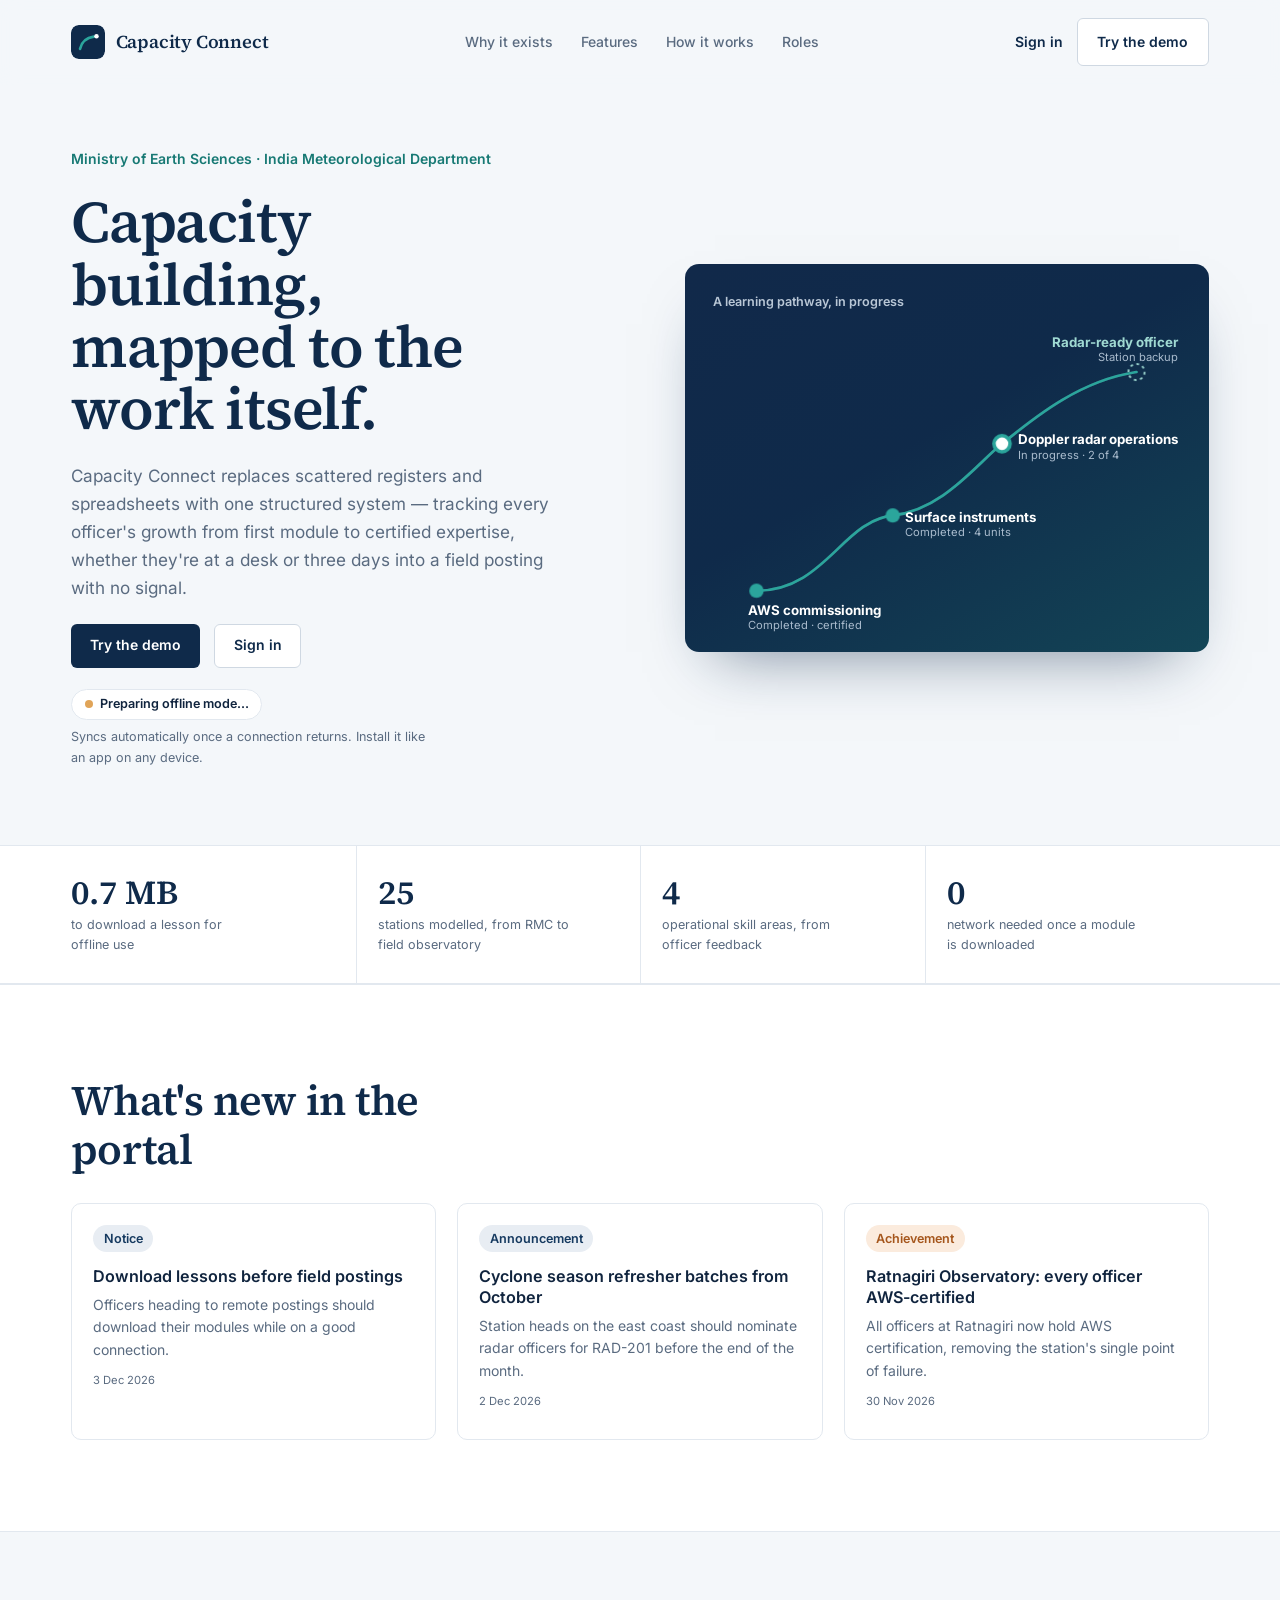
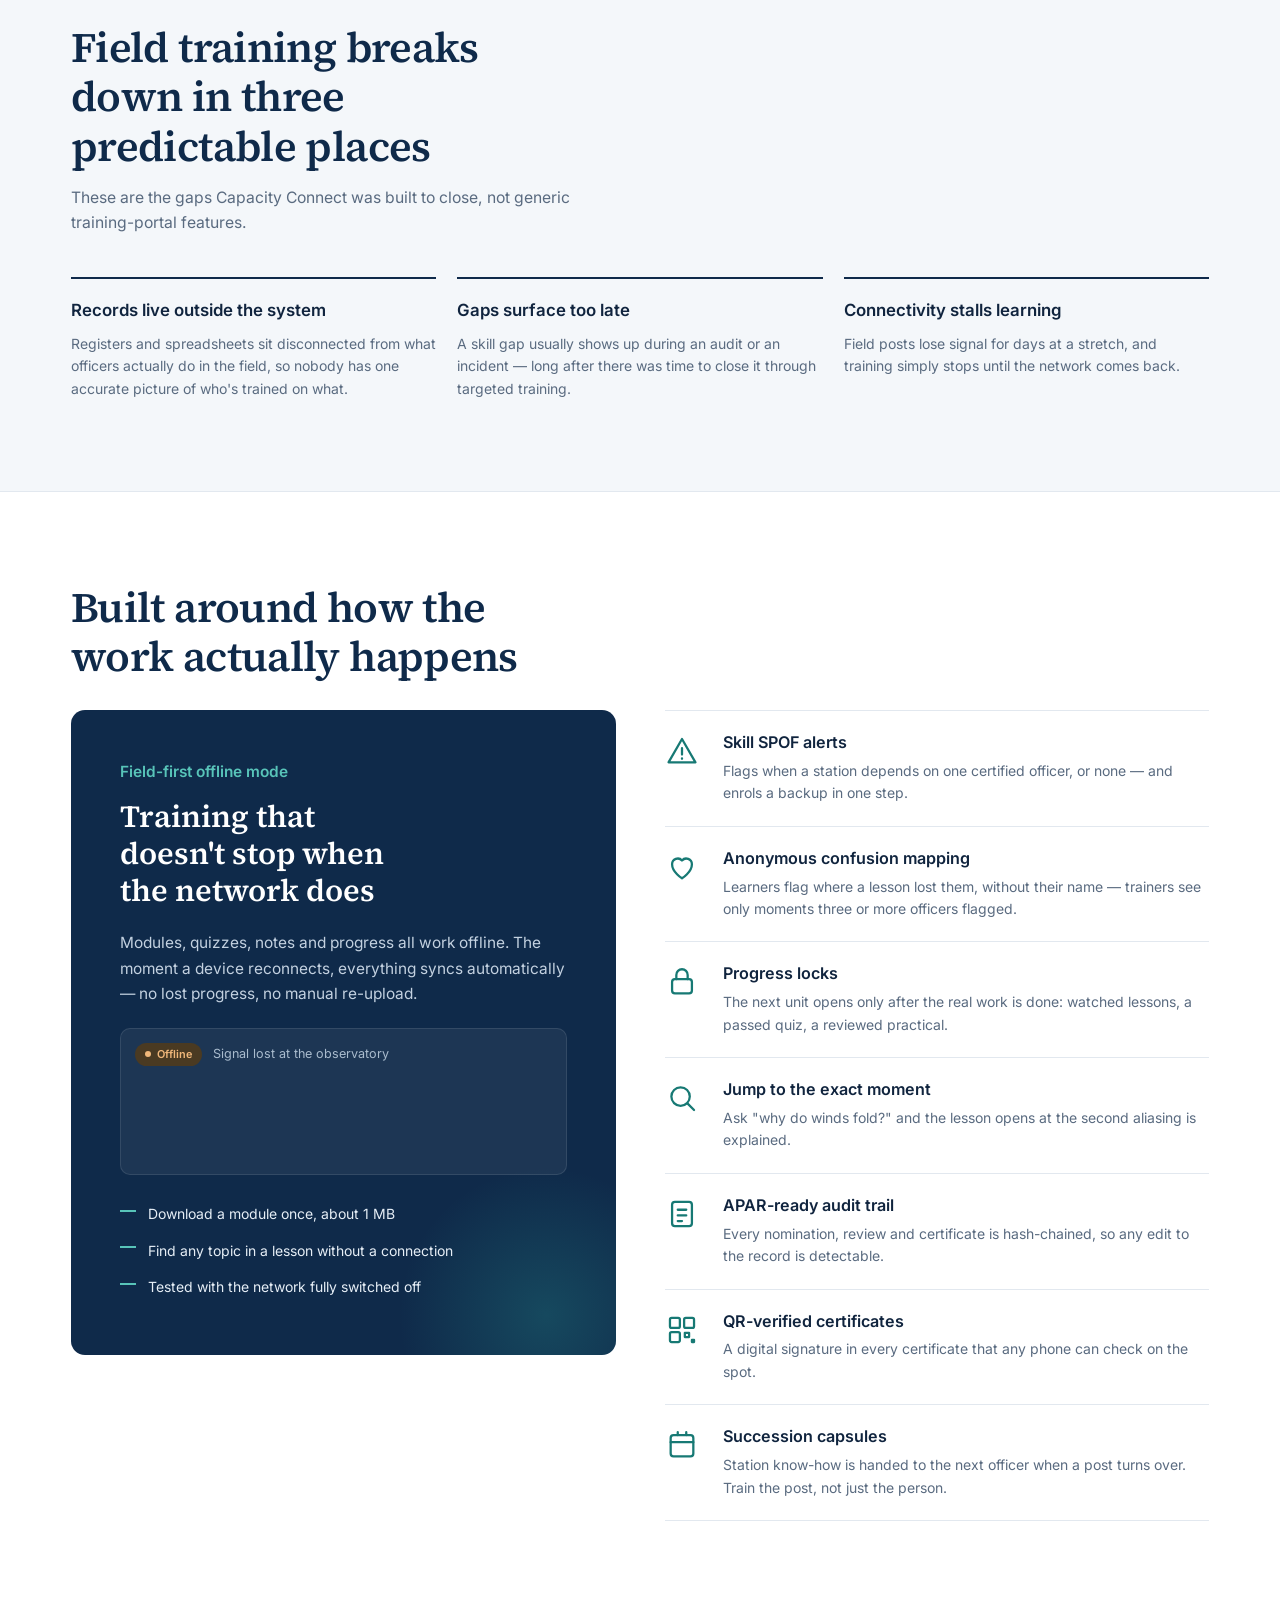
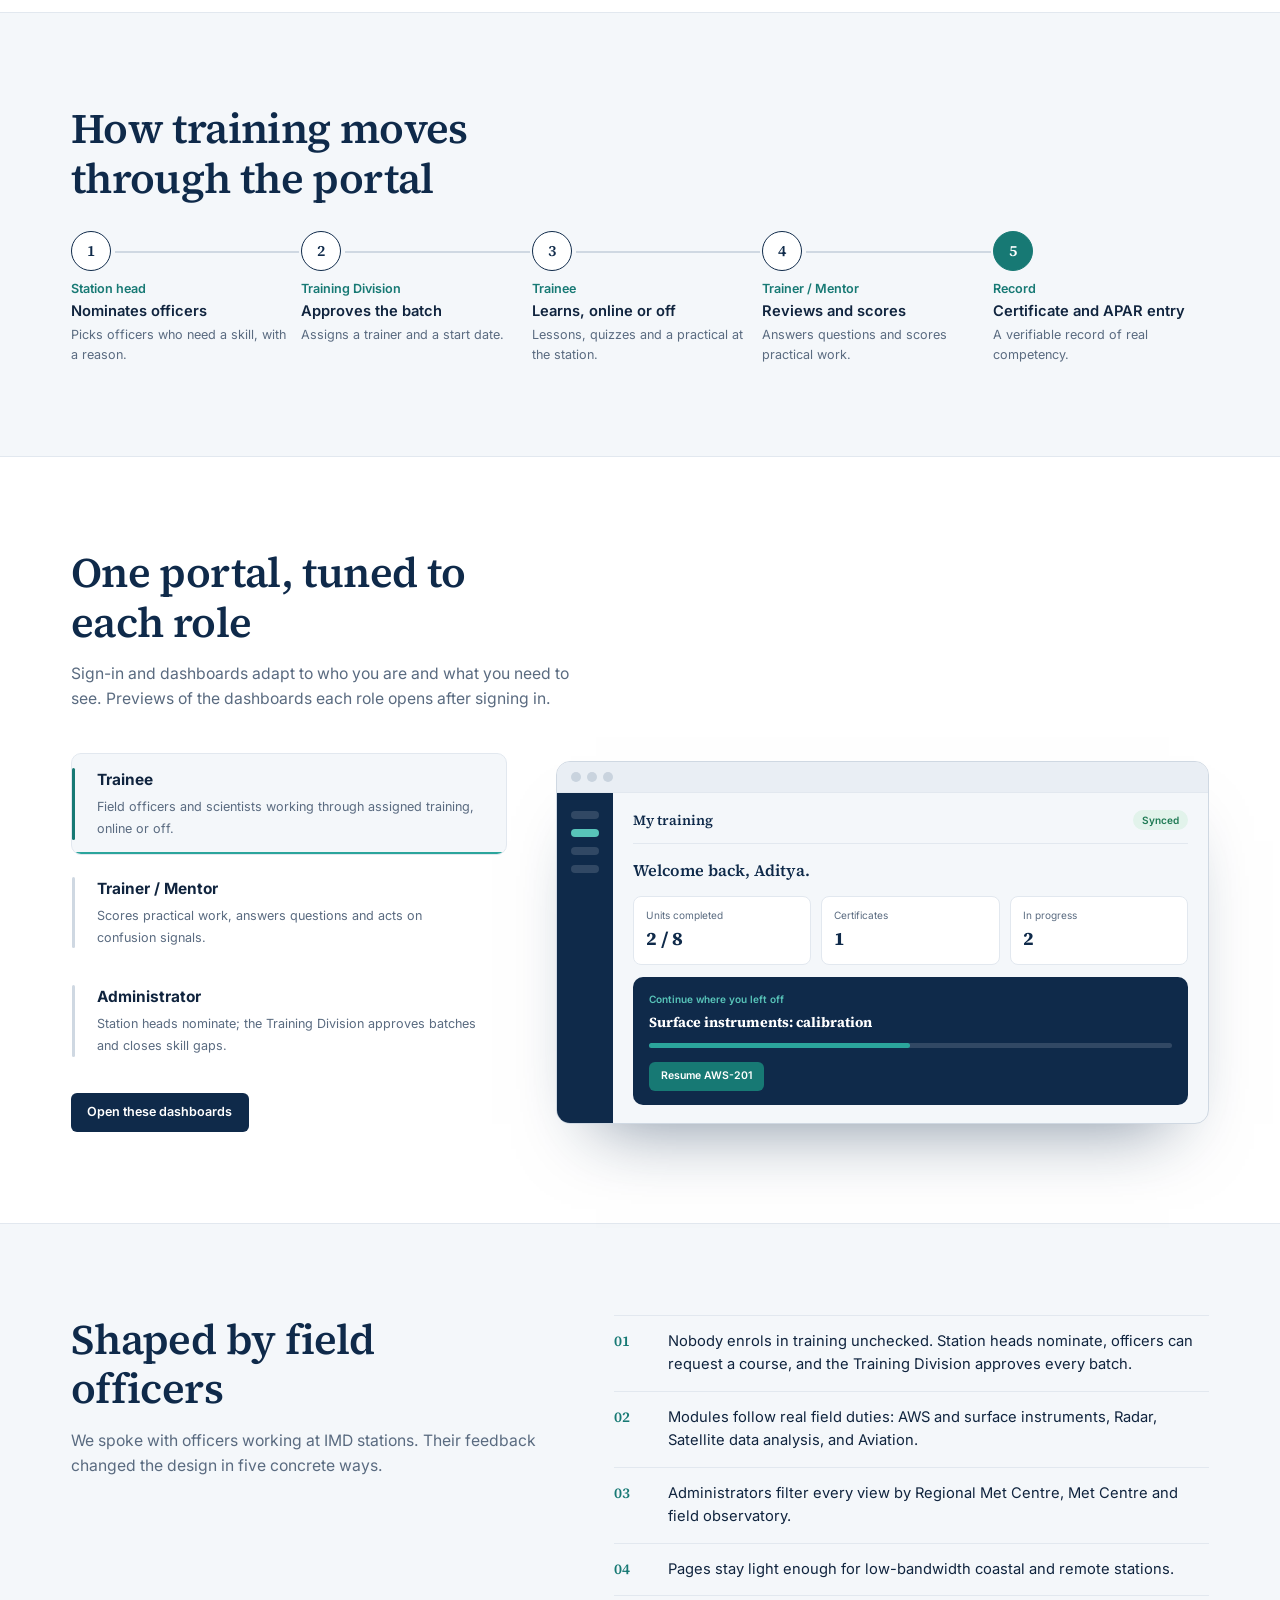
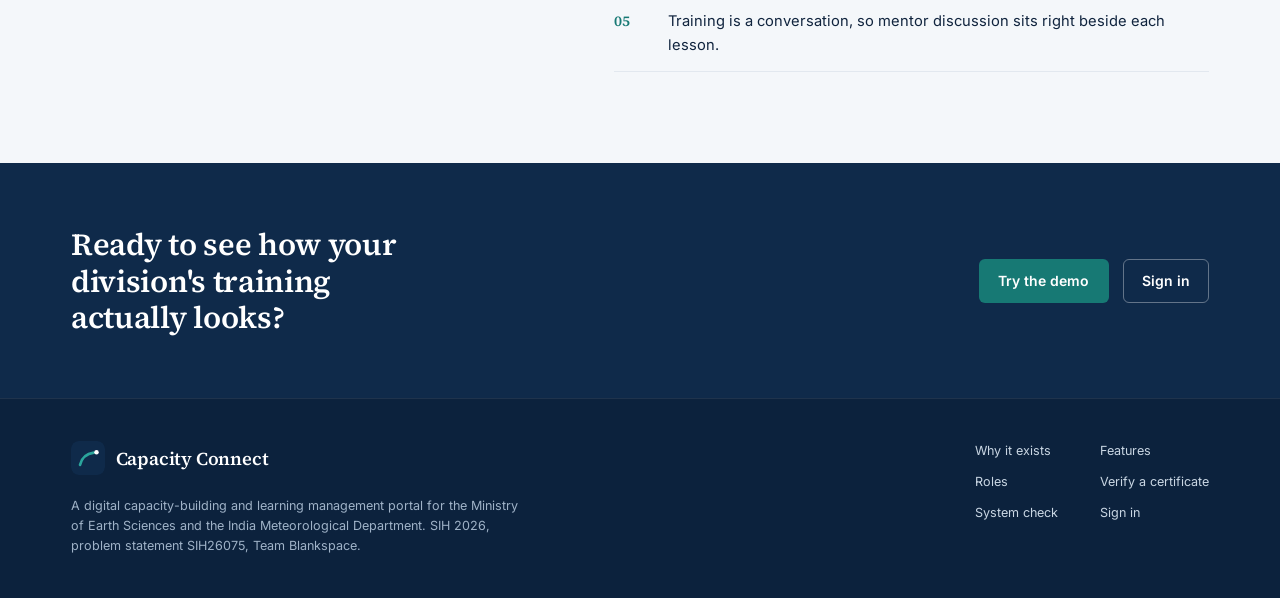
<file: index.html>
<!doctype html>
<html lang="en-IN">
<head>
  <meta charset="utf-8">
  <meta http-equiv="Content-Security-Policy" content="default-src 'self'; script-src 'self'; style-src 'self' 'unsafe-inline'; img-src 'self' data: blob:; media-src 'self' blob:; font-src 'self'; connect-src 'self'; worker-src 'self'; manifest-src 'self'; object-src 'none'; base-uri 'self'; form-action 'self'">
  <meta name="viewport" content="width=device-width, initial-scale=1">
  <meta name="theme-color" content="#0F2A4A">
  <meta name="description" content="Capacity Connect is the digital capacity-building and learning management portal for the Ministry of Earth Sciences and India Meteorological Department. Works offline at remote stations.">
  <title>Capacity Connect — Digital Capacity Building Portal</title>
  <link rel="manifest" href="manifest.json">
  <link rel="icon" href="assets/icons/favicon-64.png">
  <link rel="apple-touch-icon" href="assets/icons/apple-touch-icon.png">
  <link rel="stylesheet" href="css/theme.css">
  <link rel="stylesheet" href="css/landing.css">
  <script src="js/early.js"></script>
</head>
<body class="landing">

<header class="site-header" id="site-header">
  <div class="container header-inner">
    <a class="brand" href="index.html"><img src="assets/icons/mark.svg" alt="">Capacity Connect</a>
    <nav class="header-nav" id="header-nav" aria-label="Sections">
      <a href="#problem">Why it exists</a>
      <a href="#features">Features</a>
      <a href="#how">How it works</a>
      <a href="#roles">Roles</a>
    </nav>
    <div class="header-actions">
      <button class="btn btn-secondary" id="install-btn" hidden>Install app</button>
      <a class="header-signin" href="login.html">Sign in</a>
      <a class="btn btn-secondary btn-header" href="login.html#demo">Try the demo</a>
      <button class="nav-toggle" id="nav-toggle" type="button" aria-label="Open menu" aria-controls="header-nav" aria-expanded="false">
        <svg viewBox="0 0 24 24" width="22" height="22" fill="none" stroke="currentColor" stroke-width="1.8" stroke-linecap="round" aria-hidden="true"><path d="M4 7h16M4 12h16M4 17h16"/></svg>
      </button>
    </div>
  </div>
</header>

<main>
<!-- ================= HERO ================= -->
<section class="hero">
  <div class="container hero-grid">
    <div class="hero-copy">
      <p class="eyebrow up up-1">Ministry of Earth Sciences · India Meteorological Department</p>
      <h1>Capacity building, mapped to the work itself.</h1>
      <p class="lede">Capacity Connect replaces scattered registers and spreadsheets with one structured system — tracking every officer's growth from first module to certified expertise, whether they're at a desk or three days into a field posting with no signal.</p>
      <div class="hero-actions up up-4">
        <a class="btn btn-navy btn-lg" href="login.html#demo">Try the demo</a>
        <a class="btn btn-secondary btn-lg" href="login.html">Sign in</a>
      </div>
      <p class="hero-note up up-5">
        <a class="offline-status" id="offline-status" href="status.html"><span class="dot" aria-hidden="true"></span><span id="offline-status-text">Checking offline readiness…</span></a>
        <span>Syncs automatically once a connection returns. Install it like an app on any device.</span>
      </p>
    </div>

    <!-- A learning pathway, drawn from the demo's real modules -->
    <figure class="pathway up up-3" aria-label="Example learning pathway">
      <figcaption>A learning pathway, in progress</figcaption>
      <svg class="path-svg" viewBox="0 0 520 330" fill="none" aria-hidden="true">
        <path class="path-base" d="M44 292 C 120 292, 140 214, 196 208 S 290 150, 318 128 S 400 58, 468 48"/>
        <path class="path-line" d="M44 292 C 120 292, 140 214, 196 208 S 290 150, 318 128 S 400 58, 468 48"/>
        <circle class="node node-1" cx="44" cy="292" r="8"/>
        <circle class="node node-2" cx="196" cy="208" r="8"/>
        <circle class="node node-3 is-current" cx="318" cy="128" r="9"/>
        <circle class="node node-4 is-goal" cx="468" cy="48" r="9"/>
      </svg>
      <ul class="path-labels">
        <li class="pl-1"><b>AWS commissioning</b><span>Completed · certified</span></li>
        <li class="pl-2"><b>Surface instruments</b><span>Completed · 4 units</span></li>
        <li class="pl-3"><b>Doppler radar operations</b><span>In progress · 2 of 4</span></li>
        <li class="pl-4"><b>Radar-ready officer</b><span>Station backup</span></li>
      </ul>
    </figure>
  </div>
</section>

<!-- ================= FACTS ================= -->
<section class="facts" aria-label="The prototype in numbers">
  <div class="container facts-inner">
    <div class="fact reveal"><b>0.7 MB</b><span>to download a lesson for offline use</span></div>
    <div class="fact reveal"><b>25</b><span>stations modelled, from RMC to field observatory</span></div>
    <div class="fact reveal"><b>4</b><span>operational skill areas, from officer feedback</span></div>
    <div class="fact reveal"><b>0</b><span>network needed once a module is downloaded</span></div>
  </div>
</section>

<!-- ================= UPDATES ================= -->
<section class="section section-white" aria-labelledby="h-updates">
  <div class="container">
    <h2 id="h-updates" class="section-title reveal">What's new in the portal</h2>
    <div class="cards-3" id="news-list">
      <article class="news reveal">
        <span class="tag tag-green">New content</span>
        <h3>Doppler Weather Radar operations</h3>
        <p>Open for nomination under Radar, with a practical task scored by a mentor.</p>
      </article>
      <article class="news reveal">
        <span class="tag tag-amber">Now live</span>
        <h3>QR-verified certificates</h3>
        <p>Every certificate carries a digital signature any phone can check, even offline.</p>
      </article>
      <article class="news reveal">
        <span class="tag tag-slate">Field update</span>
        <h3>Download lessons for remote postings</h3>
        <p>Save a module once and it plays, searches and tracks progress with no network.</p>
      </article>
    </div>
  </div>
</section>

<!-- ================= PROBLEM ================= -->
<section class="section" id="problem" aria-labelledby="h-problem">
  <div class="container">
    <div class="section-head reveal">
      <h2 id="h-problem" class="section-title">Field training breaks down in three predictable places</h2>
      <p class="section-sub">These are the gaps Capacity Connect was built to close, not generic training-portal features.</p>
    </div>
    <div class="cards-3 ruled">
      <article class="reveal">
        <h3>Records live outside the system</h3>
        <p>Registers and spreadsheets sit disconnected from what officers actually do in the field, so nobody has one accurate picture of who's trained on what.</p>
      </article>
      <article class="reveal">
        <h3>Gaps surface too late</h3>
        <p>A skill gap usually shows up during an audit or an incident — long after there was time to close it through targeted training.</p>
      </article>
      <article class="reveal">
        <h3>Connectivity stalls learning</h3>
        <p>Field posts lose signal for days at a stretch, and training simply stops until the network comes back.</p>
      </article>
    </div>
  </div>
</section>

<!-- ================= FEATURES ================= -->
<section class="section section-white" id="features" aria-labelledby="h-features">
  <div class="container">
    <h2 id="h-features" class="section-title reveal">Built around how the work actually happens</h2>
    <div class="feature-grid">
      <article class="feature-hero reveal">
        <p class="eyebrow">Field-first offline mode</p>
        <h3>Training that doesn't stop when the network does</h3>
        <p>Modules, quizzes, notes and progress all work offline. The moment a device reconnects, everything syncs automatically — no lost progress, no manual re-upload.</p>
        <div class="sync-demo" aria-hidden="true">
          <div class="sd-row"><span class="sd-pill" id="sd-pill">Synced</span><span class="sd-note" id="sd-note">Officer at Ratnagiri, network available</span></div>
          <ol class="sd-queue" id="sd-queue"></ol>
        </div>
        <ul class="hero-points">
          <li>Download a module once, about 1 MB</li>
          <li>Find any topic in a lesson without a connection</li>
          <li>Tested with the network fully switched off</li>
        </ul>
      </article>
      <ul class="feature-list">
        <li class="reveal">
          <svg viewBox="0 0 24 24" aria-hidden="true"><path d="M12 3.5L21.5 20h-19z"/><path d="M12 10v4.5M12 17.2v.3"/></svg>
          <div><h3>Skill SPOF alerts</h3><p>Flags when a station depends on one certified officer, or none — and enrols a backup in one step.</p></div>
        </li>
        <li class="reveal">
          <svg viewBox="0 0 24 24" aria-hidden="true"><path d="M12 20s-7-4.4-7-10a4 4 0 0 1 7-2.6A4 4 0 0 1 19 10c0 5.6-7 10-7 10z"/></svg>
          <div><h3>Anonymous confusion mapping</h3><p>Learners flag where a lesson lost them, without their name — trainers see only moments three or more officers flagged.</p></div>
        </li>
        <li class="reveal">
          <svg viewBox="0 0 24 24" aria-hidden="true"><rect x="5" y="10" width="14" height="10" rx="2"/><path d="M8 10V7a4 4 0 0 1 8 0v3"/></svg>
          <div><h3>Progress locks</h3><p>The next unit opens only after the real work is done: watched lessons, a passed quiz, a reviewed practical.</p></div>
        </li>
        <li class="reveal">
          <svg viewBox="0 0 24 24" aria-hidden="true"><circle cx="11" cy="11" r="6.5"/><path d="M16 16l4.5 4.5"/></svg>
          <div><h3>Jump to the exact moment</h3><p>Ask "why do winds fold?" and the lesson opens at the second aliasing is explained.</p></div>
        </li>
        <li class="reveal">
          <svg viewBox="0 0 24 24" aria-hidden="true"><rect x="5" y="3.5" width="14" height="17" rx="2"/><path d="M9 9h6M9 13h6M9 17h3"/></svg>
          <div><h3>APAR-ready audit trail</h3><p>Every nomination, review and certificate is hash-chained, so any edit to the record is detectable.</p></div>
        </li>
        <li class="reveal">
          <svg viewBox="0 0 24 24" aria-hidden="true"><rect x="3.5" y="3.5" width="7" height="7" rx="1.2"/><rect x="13.5" y="3.5" width="7" height="7" rx="1.2"/><rect x="3.5" y="13.5" width="7" height="7" rx="1.2"/><path d="M14 14h3v3h-3zM19 19h1.5v1.5H19z"/></svg>
          <div><h3>QR-verified certificates</h3><p>A digital signature in every certificate that any phone can check on the spot.</p></div>
        </li>
        <li class="reveal">
          <svg viewBox="0 0 24 24" aria-hidden="true"><rect x="4" y="5" width="16" height="15" rx="2"/><path d="M4 10h16M9 5V3M15 5V3"/></svg>
          <div><h3>Succession capsules</h3><p>Station know-how is handed to the next officer when a post turns over. Train the post, not just the person.</p></div>
        </li>
      </ul>
    </div>
  </div>
</section>

<!-- ================= FLOW ================= -->
<section class="section" id="how" aria-labelledby="h-how">
  <div class="container">
    <h2 id="h-how" class="section-title reveal">How training moves through the portal</h2>
    <ol class="flow" id="flow">
      <li class="reveal"><span class="flow-role">Station head</span><h3>Nominates officers</h3><p>Picks officers who need a skill, with a reason.</p></li>
      <li class="reveal"><span class="flow-role">Training Division</span><h3>Approves the batch</h3><p>Assigns a trainer and a start date.</p></li>
      <li class="reveal"><span class="flow-role">Trainee</span><h3>Learns, online or off</h3><p>Lessons, quizzes and a practical at the station.</p></li>
      <li class="reveal"><span class="flow-role">Trainer / Mentor</span><h3>Reviews and scores</h3><p>Answers questions and scores practical work.</p></li>
      <li class="reveal"><span class="flow-role">Record</span><h3>Certificate and APAR entry</h3><p>A verifiable record of real competency.</p></li>
    </ol>
  </div>
</section>

<!-- ================= ROLES / PRODUCT PREVIEW ================= -->
<section class="section section-white" id="roles" aria-labelledby="h-roles">
  <div class="container">
    <div class="section-head reveal">
      <h2 id="h-roles" class="section-title">One portal, tuned to each role</h2>
      <p class="section-sub">Sign-in and dashboards adapt to who you are and what you need to see. Previews of the dashboards each role opens after signing in.</p>
    </div>
    <div class="showcase reveal">
      <div class="tabs-col">
        <div class="role-tabs" role="tablist" aria-label="Roles">
          <button class="role-tab" role="tab" id="tab-trainee" aria-controls="pv-trainee" aria-selected="true">
            <b>Trainee</b><span>Field officers and scientists working through assigned training, online or off.</span>
          </button>
          <button class="role-tab" role="tab" id="tab-mentor" aria-controls="pv-mentor" aria-selected="false" tabindex="-1">
            <b>Trainer / Mentor</b><span>Scores practical work, answers questions and acts on confusion signals.</span>
          </button>
          <button class="role-tab" role="tab" id="tab-admin" aria-controls="pv-admin" aria-selected="false" tabindex="-1">
            <b>Administrator</b><span>Station heads nominate; the Training Division approves batches and closes skill gaps.</span>
          </button>
        </div>
        <a class="btn btn-navy" href="login.html#demo">Open these dashboards</a>
      </div>

      <div class="preview" aria-live="polite">
        <div class="pv-window">
          <div class="pv-chrome"><span></span><span></span><span></span></div>
          <div class="pv-body">
            <div class="pv-side"><i></i><i class="on"></i><i></i><i></i></div>

            <div class="pv-screen" id="pv-trainee" role="tabpanel" aria-labelledby="tab-trainee">
              <div class="pv-top"><b>My training</b><em class="pv-sync">Synced</em></div>
              <p class="pv-hello">Welcome back, Aditya.</p>
              <div class="pv-stats"><div><span>Units completed</span><b>2 / 8</b></div><div><span>Certificates</span><b>1</b></div><div><span>In progress</span><b>2</b></div></div>
              <div class="pv-spot"><small>Continue where you left off</small><b>Surface instruments: calibration</b><div class="pv-bar"><i style="width:50%"></i></div><span class="pv-btn">Resume AWS-201</span></div>
            </div>

            <div class="pv-screen" id="pv-mentor" role="tabpanel" aria-labelledby="tab-mentor" hidden>
              <div class="pv-top"><b>Mentor dashboard</b><em class="pv-sync">Synced</em></div>
              <p class="pv-hello">Welcome back, Anil.</p>
              <div class="pv-stats"><div><span>To review</span><b>1</b></div><div><span>Questions</span><b>1</b></div><div><span>Officers</span><b>3</b></div></div>
              <div class="pv-spot is-warn"><small>Where your batch is getting stuck</small><b>Radial velocity and aliasing at 2:10</b><span class="pv-meta">Flagged anonymously by 5 officers</span><span class="pv-btn">Post a clarification</span></div>
            </div>

            <div class="pv-screen" id="pv-admin" role="tabpanel" aria-labelledby="tab-admin" hidden>
              <div class="pv-top"><b>Nominations</b><em class="pv-sync">Synced</em></div>
              <p class="pv-hello">All regions.</p>
              <div class="pv-stats"><div><span>Waiting</span><b>8</b></div><div><span>Batches</span><b>2</b></div><div><span>In training</span><b>6</b></div></div>
              <div class="pv-spot is-warn"><small>Skill gap alert</small><b>Kochi Radar Station has no radar-certified officer</b><span class="pv-meta">Assign backup training in one step</span><span class="pv-btn">Review skill coverage</span></div>
            </div>
          </div>
        </div>
      </div>
    </div>
  </div>
</section>

<!-- ================= FIELD OFFICERS ================= -->
<section class="section" aria-labelledby="h-field">
  <div class="container field-grid">
    <div class="reveal">
      <h2 id="h-field" class="section-title">Shaped by field officers</h2>
      <p class="section-sub">We spoke with officers working at IMD stations. Their feedback changed the design in five concrete ways.</p>
    </div>
    <ol class="field-list">
      <li class="reveal">Nobody enrols in training unchecked. Station heads nominate, officers can request a course, and the Training Division approves every batch.</li>
      <li class="reveal">Modules follow real field duties: AWS and surface instruments, Radar, Satellite data analysis, and Aviation.</li>
      <li class="reveal">Administrators filter every view by Regional Met Centre, Met Centre and field observatory.</li>
      <li class="reveal">Pages stay light enough for low-bandwidth coastal and remote stations.</li>
      <li class="reveal">Training is a conversation, so mentor discussion sits right beside each lesson.</li>
    </ol>
  </div>
</section>

<!-- ================= CTA ================= -->
<section class="cta" aria-labelledby="h-cta">
  <div class="container cta-inner reveal">
    <h2 id="h-cta">Ready to see how your division's training actually looks?</h2>
    <div class="cta-actions">
      <a class="btn btn-primary btn-lg" href="login.html#demo">Try the demo</a>
      <a class="btn btn-on-dark btn-lg" href="login.html">Sign in</a>
    </div>
  </div>
</section>
</main>

<footer class="site-footer">
  <div class="container footer-inner">
    <div>
      <a class="brand brand-light" href="index.html"><img src="assets/icons/mark.svg" alt="">Capacity Connect</a>
      <p>A digital capacity-building and learning management portal for the Ministry of Earth Sciences and the India Meteorological Department. SIH 2026, problem statement SIH26075, Team Blankspace.</p>
    </div>
    <nav class="footer-nav" aria-label="Footer">
      <a href="#problem">Why it exists</a>
      <a href="#features">Features</a>
      <a href="#roles">Roles</a>
      <a href="verify.html">Verify a certificate</a>
      <a href="status.html">System check</a>
      <a href="login.html">Sign in</a>
    </nav>
  </div>
</footer>

<script type="module" src="js/pages/landing.js"></script>
</body>
</html>
</file>
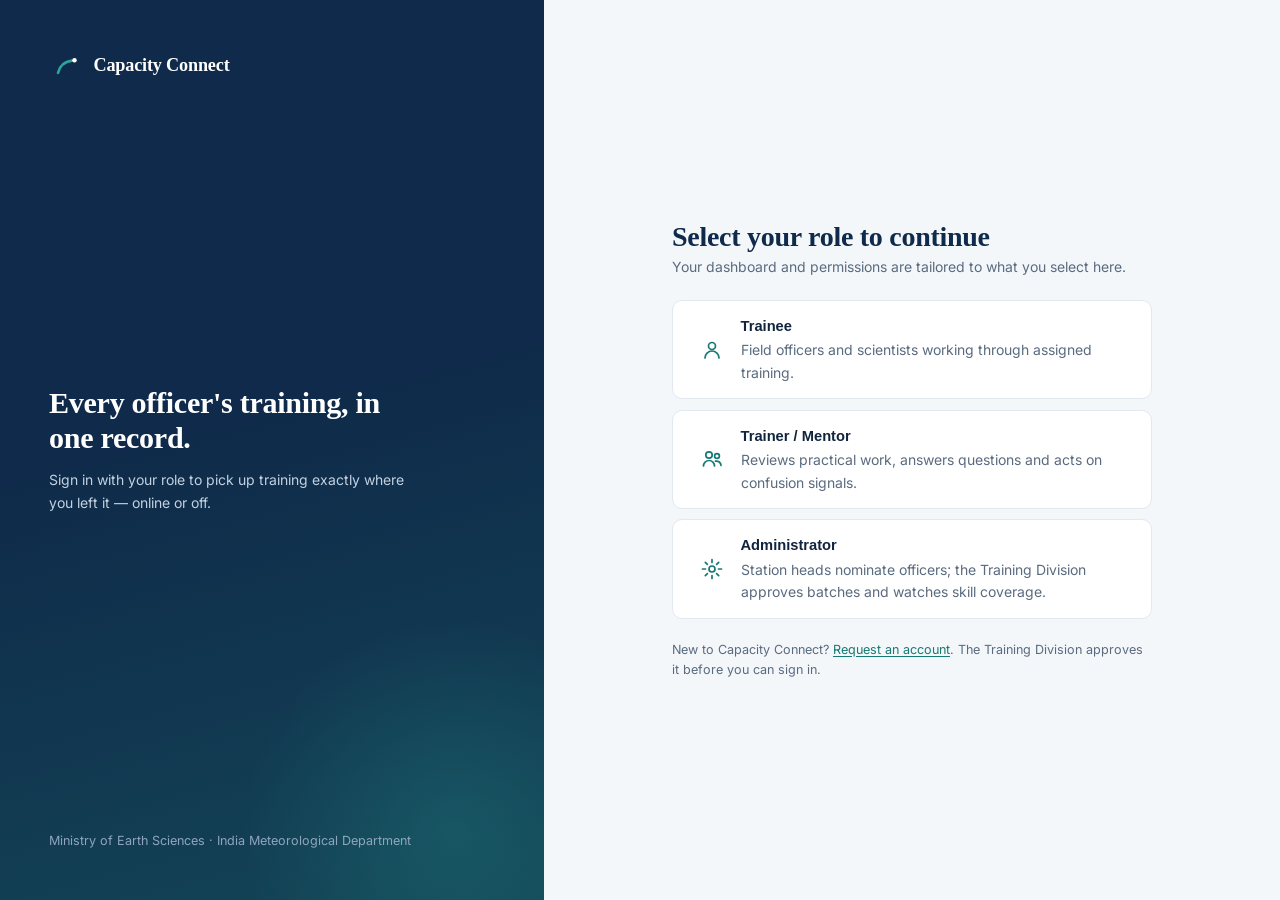
<file: admin.html>
<!doctype html>
<html lang="en-IN">
<head>
  <meta charset="utf-8">
  <meta http-equiv="Content-Security-Policy" content="default-src 'self'; script-src 'self'; style-src 'self' 'unsafe-inline'; img-src 'self' data: blob:; media-src 'self' blob:; font-src 'self'; connect-src 'self'; worker-src 'self'; manifest-src 'self'; object-src 'none'; base-uri 'self'; form-action 'self'">
  <meta name="viewport" content="width=device-width, initial-scale=1">
  <meta name="theme-color" content="#0E2A47">
  <title>Nominations · Capacity Connect</title>
  <link rel="manifest" href="manifest.json">
  <link rel="icon" href="assets/icons/favicon-64.png">
  <link rel="apple-touch-icon" href="assets/icons/apple-touch-icon.png">
  <link rel="stylesheet" href="css/theme.css">
  <link rel="stylesheet" href="css/admin.css">
</head>
<body>
  <header id="app-header" class="app-header"></header>

  <main class="container page">
    <div class="page-head">
      <h1 id="page-title">Nominations</h1>
      <p id="scope-line"></p>
    </div>
    <div id="view" aria-live="polite"></div>
  </main>

  <!-- Approve into batch -->
  <dialog class="modal" id="approve-dialog" aria-labelledby="approve-title">
    <form id="approve-form">
      <div class="modal-body">
        <h2 id="approve-title">Approve nominations</h2>
        <p class="muted small" id="approve-module"></p>

        <fieldset class="choice" id="existing-choice">
          <label class="choice-row">
            <input type="radio" name="batchMode" value="existing" checked>
            <span>Add to an existing batch</span>
          </label>
          <div class="choice-body">
            <select class="input" id="existing-batch" aria-label="Existing batch"></select>
          </div>
        </fieldset>

        <fieldset class="choice">
          <label class="choice-row">
            <input type="radio" name="batchMode" value="new" id="new-batch-radio">
            <span>Start a new batch</span>
          </label>
          <div class="choice-body new-batch-fields">
            <div class="field">
              <label for="batch-start">Start date</label>
              <input class="input" type="date" id="batch-start">
            </div>
            <div class="field">
              <label for="batch-trainer">Trainer</label>
              <select class="input" id="batch-trainer"></select>
              <span class="field-hint">Ranked by the trainer competency map: expertise plus teaching record.</span>
            </div>
          </div>
        </fieldset>
        <p class="field-error" id="approve-error" role="alert"></p>
      </div>
      <div class="modal-actions">
        <button type="button" class="btn btn-secondary" data-close>Cancel</button>
        <button type="submit" class="btn btn-primary" id="approve-submit">Approve</button>
      </div>
    </form>
  </dialog>

  <!-- Reject -->
  <dialog class="modal" id="reject-dialog" aria-labelledby="reject-title">
    <form id="reject-form">
      <div class="modal-body">
        <h2 id="reject-title">Reject nomination</h2>
        <p class="muted small" id="reject-who"></p>
        <div class="field">
          <label for="reject-reason">Reason for the station head</label>
          <textarea class="input" id="reject-reason" rows="3" placeholder="e.g. Batch full this quarter. Please renominate for January."></textarea>
        </div>
        <p class="field-error" id="reject-error" role="alert"></p>
      </div>
      <div class="modal-actions">
        <button type="button" class="btn btn-secondary" data-close>Cancel</button>
        <button type="submit" class="btn btn-danger">Reject nomination</button>
      </div>
    </form>
  </dialog>

  <script type="module" src="js/pages/admin.js"></script>
</body>
</html>
</file>
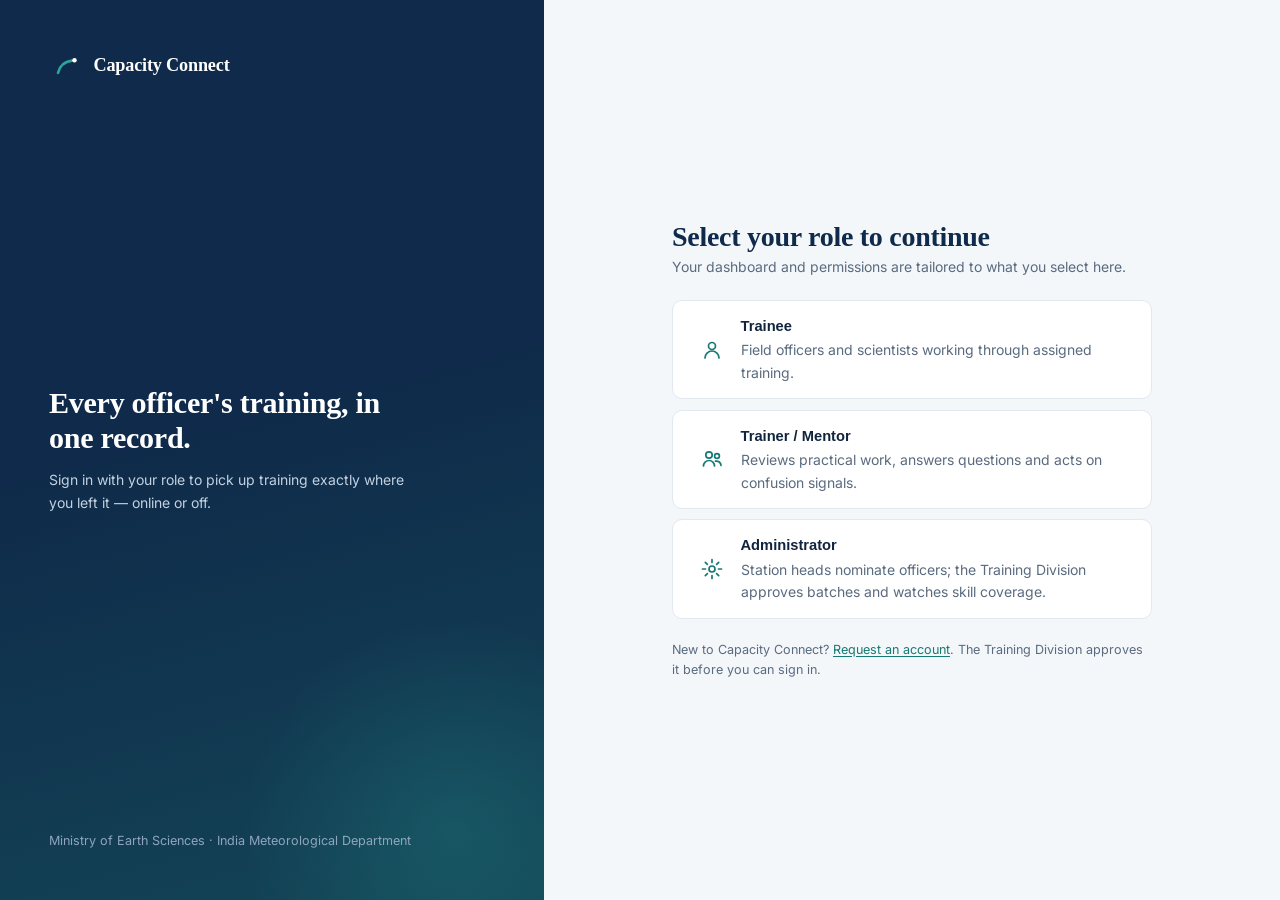
<file: announcements.html>
<!doctype html>
<html lang="en-IN">
<head>
  <meta charset="utf-8">
  <meta http-equiv="Content-Security-Policy" content="default-src 'self'; script-src 'self'; style-src 'self' 'unsafe-inline'; img-src 'self' data: blob:; media-src 'self' blob:; font-src 'self'; connect-src 'self'; worker-src 'self'; manifest-src 'self'; object-src 'none'; base-uri 'self'; form-action 'self'">
  <meta name="viewport" content="width=device-width, initial-scale=1">
  <meta name="theme-color" content="#0F2A4A">
  <title>Announcements — Capacity Connect</title>
  <link rel="manifest" href="manifest.json">
  <link rel="icon" href="assets/icons/favicon-64.png">
  <link rel="apple-touch-icon" href="assets/icons/apple-touch-icon.png">
  <link rel="stylesheet" href="css/theme.css">
  <link rel="stylesheet" href="css/portal.css">
</head>
<body>
  <header id="app-header"></header>
  <main class="container page">
    <div class="page-head">
      <h1 id="page-title">Announcements</h1>
      <p id="page-sub">Publish notices, announcements, achievements and new content to the homepage and every officer's notifications.</p>
    </div>
    <div id="view" aria-live="polite"></div>
  </main>

  <script type="module" src="js/pages/announcements.js"></script>
</body>
</html>
</file>
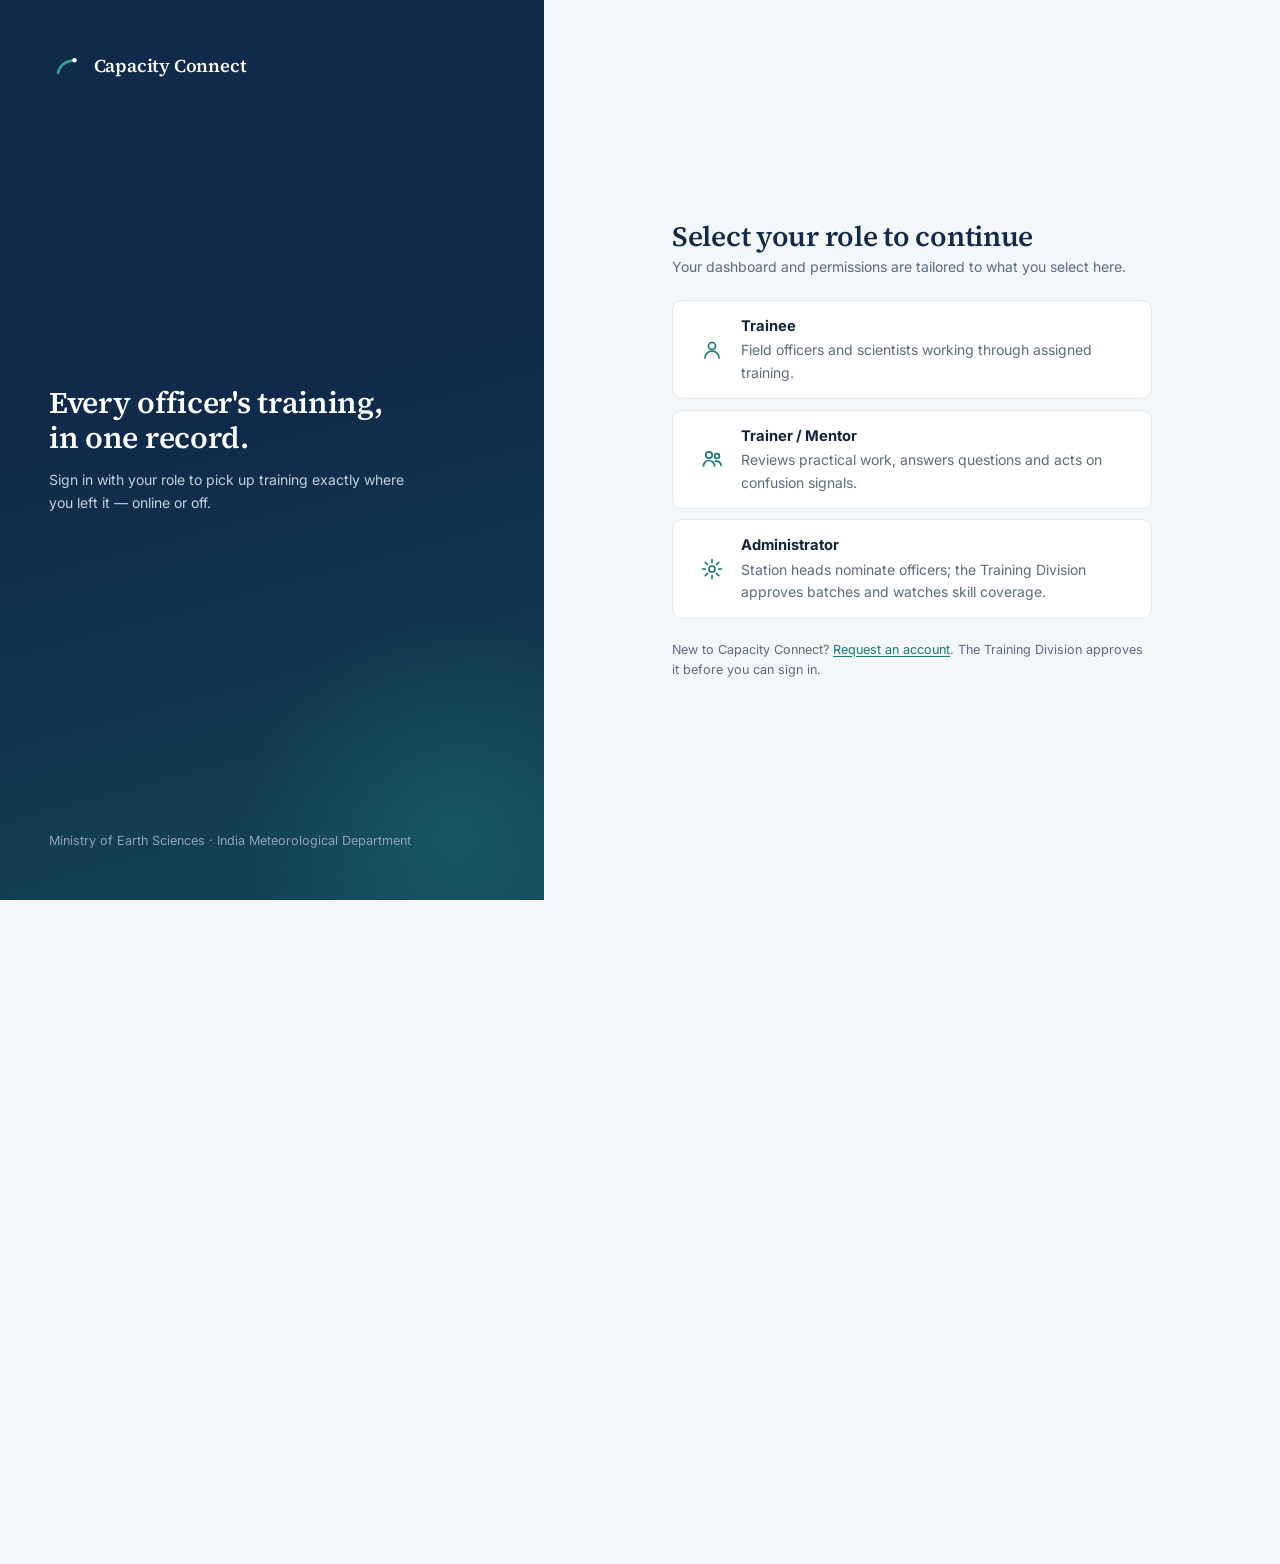
<file: apar.html>
<!doctype html>
<html lang="en-IN">
<head>
  <meta charset="utf-8">
  <meta http-equiv="Content-Security-Policy" content="default-src 'self'; script-src 'self'; style-src 'self' 'unsafe-inline'; img-src 'self' data: blob:; media-src 'self' blob:; font-src 'self'; connect-src 'self'; worker-src 'self'; manifest-src 'self'; object-src 'none'; base-uri 'self'; form-action 'self'">
  <meta name="viewport" content="width=device-width, initial-scale=1">
  <meta name="theme-color" content="#0F2A4A">
  <title>APAR training report — Capacity Connect</title>
  <link rel="manifest" href="manifest.json">
  <link rel="icon" href="assets/icons/favicon-64.png">
  <link rel="stylesheet" href="css/theme.css">
  <link rel="stylesheet" href="css/portal.css">
  <link rel="stylesheet" href="css/apar.css">
</head>
<body>
  <header id="app-header"></header>
  <main class="container page">
    <div class="page-head no-print">
      <h1 id="page-title">APAR training report</h1>
      <p id="page-sub">Training and competency record for the appraisal year, drawn from the portal's tamper-evident record.</p>
    </div>
    <div class="apar-actions no-print"><button class="btn btn-primary" type="button" id="print-btn">Print or save as PDF</button>
      <a class="btn btn-secondary" id="back-link" href="trainee.html">Back</a></div>
    <div id="view" aria-live="polite"></div>
  </main>
  <script type="module" src="js/pages/apar.js"></script>
</body>
</html>
</file>
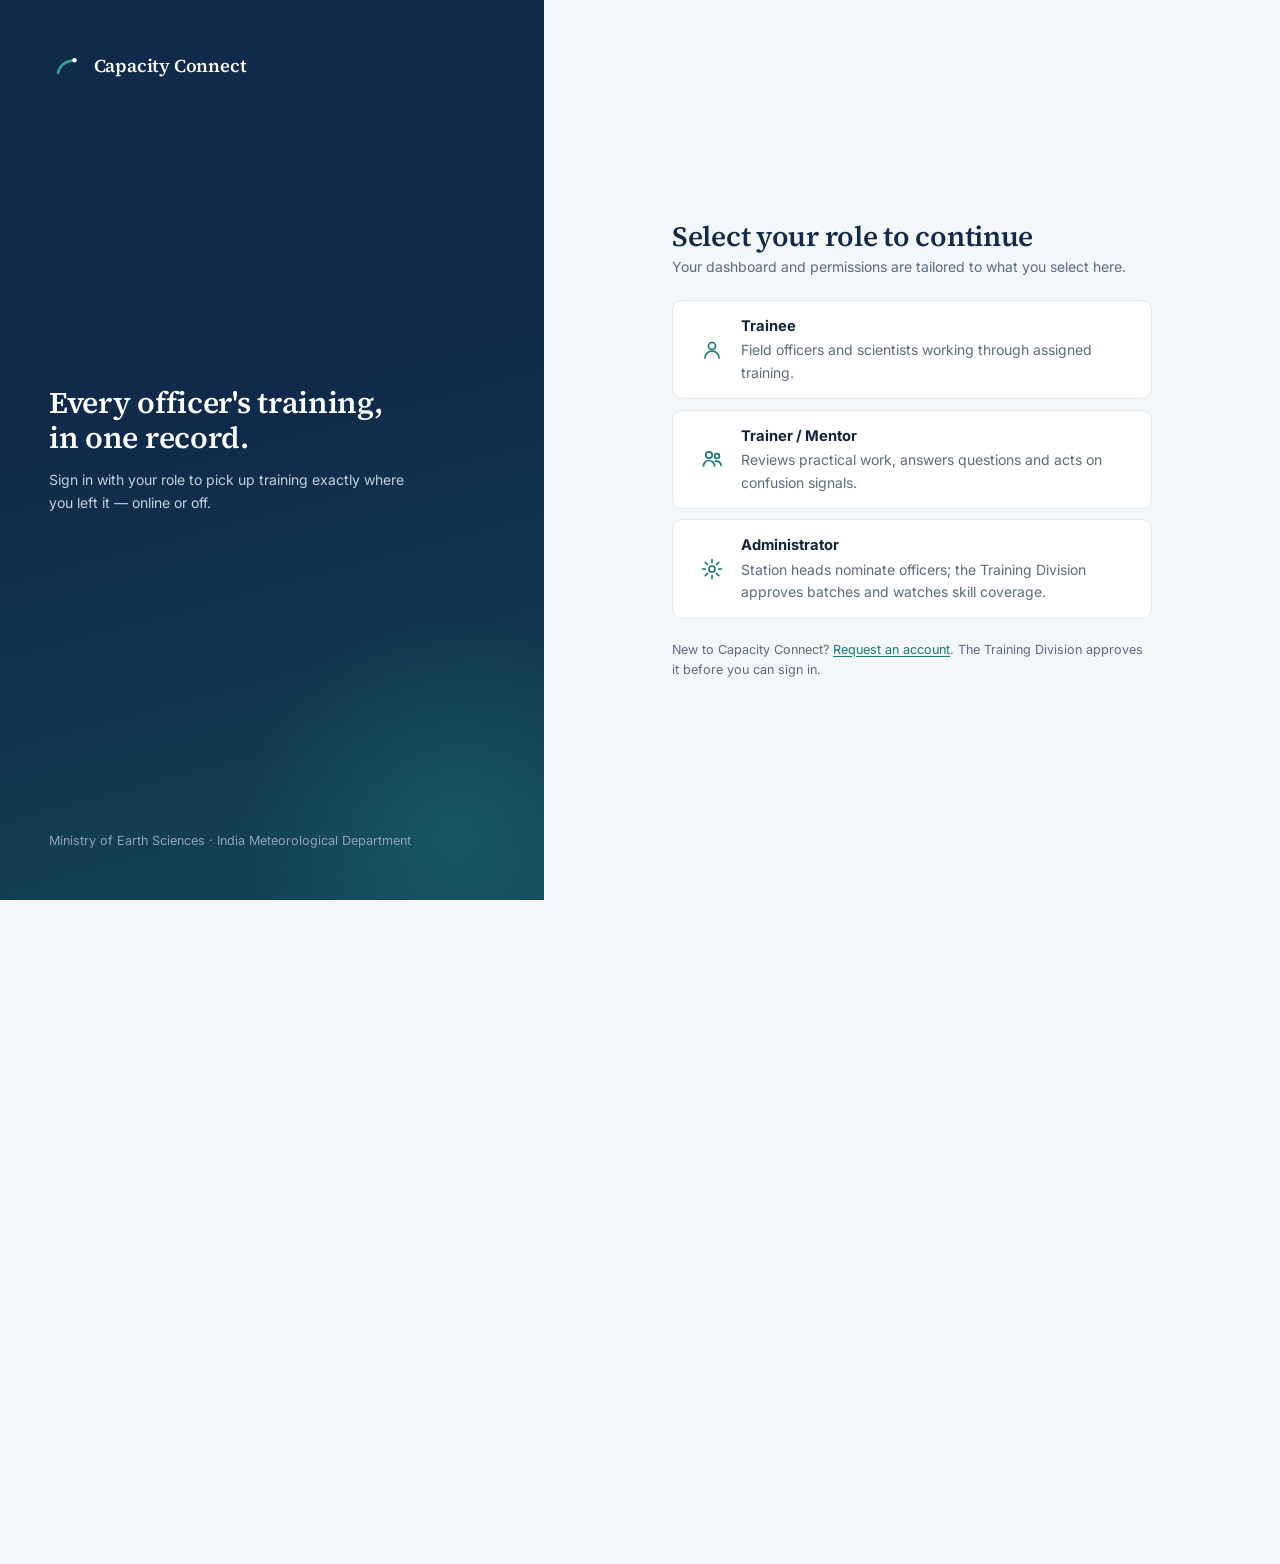
<file: capsule.html>
<!doctype html>
<html lang="en-IN">
<head>
  <meta charset="utf-8">
  <meta http-equiv="Content-Security-Policy" content="default-src 'self'; script-src 'self'; style-src 'self' 'unsafe-inline'; img-src 'self' data: blob:; media-src 'self' blob:; font-src 'self'; connect-src 'self'; worker-src 'self'; manifest-src 'self'; object-src 'none'; base-uri 'self'; form-action 'self'">
  <meta name="viewport" content="width=device-width, initial-scale=1">
  <meta name="theme-color" content="#0F2A4A">
  <title>Station knowledge — Capacity Connect</title>
  <link rel="manifest" href="manifest.json">
  <link rel="icon" href="assets/icons/favicon-64.png">
  <link rel="apple-touch-icon" href="assets/icons/apple-touch-icon.png">
  <link rel="stylesheet" href="css/theme.css">
  <link rel="stylesheet" href="css/capsule.css">
</head>
<body>
  <header id="app-header"></header>
  <main class="container page">
    <div class="page-head">
      <h1 id="page-title">Station knowledge</h1>
      <p id="page-sub">What the next officer at this station needs to know, kept by the people who work there.</p>
    </div>
    <div id="handover-slot"></div>
    <div id="overview-slot"></div>
    <section class="panel capsule-panel" id="capsule-panel" aria-labelledby="h-capsule">
      <div class="capsule-head">
        <div>
          <h2 id="h-capsule">Capsule</h2>
          <p class="muted small" id="capsule-meta"></p>
        </div>
        <div class="capsule-actions">
          <label class="visually-hidden" for="station-select">Station</label>
          <select class="input" id="station-select"></select>
          <button class="btn btn-secondary" type="button" id="start-handover" hidden>Start handover</button>
          <button class="btn btn-primary" type="button" id="add-entry">Add entry</button>
        </div>
      </div>
      <div class="capsule-tools">
        <div class="chips" id="chips" role="group" aria-label="Filter by category"></div>
        <label class="visually-hidden" for="capsule-search">Search this capsule</label>
        <input class="input search" id="capsule-search" type="search" placeholder="Search this capsule, e.g. rain gauge">
      </div>
      <div id="entries" aria-live="polite"></div>
    </section>
  </main>

  <dialog class="modal" id="entry-dialog" aria-labelledby="entry-title">
    <form id="entry-form">
      <div class="modal-body">
        <h2 id="entry-title">Add to the capsule</h2>
        <p class="muted small" id="entry-where"></p>
        <div class="field">
          <label for="entry-category">Category</label>
          <select class="input" id="entry-category"></select>
          <span class="field-hint" id="entry-hint"></span>
        </div>
        <div class="field">
          <label for="entry-heading">Title</label>
          <input class="input" id="entry-heading" maxlength="120" placeholder="e.g. Rain gauge funnel clogs after the first monsoon week">
        </div>
        <div class="field">
          <label for="entry-body">What the next officer needs to know</label>
          <textarea class="input" id="entry-body" rows="5" placeholder="What happens, when, and what to do about it."></textarea>
        </div>
        <label class="check-row"><input type="checkbox" id="entry-must"> Must-read in handovers</label>
        <p class="field-error" id="entry-error" role="alert"></p>
      </div>
      <div class="modal-actions">
        <button type="button" class="btn btn-secondary" data-close>Cancel</button>
        <button type="submit" class="btn btn-primary">Save entry</button>
      </div>
    </form>
  </dialog>

  <dialog class="modal" id="handover-dialog" aria-labelledby="handover-title">
    <form id="handover-form">
      <div class="modal-body">
        <h2 id="handover-title">Start a handover</h2>
        <p class="muted small" id="handover-where"></p>
        <div class="field">
          <label for="ho-from">Outgoing officer</label>
          <select class="input" id="ho-from"></select>
        </div>
        <div class="field">
          <label for="ho-to">Incoming officer</label>
          <select class="input" id="ho-to"></select>
          <span class="field-hint">They'll see the handover on their dashboard and must read every must-read entry before acknowledging.</span>
        </div>
        <div class="field">
          <label for="ho-note">Note for the incoming officer</label>
          <textarea class="input" id="ho-note" rows="2" placeholder="e.g. Takes over the morning observations from 15 October."></textarea>
        </div>
        <p class="field-error" id="handover-error" role="alert"></p>
      </div>
      <div class="modal-actions">
        <button type="button" class="btn btn-secondary" data-close>Cancel</button>
        <button type="submit" class="btn btn-primary">Start handover</button>
      </div>
    </form>
  </dialog>

  <script type="module" src="js/pages/capsule.js"></script>
</body>
</html>
</file>
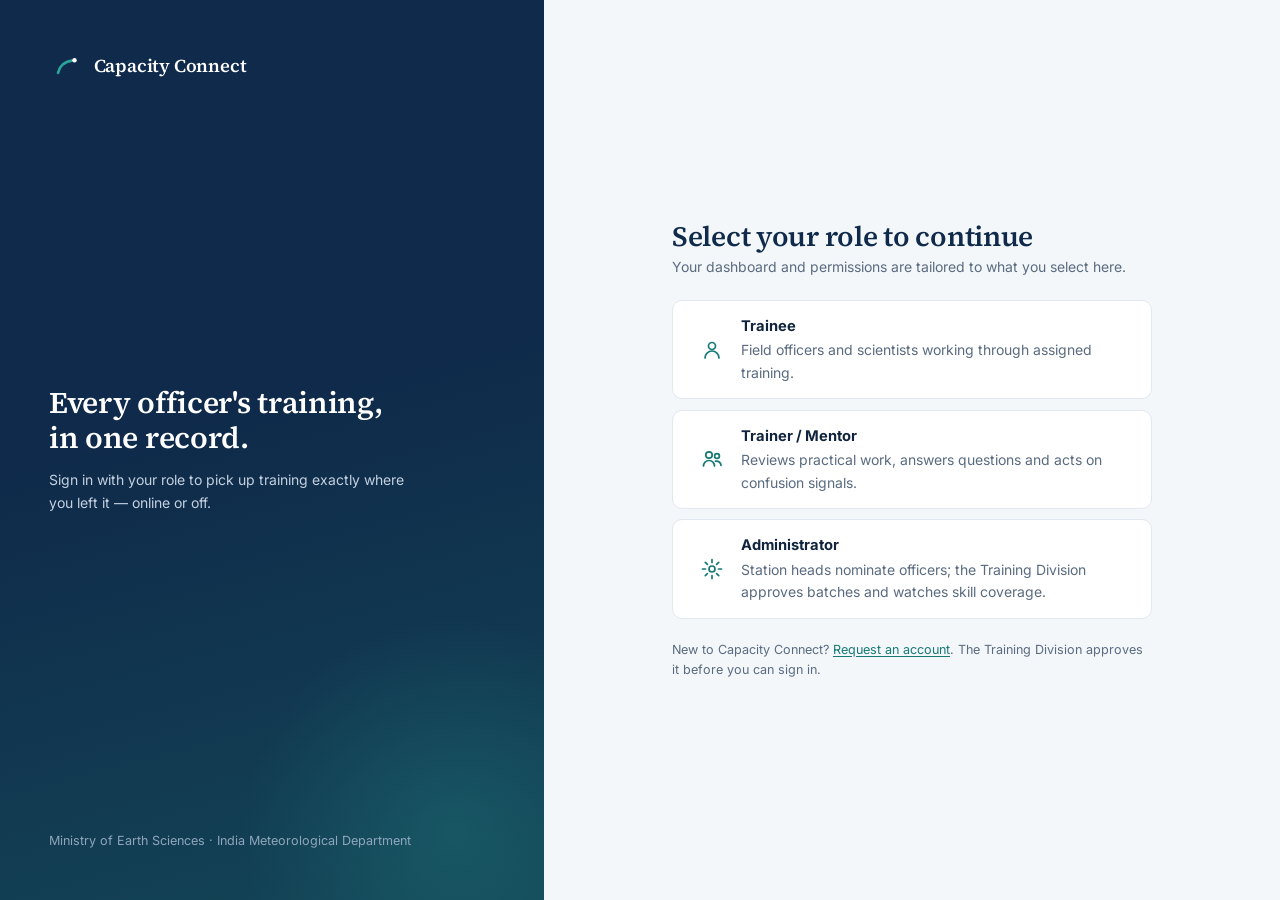
<file: certificate.html>
<!doctype html>
<html lang="en-IN">
<head>
  <meta charset="utf-8">
  <meta http-equiv="Content-Security-Policy" content="default-src 'self'; script-src 'self'; style-src 'self' 'unsafe-inline'; img-src 'self' data: blob:; media-src 'self' blob:; font-src 'self'; connect-src 'self'; worker-src 'self'; manifest-src 'self'; object-src 'none'; base-uri 'self'; form-action 'self'">
  <meta name="viewport" content="width=device-width, initial-scale=1">
  <meta name="theme-color" content="#0E2A47">
  <title>Certificate · Capacity Connect</title>
  <link rel="manifest" href="manifest.json">
  <link rel="icon" href="assets/icons/favicon-64.png">
  <link rel="apple-touch-icon" href="assets/icons/apple-touch-icon.png">
  <link rel="stylesheet" href="css/theme.css">
  <link rel="stylesheet" href="css/certificate.css">
</head>
<body>
  <header id="app-header" class="app-header"></header>
  <main class="container page">
    <div class="page-head no-print">
      <h1>Certificate</h1>
      <p id="page-sub">Signed by the Training Division. Anyone can verify it by scanning the QR code, even offline.</p>
    </div>
    <div id="view"></div>
  </main>
  <script type="module" src="js/pages/certificate.js"></script>
</body>
</html>
</file>
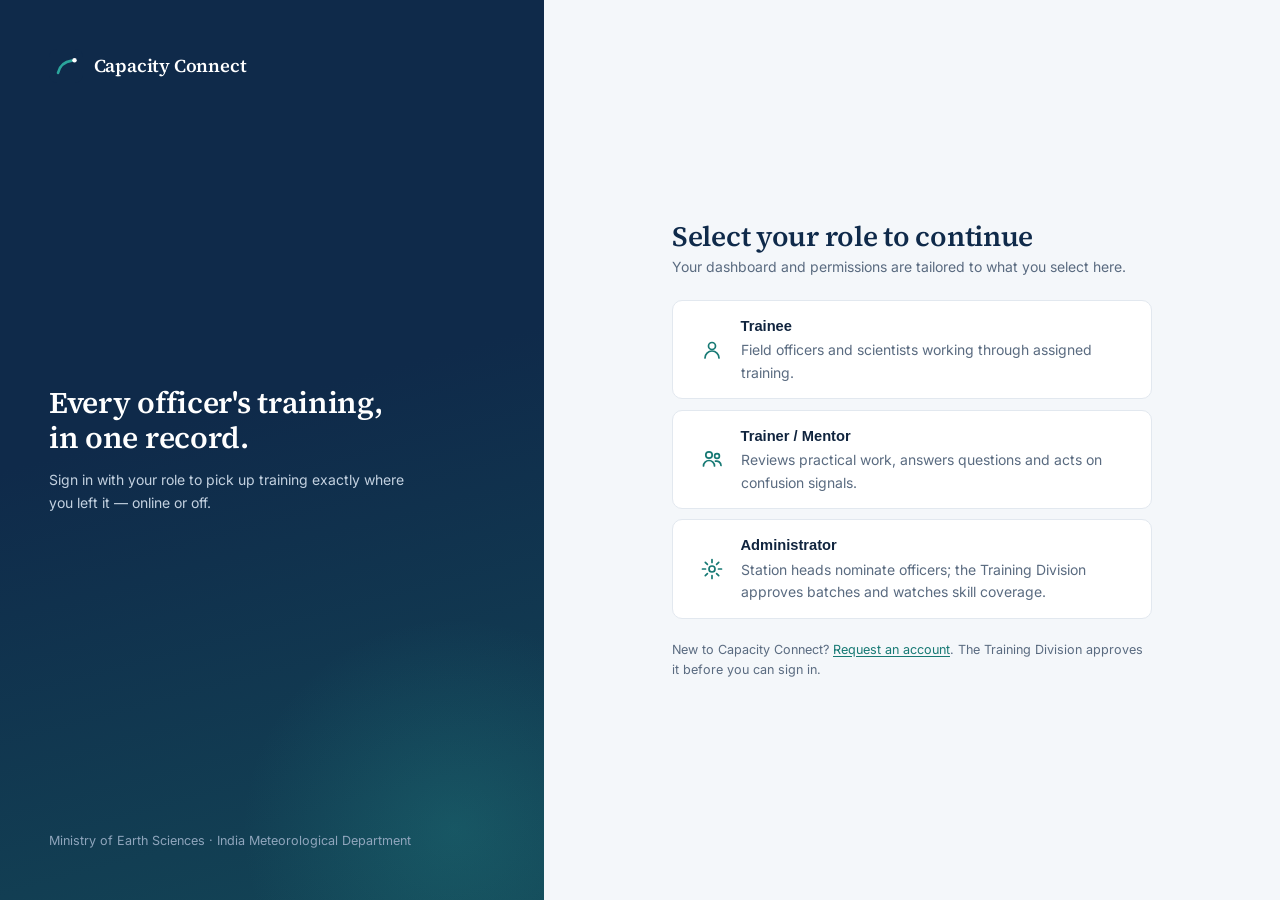
<file: competency.html>
<!doctype html>
<html lang="en-IN">
<head>
  <meta charset="utf-8">
  <meta http-equiv="Content-Security-Policy" content="default-src 'self'; script-src 'self'; style-src 'self' 'unsafe-inline'; img-src 'self' data: blob:; media-src 'self' blob:; font-src 'self'; connect-src 'self'; worker-src 'self'; manifest-src 'self'; object-src 'none'; base-uri 'self'; form-action 'self'">
  <meta name="viewport" content="width=device-width, initial-scale=1">
  <meta name="theme-color" content="#0F2A4A">
  <title>Competency map — Capacity Connect</title>
  <link rel="manifest" href="manifest.json">
  <link rel="icon" href="assets/icons/favicon-64.png">
  <link rel="apple-touch-icon" href="assets/icons/apple-touch-icon.png">
  <link rel="stylesheet" href="css/theme.css">
  <link rel="stylesheet" href="css/portal.css">
</head>
<body>
  <header id="app-header"></header>
  <main class="container page">
    <div class="page-head">
      <h1 id="page-title">Trainer competency map</h1>
      <p id="page-sub">Which trainers can teach which subjects, based on declared expertise and their teaching record.</p>
    </div>
    <div id="view" aria-live="polite"></div>
  </main>

  <script type="module" src="js/pages/competency.js"></script>
</body>
</html>
</file>
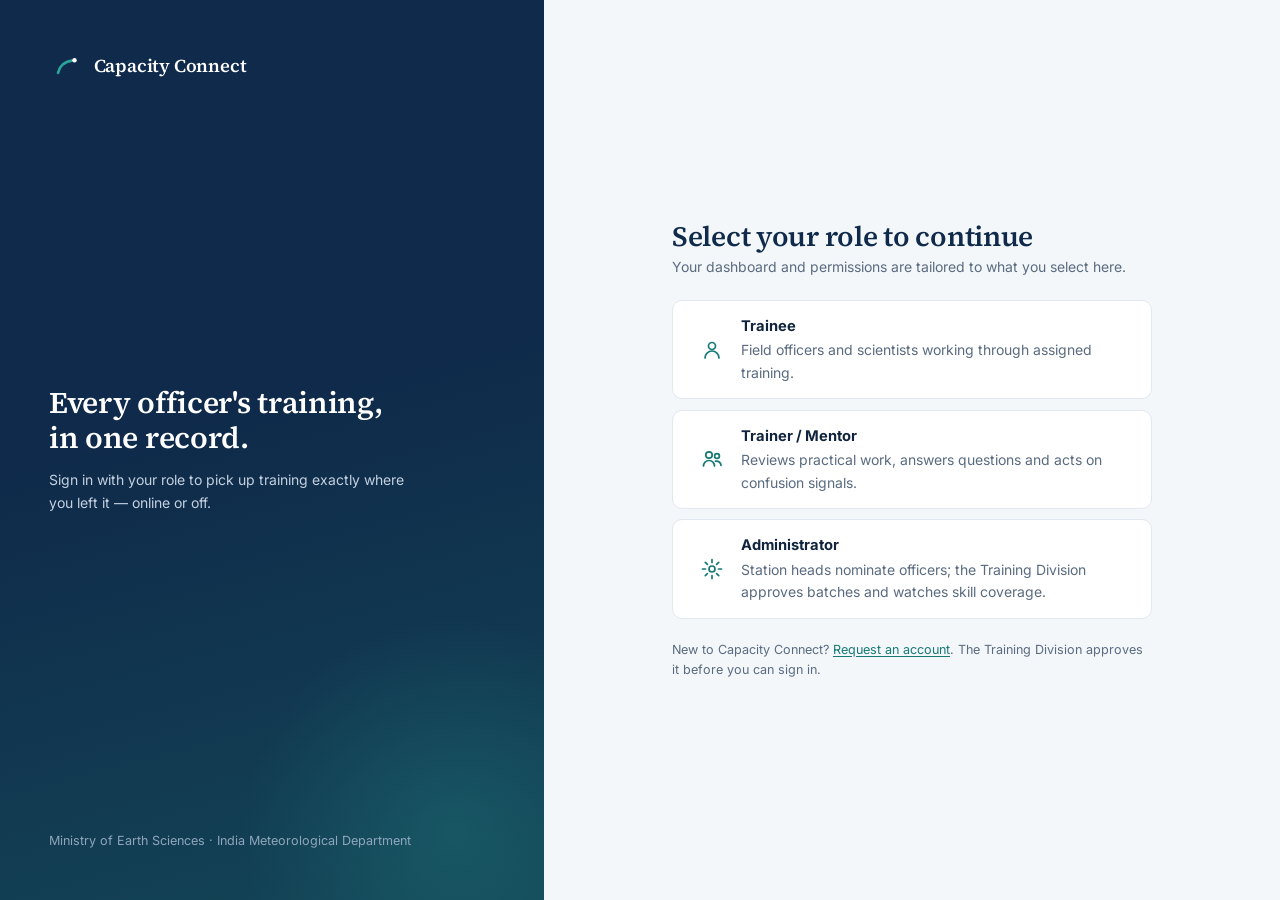
<file: courses.html>
<!doctype html>
<html lang="en-IN">
<head>
  <meta charset="utf-8">
  <meta http-equiv="Content-Security-Policy" content="default-src 'self'; script-src 'self'; style-src 'self' 'unsafe-inline'; img-src 'self' data: blob:; media-src 'self' blob:; font-src 'self'; connect-src 'self'; worker-src 'self'; manifest-src 'self'; object-src 'none'; base-uri 'self'; form-action 'self'">
  <meta name="viewport" content="width=device-width, initial-scale=1">
  <meta name="theme-color" content="#0F2A4A">
  <title>Browse courses — Capacity Connect</title>
  <link rel="manifest" href="manifest.json">
  <link rel="icon" href="assets/icons/favicon-64.png">
  <link rel="apple-touch-icon" href="assets/icons/apple-touch-icon.png">
  <link rel="stylesheet" href="css/theme.css">
  <link rel="stylesheet" href="css/portal.css">
</head>
<body>
  <header id="app-header"></header>
  <main class="container page">
    <div class="page-head">
      <h1 id="page-title">Course catalogue</h1>
      <p id="page-sub">Every module in the portal. Request enrolment, and your station head or the Training Division approves it.</p>
    </div>
    <div id="view" aria-live="polite"></div>
  </main>
  <dialog class="modal" id="enrol" aria-labelledby="enrol-title">
    <form id="enrol-form">
      <div class="modal-body">
        <h2 id="enrol-title">Request enrolment</h2>
        <p class="muted small" id="enrol-where"></p>
        <div class="field"><label for="enrol-reason">Why do you need this module?</label>
          <textarea class="input" id="enrol-reason" rows="3" placeholder="e.g. Our station is getting a new radar and I will be on the operating roster."></textarea>
          <span class="field-hint">The Training Division sees this when it forms batches.</span></div>
        <p class="field-error" id="enrol-error" role="alert"></p>
      </div>
      <div class="modal-actions">
        <button type="button" class="btn btn-secondary" data-close>Cancel</button>
        <button type="submit" class="btn btn-primary" id="enrol-submit">Send request</button>
      </div>
    </form>
  </dialog>
  <script type="module" src="js/pages/courses.js"></script>
</body>
</html>
</file>
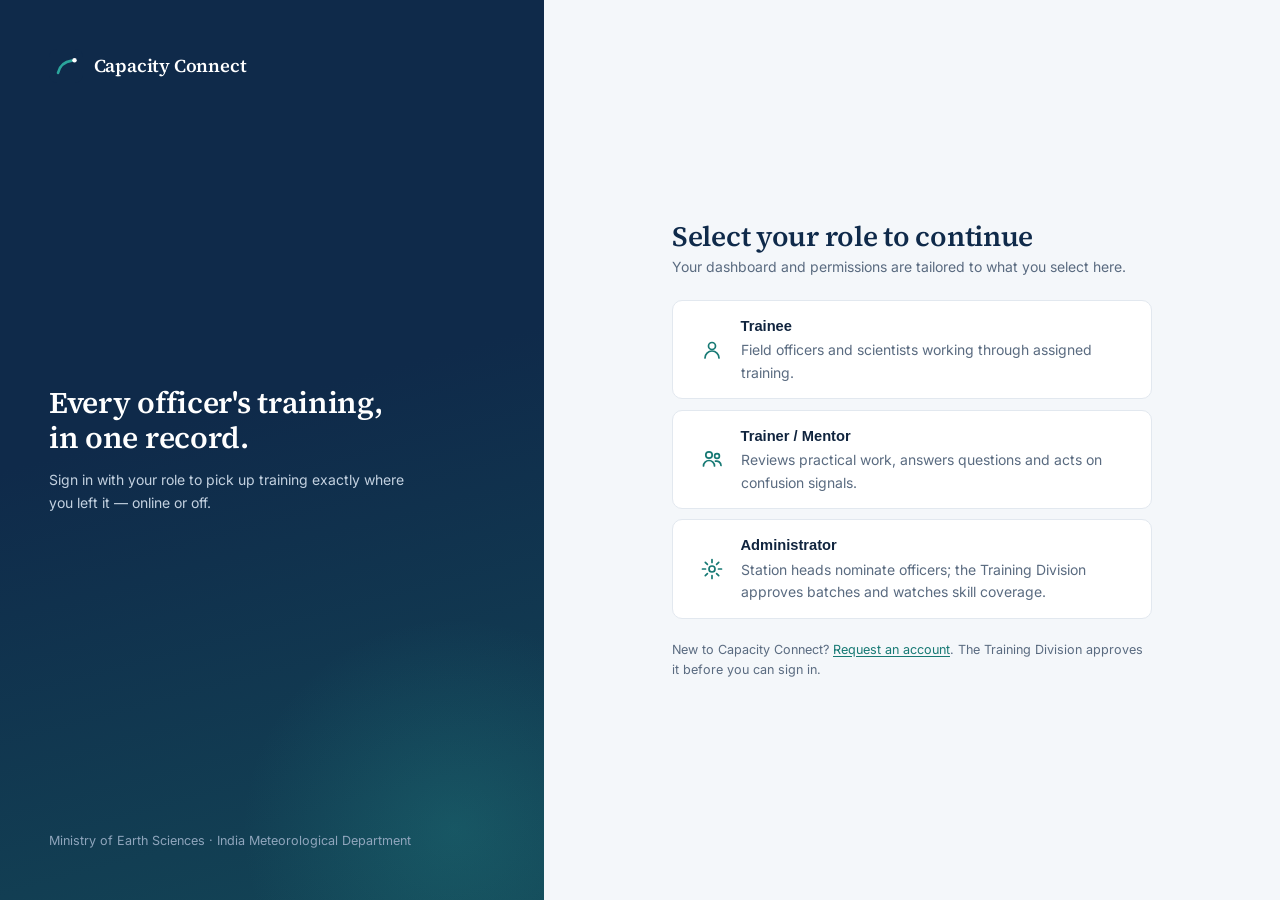
<file: coverage.html>
<!doctype html>
<html lang="en-IN">
<head>
  <meta charset="utf-8">
  <meta http-equiv="Content-Security-Policy" content="default-src 'self'; script-src 'self'; style-src 'self' 'unsafe-inline'; img-src 'self' data: blob:; media-src 'self' blob:; font-src 'self'; connect-src 'self'; worker-src 'self'; manifest-src 'self'; object-src 'none'; base-uri 'self'; form-action 'self'">
  <meta name="viewport" content="width=device-width, initial-scale=1">
  <meta name="theme-color" content="#0E2A47">
  <title>Skill coverage · Capacity Connect</title>
  <link rel="manifest" href="manifest.json">
  <link rel="icon" href="assets/icons/favicon-64.png">
  <link rel="apple-touch-icon" href="assets/icons/apple-touch-icon.png">
  <link rel="stylesheet" href="css/theme.css">
  <link rel="stylesheet" href="css/admin.css">
  <link rel="stylesheet" href="css/coverage.css">
</head>
<body>
  <header id="app-header" class="app-header"></header>

  <main class="container page">
    <div class="page-head">
      <h1>Skill coverage</h1>
      <p id="scope-line">Which stations can still do the job if one officer moves.</p>
    </div>

    <div class="filters" data-band-end>
      <div class="field">
        <label for="station-filter">Region or station</label>
        <select class="input" id="station-filter"></select>
      </div>
      <div class="field">
        <label for="risk-filter">Show</label>
        <select class="input" id="risk-filter">
          <option value="risk">Alerts only</option>
          <option value="all">Everything</option>
          <option value="critical">No cover</option>
          <option value="single">Single point of failure</option>
          <option value="ok">Covered</option>
        </select>
      </div>
    </div>

    <div id="view" aria-live="polite"></div>
  </main>

  <dialog class="modal" id="backup-dialog" aria-labelledby="backup-title">
    <form id="backup-form">
      <div class="modal-body">
        <h2 id="backup-title">Assign backup training</h2>
        <p class="muted small" id="backup-where"></p>
        <div class="field">
          <label for="backup-officer">Officer to train</label>
          <select class="input" id="backup-officer"></select>
          <span class="field-hint">Officers at this station come first, then the parent station.</span>
        </div>
        <div class="field">
          <label for="backup-module">Module</label>
          <select class="input" id="backup-module"></select>
        </div>
        <p class="backup-effect" id="backup-effect"></p>
        <p class="field-error" id="backup-error" role="alert"></p>
      </div>
      <div class="modal-actions">
        <button type="button" class="btn btn-secondary" data-close>Cancel</button>
        <button type="submit" class="btn btn-primary" id="backup-submit">Assign training</button>
      </div>
    </form>
  </dialog>

  <script type="module" src="js/pages/coverage.js"></script>
</body>
</html>
</file>
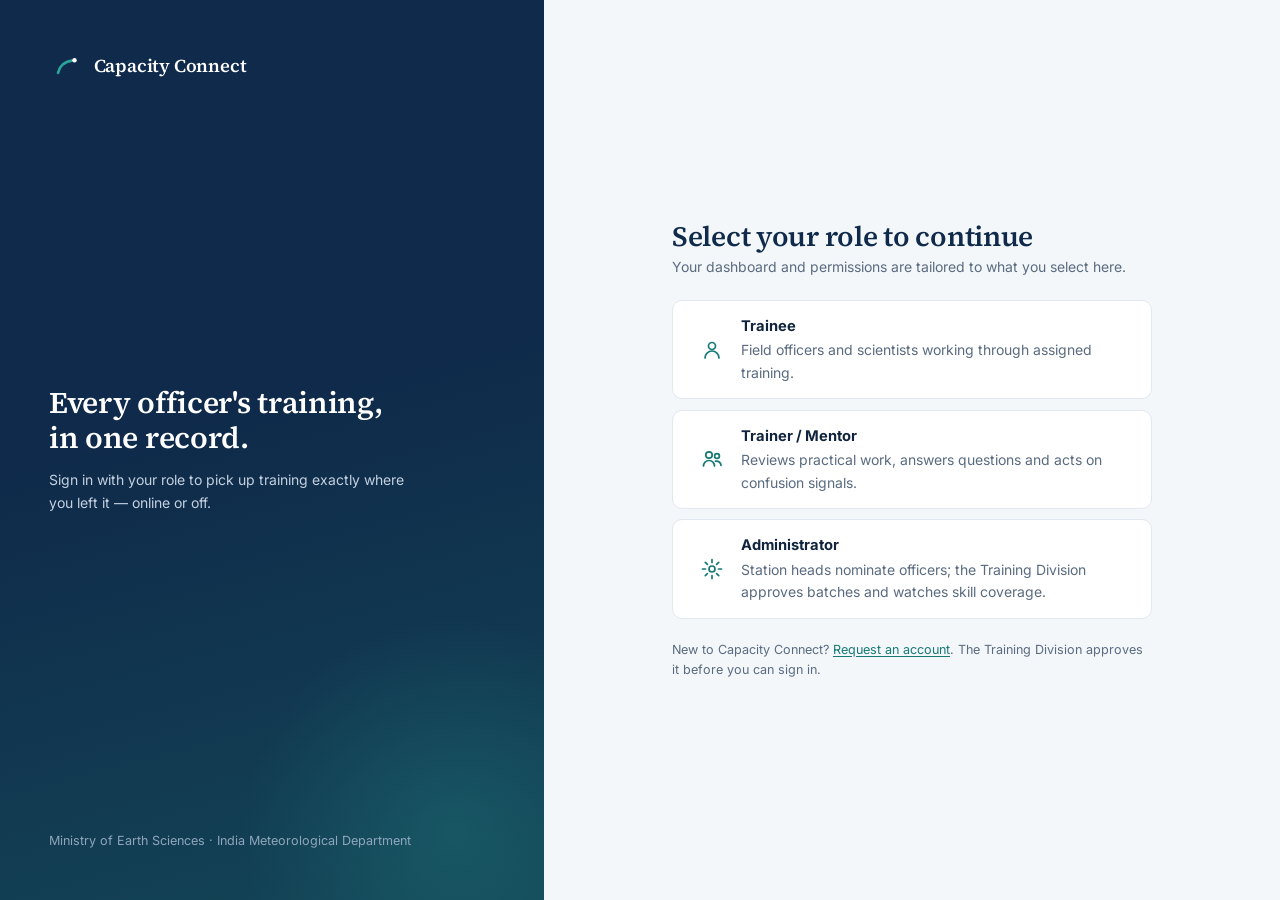
<file: library.html>
<!doctype html>
<html lang="en-IN">
<head>
  <meta charset="utf-8">
  <meta http-equiv="Content-Security-Policy" content="default-src 'self'; script-src 'self'; style-src 'self' 'unsafe-inline'; img-src 'self' data: blob:; media-src 'self' blob:; font-src 'self'; connect-src 'self'; worker-src 'self'; manifest-src 'self'; object-src 'none'; base-uri 'self'; form-action 'self'">
  <meta name="viewport" content="width=device-width, initial-scale=1">
  <meta name="theme-color" content="#0F2A4A">
  <title>Library — Capacity Connect</title>
  <link rel="manifest" href="manifest.json">
  <link rel="icon" href="assets/icons/favicon-64.png">
  <link rel="apple-touch-icon" href="assets/icons/apple-touch-icon.png">
  <link rel="stylesheet" href="css/theme.css">
  <link rel="stylesheet" href="css/portal.css">
</head>
<body>
  <header id="app-header"></header>
  <main class="container page">
    <div class="page-head">
      <h1 id="page-title">Trainer library</h1>
      <p id="page-sub">Recorded lectures, presentations and study materials from your trainers. Files open offline once they're on this device.</p>
    </div>
    <div id="view" aria-live="polite"></div>
  </main>
  <dialog class="modal" id="up" aria-labelledby="up-title">
    <form id="up-form">
      <div class="modal-body">
        <h2 id="up-title">Upload to the library</h2>
        <div class="field"><label for="up-file">File</label><input class="input" type="file" id="up-file" accept=".pdf,.ppt,.pptx,.doc,.docx,.xls,.xlsx,.mp4,.webm,.mp3,.m4a,.png,.jpg,.jpeg,.txt">
          <span class="field-hint">PDF, PowerPoint, Word, Excel, video, audio or images, up to 25 MB.</span></div>
        <div class="field"><label for="up-name">Title</label><input class="input" id="up-name"></div>
        <div class="grid-2">
          <div class="field"><label for="up-kind">Type</label><select class="input" id="up-kind"></select></div>
          <div class="field"><label for="up-module">Module</label><select class="input" id="up-module"></select></div>
        </div>
        <div class="field"><label for="up-desc">Description</label><textarea class="input" id="up-desc" rows="2"></textarea></div>
        <p class="field-error" id="up-error" role="alert"></p>
      </div>
      <div class="modal-actions">
        <button type="button" class="btn btn-secondary" data-close>Cancel</button>
        <button type="submit" class="btn btn-primary" id="up-submit">Upload</button>
      </div>
    </form>
  </dialog>
  <script type="module" src="js/pages/library.js"></script>
</body>
</html>
</file>
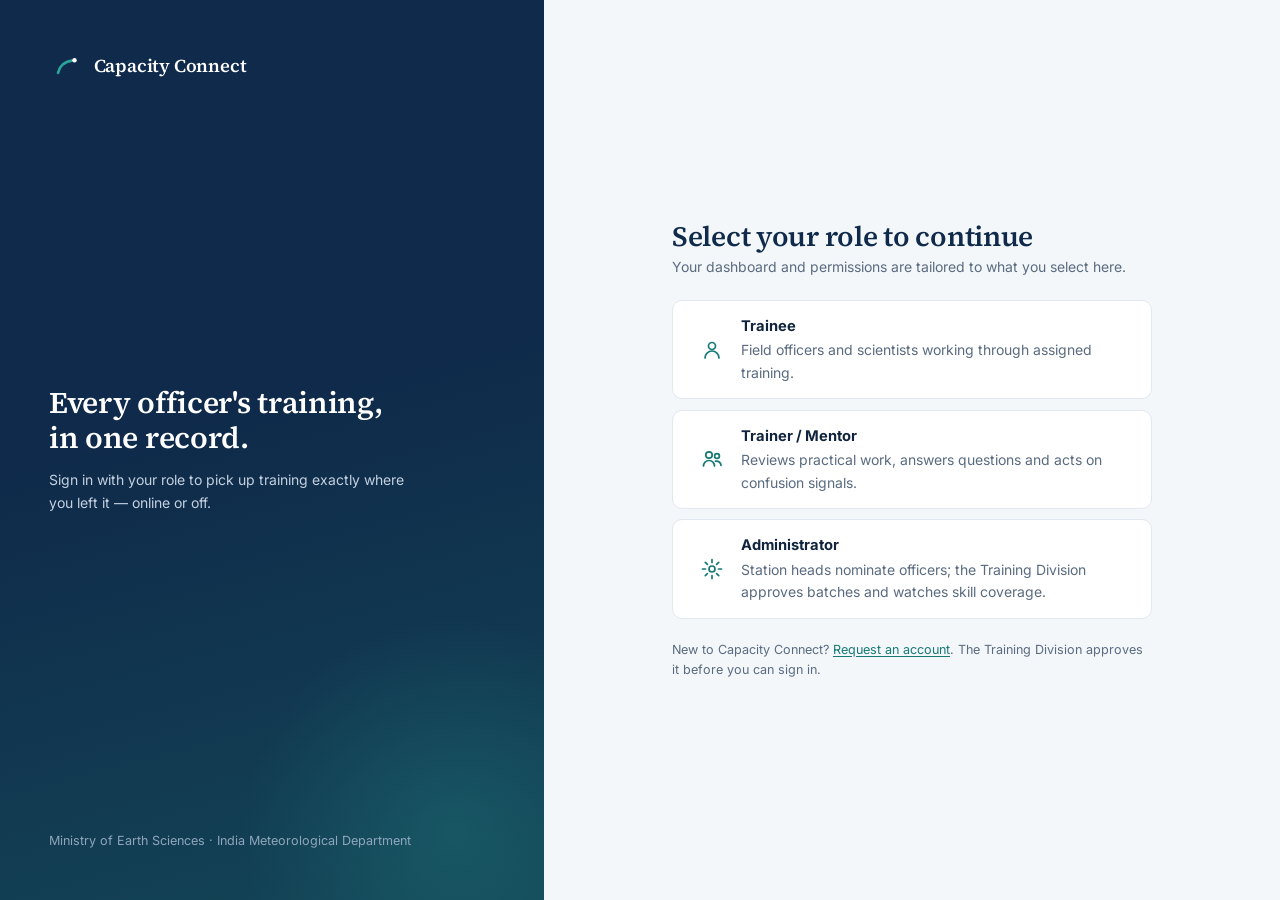
<file: login.html>
<!doctype html>
<html lang="en-IN">
<head>
  <meta charset="utf-8">
  <meta http-equiv="Content-Security-Policy" content="default-src 'self'; script-src 'self'; style-src 'self' 'unsafe-inline'; img-src 'self' data: blob:; media-src 'self' blob:; font-src 'self'; connect-src 'self'; worker-src 'self'; manifest-src 'self'; object-src 'none'; base-uri 'self'; form-action 'self'">
  <meta name="viewport" content="width=device-width, initial-scale=1">
  <meta name="theme-color" content="#0F2A4A">
  <meta name="description" content="Sign in to Capacity Connect, the IMD training portal. Works offline once you have signed in on a device.">
  <title>Sign in — Capacity Connect</title>
  <link rel="manifest" href="manifest.json">
  <link rel="icon" href="assets/icons/favicon-64.png">
  <link rel="apple-touch-icon" href="assets/icons/apple-touch-icon.png">
  <link rel="stylesheet" href="css/theme.css">
  <link rel="stylesheet" href="css/login.css">
</head>
<body class="login-page">
  <div class="login-layout">
    <aside class="login-side">
      <a class="brand brand-light" href="index.html"><img src="assets/icons/mark.svg" alt="">Capacity Connect</a>
      <div class="side-copy">
        <h1 id="side-title">Every officer's training, in one record.</h1>
        <p id="side-sub">Sign in with your role to pick up training exactly where you left it — online or off.</p>
      </div>
      <p class="login-foot">Ministry of Earth Sciences · India Meteorological Department</p>
    </aside>

    <main class="login-main">
      <div class="login-inner">
        <div class="signed-in-note" id="signed-in-note" hidden></div>

        <!-- Step 1: role -->
        <section id="step-role" aria-labelledby="h-role">
          <h2 id="h-role">Select your role to continue</h2>
          <p class="muted">Your dashboard and permissions are tailored to what you select here.</p>
          <div class="role-list" id="role-list">
            <button class="role-card" type="button" data-role="trainee">
              <svg viewBox="0 0 24 24" aria-hidden="true"><circle cx="12" cy="8" r="3.5"/><path d="M5 20a7 7 0 0 1 14 0"/></svg>
              <span><b>Trainee</b><span>Field officers and scientists working through assigned training.</span></span>
            </button>
            <button class="role-card" type="button" data-role="trainer">
              <svg viewBox="0 0 24 24" aria-hidden="true"><circle cx="9" cy="8" r="3.2"/><path d="M3.5 19a5.5 5.5 0 0 1 11 0"/><circle cx="17" cy="9" r="2.4"/><path d="M15.5 14.2A4.5 4.5 0 0 1 21 18.5"/></svg>
              <span><b>Trainer / Mentor</b><span>Reviews practical work, answers questions and acts on confusion signals.</span></span>
            </button>
            <button class="role-card" type="button" data-role="admin">
              <svg viewBox="0 0 24 24" aria-hidden="true"><circle cx="12" cy="12" r="3"/><path d="M12 2.5v3M12 18.5v3M21.5 12h-3M5.5 12h-3M18.7 5.3l-2.1 2.1M7.4 16.6l-2.1 2.1M18.7 18.7l-2.1-2.1M7.4 7.4L5.3 5.3"/></svg>
              <span><b>Administrator</b><span>Station heads nominate officers; the Training Division approves batches and watches skill coverage.</span></span>
            </button>
          </div>
          <p class="login-note">New to Capacity Connect? <a href="signup.html">Request an account</a>. The Training Division approves it before you can sign in.</p>
        </section>

        <!-- Step 2: credentials -->
        <section id="step-form" hidden aria-labelledby="h-form">
          <div class="step-top">
            <button class="back-btn" type="button" id="change-role">
              <svg viewBox="0 0 24 24" width="16" height="16" fill="none" stroke="currentColor" stroke-width="2" stroke-linecap="round" aria-hidden="true"><path d="M15 6l-6 6 6 6"/></svg>
              Change role
            </button>
            <span class="role-chip" id="role-chip">Trainee</span>
          </div>
          <h2 id="h-form">Sign in</h2>
          <p class="muted">Enter your employee ID to open your dashboard.</p>
          <form id="login-form" novalidate>
            <div class="field">
              <label for="emp-id">Employee ID</label>
              <input class="input" id="emp-id" name="empId" autocomplete="username" placeholder="As on your service card, e.g. T-4001" required>
            </div>
            <div class="field">
              <label for="password">Password</label>
              <div class="pw-wrap">
                <input class="input" id="password" name="password" type="password" autocomplete="current-password" placeholder="Enter your password" required>
                <button class="pw-toggle" type="button" id="pw-toggle" aria-label="Show password">Show</button>
              </div>
            </div>
            <p class="field-error" id="login-error" role="alert"></p>
            <button class="btn btn-primary btn-block" type="submit" id="login-submit">Sign in</button>
          </form>

          <div class="demo-box" id="demo">
            <div class="demo-head"><b>Demo access</b><span class="muted small">Password for every demo account: <code>demo@123</code></span></div>
            <div id="demo-accounts"></div>
          </div>
        </section>
      </div>
    </main>
  </div>
  <script type="module" src="js/pages/login.js"></script>
</body>
</html>
</file>
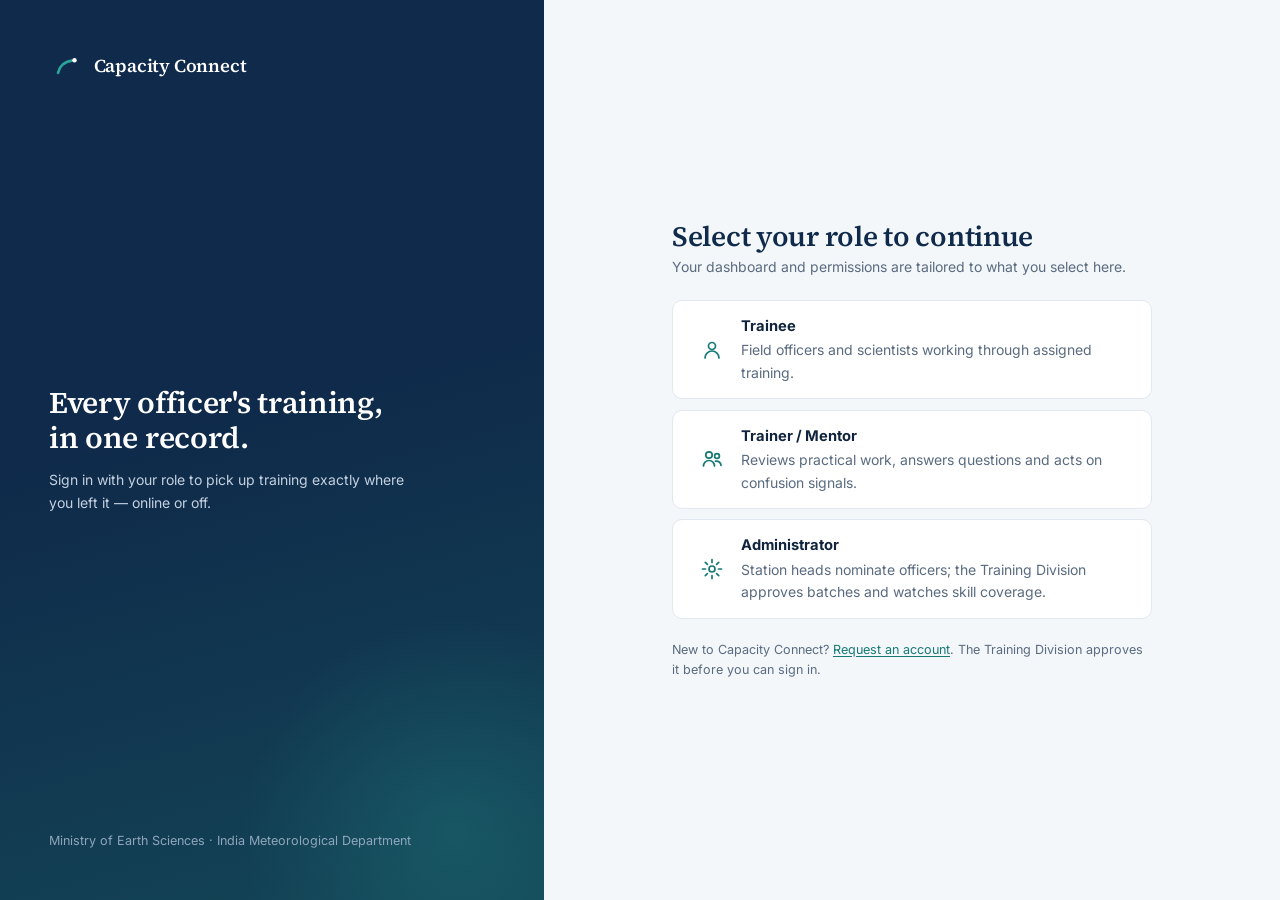
<file: module.html>
<!doctype html>
<html lang="en-IN">
<head>
  <meta charset="utf-8">
  <meta http-equiv="Content-Security-Policy" content="default-src 'self'; script-src 'self'; style-src 'self' 'unsafe-inline'; img-src 'self' data: blob:; media-src 'self' blob:; font-src 'self'; connect-src 'self'; worker-src 'self'; manifest-src 'self'; object-src 'none'; base-uri 'self'; form-action 'self'">
  <meta name="viewport" content="width=device-width, initial-scale=1">
  <meta name="theme-color" content="#0E2A47">
  <title>Module · Capacity Connect</title>
  <link rel="manifest" href="manifest.json">
  <link rel="icon" href="assets/icons/favicon-64.png">
  <link rel="apple-touch-icon" href="assets/icons/apple-touch-icon.png">
  <link rel="stylesheet" href="css/theme.css">
  <link rel="stylesheet" href="css/module.css">
  <link rel="stylesheet" href="css/portal.css">
</head>
<body>
  <header id="app-header" class="app-header"></header>
  <main class="container page module-page">
    <a class="back-link" href="trainee.html">My training</a>
    <div id="module-head" data-band-end></div>
    <div class="module-layout">
      <nav class="unit-nav" id="unit-nav" aria-label="Units in this module"></nav>
      <section class="unit-view" id="unit-view" aria-live="polite"></section>
    </div>
    <section class="panel feedback-panel" id="feedback-panel" aria-labelledby="h-feedback"></section>
  </main>
  <script type="module" src="js/pages/module.js"></script>
</body>
</html>
</file>
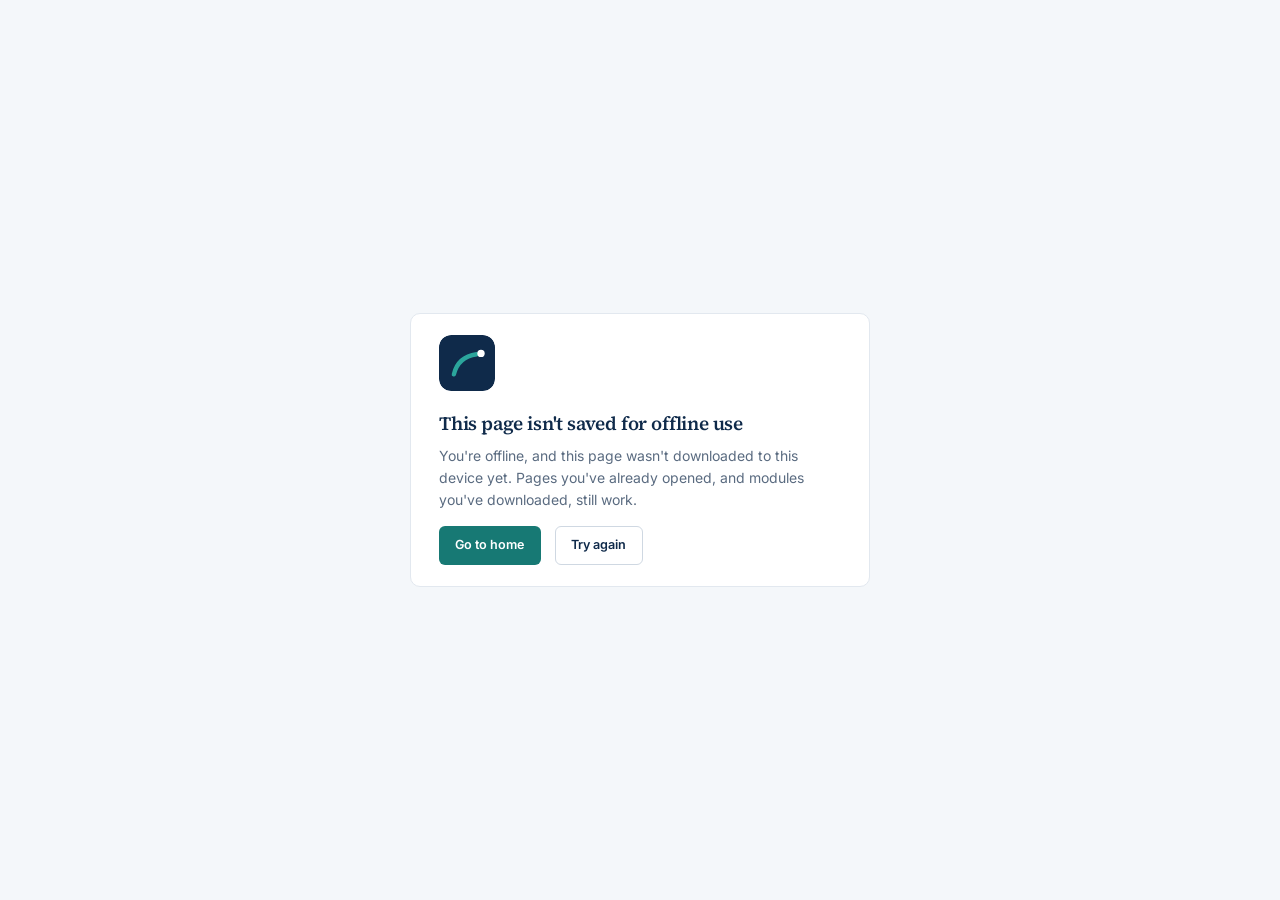
<file: offline.html>
<!doctype html>
<html lang="en-IN">
<head>
  <meta charset="utf-8">
  <meta http-equiv="Content-Security-Policy" content="default-src 'self'; script-src 'self'; style-src 'self' 'unsafe-inline'; img-src 'self' data: blob:; media-src 'self' blob:; font-src 'self'; connect-src 'self'; worker-src 'self'; manifest-src 'self'; object-src 'none'; base-uri 'self'; form-action 'self'">
  <meta name="viewport" content="width=device-width, initial-scale=1">
  <meta name="theme-color" content="#0E2A47">
  <title>Offline · Capacity Connect</title>
  <link rel="icon" href="assets/icons/favicon-64.png">
  <link rel="stylesheet" href="css/theme.css">
  <style>
    .offline-wrap { min-height: 100vh; display: grid; place-items: center; padding: var(--sp-5); }
    .offline-card { max-width: 460px; }
    .offline-card img { width: 56px; height: 56px; border-radius: 12px; margin-bottom: var(--sp-4); }
  </style>
</head>
<body>
  <main class="offline-wrap">
    <div class="panel offline-card">
      <img src="assets/icons/mark.svg" alt="">
      <h1 style="font-size: var(--fs-xl)">This page isn't saved for offline use</h1>
      <p class="muted">You're offline, and this page wasn't downloaded to this device yet. Pages you've already opened, and modules you've downloaded, still work.</p>
      <div class="row">
        <a class="btn btn-primary" href="index.html">Go to home</a>
        <a class="btn btn-secondary" href="">Try again</a>
      </div>
    </div>
  </main>
</body>
</html>
</file>
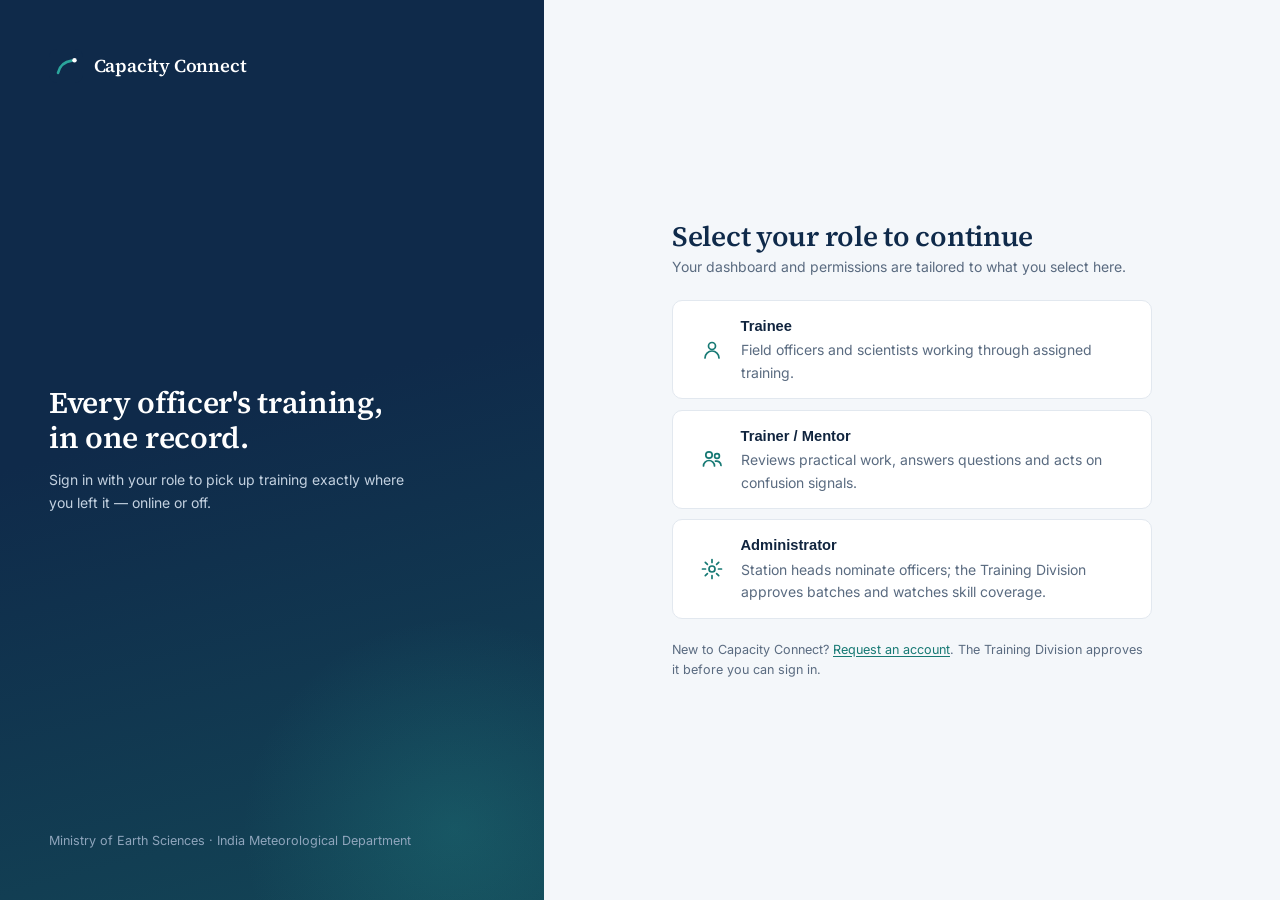
<file: profile.html>
<!doctype html>
<html lang="en-IN">
<head>
  <meta charset="utf-8">
  <meta http-equiv="Content-Security-Policy" content="default-src 'self'; script-src 'self'; style-src 'self' 'unsafe-inline'; img-src 'self' data: blob:; media-src 'self' blob:; font-src 'self'; connect-src 'self'; worker-src 'self'; manifest-src 'self'; object-src 'none'; base-uri 'self'; form-action 'self'">
  <meta name="viewport" content="width=device-width, initial-scale=1">
  <meta name="theme-color" content="#0F2A4A">
  <title>My profile — Capacity Connect</title>
  <link rel="manifest" href="manifest.json">
  <link rel="icon" href="assets/icons/favicon-64.png">
  <link rel="apple-touch-icon" href="assets/icons/apple-touch-icon.png">
  <link rel="stylesheet" href="css/theme.css">
  <link rel="stylesheet" href="css/portal.css">
</head>
<body>
  <header id="app-header"></header>
  <main class="container page">
    <div class="page-head">
      <h1 id="page-title">Profile</h1>
      <p id="page-sub">Your professional record: qualifications, experience, skills and certificates.</p>
    </div>
    <div id="view" aria-live="polite"></div>
  </main>

  <script type="module" src="js/pages/profile.js"></script>
</body>
</html>
</file>
<file: css/theme.css>
/* =========================================================
   Capacity Connect — shared design system
   Light, editorial look: Inter for text, Source Serif for
   headings and numbers, white cards on a soft paper background,
   deep navy for emphasis and teal for actions.
   Page-specific styles live in css/<page>.css.
   ========================================================= */

/* ---------- Fonts (stored locally so they work offline) ---------- */
@font-face { font-family: "Inter"; src: url("../assets/fonts/inter-latin-400-normal.woff2") format("woff2"); font-weight: 400; font-display: swap; }
@font-face { font-family: "Inter"; src: url("../assets/fonts/inter-latin-500-normal.woff2") format("woff2"); font-weight: 500; font-display: swap; }
@font-face { font-family: "Inter"; src: url("../assets/fonts/inter-latin-600-normal.woff2") format("woff2"); font-weight: 600; font-display: swap; }
@font-face { font-family: "Inter"; src: url("../assets/fonts/inter-latin-700-normal.woff2") format("woff2"); font-weight: 700; font-display: swap; }
@font-face { font-family: "Source Serif"; src: url("../assets/fonts/source-serif-4-latin-500-normal.woff2") format("woff2"); font-weight: 500; font-display: swap; }
@font-face { font-family: "Source Serif"; src: url("../assets/fonts/source-serif-4-latin-600-normal.woff2") format("woff2"); font-weight: 600; font-display: swap; }
@font-face { font-family: "Source Serif"; src: url("../assets/fonts/source-serif-4-latin-700-normal.woff2") format("woff2"); font-weight: 700; font-display: swap; }

/* ---------- Tokens ---------- */
:root {
  --navy-950: #0A1C33;
  --navy-900: #0C223D;
  --navy-800: #0F2A4A;
  --navy-700: #163A60;
  --navy-600: #24476E;
  --teal-600: #177974;   /* darkest-needed shade for WCAG AA: 5.2:1 with white, 4.9:1 on paper */
  --teal-500: #2BA59C;
  --teal-100: #E0F2F0;

  --paper: #F4F7FA;
  --surface: #FFFFFF;
  --line: #E2E8EF;
  --line-strong: #CFD8E2;
  --ink: #10243E;
  --ink-muted: #5A6B80;
  --ink-soft: #8391A3;

  --ok: #1F7A54;      --ok-bg: #E2F3EB;
  --warn: #9A520B;    --warn-bg: #FCEEDC;   /* 5.1:1 on its background (WCAG AA) */
  --danger: #B42318;  --danger-bg: #FDE7E5;

  --fs-xs: 0.8rem;  --fs-sm: 0.9rem;  --fs-md: 1rem;  --fs-lg: 1.2rem;
  --fs-xl: 1.35rem; --fs-2xl: 1.7rem; --fs-3xl: 2.4rem;

  --sp-1: 0.25rem; --sp-2: 0.5rem; --sp-3: 0.75rem; --sp-4: 1rem;
  --sp-5: 1.5rem;  --sp-6: 2rem;   --sp-7: 3rem;    --sp-8: 4.5rem;

  --r-sm: 6px;
  --r-md: 10px;
  --r-lg: 14px;

  --focus: 0 0 0 3px rgba(43, 165, 156, 0.35);
  --font: "Inter", "Segoe UI", Roboto, "Noto Sans", Arial, sans-serif;
  --serif: "Source Serif", Georgia, "Times New Roman", serif;
  --sidebar-w: 248px;
}

/* ---------- Base ---------- */
*, *::before, *::after { box-sizing: border-box; }
html { -webkit-text-size-adjust: 100%; font-size: 87.5%; }   /* 14px base on desktop: matches the reference density */
@media (max-width: 1024px) { html { font-size: 93.75%; } }
/* Component display rules must never un-hide something marked hidden */
[hidden] { display: none !important; }
body { margin: 0; font-family: var(--font); font-size: var(--fs-md); line-height: 1.6; color: var(--ink); background: var(--paper);
  -webkit-font-smoothing: antialiased; }
h1, h2 { font-family: var(--serif); font-weight: 600; line-height: 1.18; letter-spacing: -0.01em; margin: 0 0 var(--sp-3); color: var(--navy-800); }
h1 { font-size: var(--fs-3xl); }
h2 { font-size: var(--fs-2xl); }
h3, h4 { font-family: var(--font); font-weight: 600; line-height: 1.3; margin: 0 0 var(--sp-2); color: var(--ink); }
h3 { font-size: var(--fs-lg); }
p { margin: 0 0 var(--sp-4); max-width: 72ch; }
a { color: var(--teal-600); text-underline-offset: 2px; }
a:hover { color: var(--navy-800); }
img, svg, video { max-width: 100%; }
:focus-visible { outline: none; box-shadow: var(--focus); border-radius: var(--r-sm); }
.muted { color: var(--ink-muted); }
.small { font-size: var(--fs-sm); }
.serif { font-family: var(--serif); }
.visually-hidden { position: absolute !important; width: 1px; height: 1px; overflow: hidden; clip: rect(0 0 0 0); white-space: nowrap; }

/* ---------- Layout ---------- */
.container { width: 100%; max-width: 1180px; margin: 0 auto; padding: 0 var(--sp-5); }
.row { display: flex; gap: var(--sp-4); flex-wrap: wrap; align-items: center; }
.grid { display: grid; gap: var(--sp-4); grid-template-columns: repeat(auto-fit, minmax(240px, 1fr)); }
.stack > * + * { margin-top: var(--sp-4); }

/* ---------- Brand ---------- */
.brand { display: inline-flex; align-items: center; gap: var(--sp-3); text-decoration: none; color: var(--navy-800);
  font-family: var(--serif); font-weight: 600; font-size: 1.3rem; letter-spacing: -0.01em; }
.brand img { width: 34px; height: 34px; border-radius: 8px; flex: none; }
.brand:hover { color: var(--navy-800); }
.brand-light, .brand-light:hover { color: #fff; }

/* ---------- Public header (landing, status, verify) ---------- */
.app-header { position: sticky; top: 0; z-index: 40; background: rgba(244, 247, 250, 0.9); backdrop-filter: blur(10px);
  border-bottom: 1px solid var(--line); }
.app-header .container { display: flex; align-items: center; gap: var(--sp-4); min-height: 68px; }
.app-header .spacer { flex: 1; }

/* =========================================================
   Signed-in shell: navy sidebar + white top bar (js/shell.js)
   ========================================================= */
body.has-sidebar { padding-left: var(--sidebar-w); }
.sidebar { position: fixed; inset: 0 auto 0 0; width: var(--sidebar-w); z-index: 50; display: flex; flex-direction: column;
  background: var(--navy-800); color: #C6D3E1; padding: var(--sp-5) var(--sp-4); overflow-y: auto; }
.sidebar .brand { color: #fff; padding: 0 var(--sp-2); margin-bottom: var(--sp-6); font-size: 1.15rem; }
.sidebar .brand img { width: 28px; height: 28px; }
.side-nav { display: flex; flex-direction: column; gap: 4px; }
.side-label { font-size: 0.72rem; font-weight: 600; letter-spacing: 0.08em; text-transform: uppercase; color: #7F93AB;
  padding: var(--sp-4) var(--sp-3) var(--sp-2); }
.side-link { display: flex; align-items: center; gap: var(--sp-3); padding: 0.6rem var(--sp-3); border-radius: var(--r-sm);
  color: #C6D3E1; text-decoration: none; font-weight: 500; font-size: 0.93rem; transition: background-color 0.15s ease, color 0.15s ease; }
.side-link svg { width: 18px; height: 18px; flex: none; opacity: 0.9; }
.side-link:hover { background: rgba(255,255,255,0.06); color: #fff; }
.side-link.is-active { background: #1A4058; color: #fff; }
.side-link.is-active svg { color: #6FD1C7; opacity: 1; }
.side-foot { margin-top: auto; padding-top: var(--sp-4); border-top: 1px solid rgba(255,255,255,0.1); display: flex; flex-direction: column; gap: var(--sp-2); }
.demo-switch { display: flex; flex-direction: column; gap: 4px; padding: 0 var(--sp-3) var(--sp-2); }
.demo-switch span { font-size: 0.72rem; font-weight: 600; letter-spacing: 0.08em; text-transform: uppercase; color: #7F93AB; }
.demo-switch select { font: inherit; font-size: var(--fs-sm); color: #fff; background: var(--navy-900); border: 1px solid rgba(255,255,255,0.18);
  border-radius: var(--r-sm); padding: 0.45rem 0.5rem; }
.side-link.sign-out { background: none; border: 0; width: 100%; cursor: pointer; font: inherit; text-align: left; }

.topbar { position: sticky; top: 0; z-index: 40; background: var(--surface); border-bottom: 1px solid var(--line); }
.topbar-inner { display: flex; align-items: center; gap: var(--sp-4); min-height: 64px; padding: 0 var(--sp-6); }
.topbar-title { font-family: var(--serif); font-weight: 600; font-size: 1.35rem; color: var(--navy-800); margin: 0; min-width: 0; overflow: hidden; text-overflow: ellipsis; white-space: nowrap; }
.topbar .spacer { flex: 1; }
.menu-btn { display: none; background: none; border: 1px solid var(--line); border-radius: var(--r-sm); width: 40px; height: 40px;
  align-items: center; justify-content: center; cursor: pointer; color: var(--navy-800); }
.sync-pill { display: inline-flex; align-items: center; gap: 7px; font-size: var(--fs-sm); font-weight: 600; padding: 0.35rem 0.85rem;
  border-radius: 999px; background: var(--ok-bg); color: var(--ok); white-space: nowrap; }
.sync-pill::before { content: ""; width: 7px; height: 7px; border-radius: 50%; background: currentColor; }
.sync-pill.is-offline { background: var(--warn-bg); color: var(--warn); }
.sync-pill.is-syncing { background: var(--teal-100); color: var(--teal-600); }
.user-chip { display: flex; align-items: center; gap: var(--sp-3); }
.avatar { width: 36px; height: 36px; flex: none; border-radius: 50%; display: grid; place-items: center;
  font-size: var(--fs-sm); font-weight: 600; color: #fff; background: var(--navy-800); }
.user-text { display: flex; flex-direction: column; line-height: 1.3; }
.user-name { font-weight: 600; color: var(--ink); }
.user-meta { font-size: var(--fs-sm); color: var(--ink-muted); }
.scrim { display: none; }
.bell-wrap { position: relative; }
.bell-btn { position: relative; width: 38px; height: 38px; display: grid; place-items: center; border-radius: 50%; border: 1px solid var(--line);
  background: var(--surface); color: var(--navy-800); cursor: pointer; }
.bell-btn svg { width: 19px; height: 19px; }
.bell-btn:hover { border-color: var(--line-strong); }
.bell-count { position: absolute; top: -3px; right: -3px; min-width: 17px; height: 17px; padding: 0 4px; border-radius: 999px; background: #C2410C; color: #fff;
  font-size: 0.68rem; font-weight: 700; display: grid; place-items: center; }
.bell-panel { position: absolute; right: 0; top: calc(100% + 8px); width: min(360px, 90vw); z-index: 60; background: var(--surface); border: 1px solid var(--line);
  border-radius: var(--r-md); box-shadow: 0 18px 40px rgba(10,28,51,0.18); padding: var(--sp-4); }
.bell-title { font-weight: 600; margin: 0 0 var(--sp-3); }
.bell-panel ul { list-style: none; margin: 0; padding: 0; display: grid; gap: var(--sp-3); max-height: 60vh; overflow-y: auto; }
.bell-panel li { display: flex; flex-direction: column; gap: 3px; padding-bottom: var(--sp-3); border-bottom: 1px solid var(--line); }
.bell-panel li:last-child { border-bottom: 0; padding-bottom: 0; }
.bell-panel li b { font-size: var(--fs-sm); }
.bell-panel li span:last-child { font-size: var(--fs-sm); color: var(--ink-muted); }
.tag { display: inline-block; width: max-content; font-size: 0.72rem; font-weight: 600; padding: 0.12rem 0.6rem; border-radius: 999px; }
.tag-green { background: #E2F3EB; color: #1F7A54; }
.tag-amber { background: #FBEBDD; color: #8A4715; }
.tag-slate { background: #E8EDF3; color: var(--navy-700); }

/* ---------- Page content ---------- */
.page { padding-top: var(--sp-6); padding-bottom: var(--sp-8); }
body.has-sidebar .page.container { max-width: 1240px; margin: 0; padding-left: var(--sp-6); padding-right: var(--sp-6); }
.page-head { margin-bottom: var(--sp-5); }
.page-head h1 { font-size: var(--fs-2xl); margin-bottom: var(--sp-1); }
.page-head p { margin: 0; color: var(--ink-muted); font-size: 1rem; }

/* ---------- Panels and cards ---------- */
.panel { background: var(--surface); border: 1px solid var(--line); border-radius: var(--r-md); padding: var(--sp-5) var(--sp-6); min-width: 0; }
.panel-title { display: flex; align-items: baseline; justify-content: space-between; gap: var(--sp-3); margin-bottom: var(--sp-4); }
.panel-title h2, .panel-title h3 { margin: 0; }
.panel-title h2 { font-size: var(--fs-xl); }

/* Stat cards: label above a large serif number */
.summary { display: grid; grid-template-columns: repeat(auto-fit, minmax(210px, 1fr)); gap: var(--sp-4); }
.summary > div { display: flex; flex-direction: column-reverse; justify-content: flex-end; gap: var(--sp-2); background: var(--surface);
  border: 1px solid var(--line); border-radius: var(--r-md); padding: var(--sp-4) var(--sp-5); }
.summary b { font-family: var(--serif); font-weight: 600; font-size: 2.15rem; line-height: 1.1; color: var(--navy-800); font-variant-numeric: tabular-nums; }
.summary span { color: var(--ink-muted); font-size: var(--fs-md); }
.summary span::first-letter { text-transform: uppercase; }

/* Navy highlight card (continue learning, alerts) */
.spotlight { position: relative; display: grid; grid-template-columns: minmax(0, 1fr) auto; gap: var(--sp-5); align-items: center;
  background: var(--navy-800); color: #D3DEEA; border-radius: var(--r-md); padding: var(--sp-5) var(--sp-6); overflow: hidden; overflow: clip; }
.spotlight::after { content: ""; position: absolute; right: -80px; top: -120px; width: 320px; height: 320px; border-radius: 50%;
  background: radial-gradient(circle, rgba(43,165,156,0.22), transparent 65%); pointer-events: none; }
.spotlight > * { position: relative; z-index: 1; }
.spotlight .eyebrow { font-size: var(--fs-sm); font-weight: 600; color: #58C4B9; margin: 0 0 var(--sp-2); }
.spotlight .eyebrow.is-warn { color: #F0A35E; }
.spotlight h2 { color: #fff; font-size: var(--fs-xl); margin-bottom: var(--sp-2); }
.spotlight p { margin: 0; color: #C3D1E0; }
.spotlight .icon-ring { width: 48px; height: 48px; border-radius: 50%; display: grid; place-items: center; background: rgba(255,255,255,0.08); color: #F0A35E; }
.spotlight-row { display: flex; gap: var(--sp-5); align-items: center; }
.spot-bar { height: 8px; border-radius: 99px; background: rgba(255,255,255,0.12); overflow: hidden; margin: var(--sp-4) 0 var(--sp-2); max-width: 520px; }
.spot-bar > span { display: block; height: 100%; background: var(--teal-500); border-radius: 99px; }
.spot-meta { font-size: var(--fs-sm); color: #9FB2C7; }
.spot-facts { background: rgba(255,255,255,0.06); border-radius: var(--r-md); padding: var(--sp-4) var(--sp-5); min-width: 260px; margin: 0; }
.spot-facts div { display: flex; justify-content: space-between; gap: var(--sp-5); padding: 6px 0; }
.spot-facts dt { color: #9FB2C7; }
.spot-facts dd { margin: 0; color: #fff; font-weight: 600; text-align: right; }

/* ---------- Buttons ---------- */
.btn { display: inline-flex; align-items: center; justify-content: center; gap: var(--sp-2); font: inherit; font-weight: 600; font-size: var(--fs-sm);
  padding: 0.6rem 1.1rem; min-height: 38px; border-radius: var(--r-sm); border: 1px solid transparent; cursor: pointer; text-decoration: none;
  transition: background-color 0.15s ease, border-color 0.15s ease, color 0.15s ease, box-shadow 0.15s ease; white-space: nowrap; }
.btn-primary { background: var(--teal-600); color: #fff; }
.btn-primary:hover { background: #11625E; color: #fff; }
.btn-navy { background: var(--navy-800); color: #fff; }
.btn-navy:hover { background: var(--navy-700); color: #fff; }
.btn-secondary { background: var(--surface); color: var(--navy-800); border-color: var(--line-strong); }
.btn-secondary:hover { border-color: var(--navy-600); color: var(--navy-800); }
.btn-danger { background: var(--danger); color: #fff; }
.btn-danger:hover { background: #8F1C13; color: #fff; }
.btn-on-dark { background: transparent; color: #fff; border-color: rgba(255,255,255,0.35); }
.btn-on-dark:hover { border-color: #fff; color: #fff; background: rgba(255,255,255,0.06); }
.btn-lg { min-height: 44px; padding: 0.65rem 1.3rem; font-size: 1rem; }
.btn-sm { min-height: 32px; padding: 0.3rem 0.75rem; font-size: var(--fs-xs); }
.btn[disabled] { opacity: 0.5; cursor: not-allowed; }
.link-btn { font: inherit; font-size: var(--fs-sm); color: var(--teal-600); background: none; border: 0; padding: 0; cursor: pointer; text-decoration: underline; }

/* ---------- Forms ---------- */
.field { display: flex; flex-direction: column; gap: 6px; margin-bottom: var(--sp-4); }
.field label { font-weight: 600; font-size: var(--fs-sm); color: var(--ink); }
.input, select.input, textarea.input { font: inherit; color: var(--ink); padding: 0.6rem 0.85rem; min-height: 42px; width: 100%;
  border: 1px solid var(--line-strong); border-radius: var(--r-sm); background: var(--surface); transition: border-color 0.15s ease, box-shadow 0.15s ease; }
.input::placeholder { color: var(--ink-soft); }
.input:focus { outline: none; border-color: var(--teal-600); box-shadow: var(--focus); }
.field-hint { font-size: var(--fs-xs); color: var(--ink-muted); }
.field-error { font-size: var(--fs-sm); color: var(--danger); }
input[type="checkbox"], input[type="radio"] { width: 18px; height: 18px; accent-color: var(--teal-600); margin: 0; }

/* ---------- Pills ---------- */
.pill { display: inline-flex; align-items: center; gap: 6px; font-size: var(--fs-xs); font-weight: 600; padding: 0.22rem 0.7rem;
  border-radius: 999px; background: #EEF2F6; color: var(--navy-700); white-space: nowrap; }
.pill::before { content: ""; width: 6px; height: 6px; border-radius: 50%; background: currentColor; opacity: 0.85; }
.pill-ok { background: var(--ok-bg); color: var(--ok); }
.pill-warn { background: var(--warn-bg); color: var(--warn); }
.pill-danger { background: var(--danger-bg); color: var(--danger); }

/* ---------- Tables ---------- */
.table-wrap { overflow-x: auto; border: 1px solid var(--line); border-radius: var(--r-md); background: var(--surface); }
table { width: 100%; border-collapse: collapse; font-size: var(--fs-sm); }
th, td { text-align: left; padding: 0.85rem 0.9rem; border-bottom: 1px solid var(--line); white-space: nowrap; vertical-align: middle; }
th { font-weight: 500; color: var(--ink-muted); background: #FAFBFD; }
tbody tr { transition: background-color 0.12s ease; }
tbody tr:hover td { background: #F8FAFC; }
tr:last-child td { border-bottom: 0; }
td.num, th.num { text-align: right; font-variant-numeric: tabular-nums; }

/* ---------- Empty states ---------- */
.empty { padding: var(--sp-6) var(--sp-5); text-align: center; color: var(--ink-muted); border: 1px dashed var(--line-strong);
  border-radius: var(--r-md); background: #FAFBFD; }
.empty p { margin: 0 auto var(--sp-3); }

/* ---------- Dialogs ---------- */
dialog.modal { border: 0; padding: 0; border-radius: var(--r-lg); width: min(540px, calc(100% - 2rem)); color: var(--ink); background: var(--surface);
  box-shadow: 0 24px 64px rgba(10, 28, 51, 0.3); }
dialog.modal[open] { animation: modalIn 0.2s cubic-bezier(.2,.7,.3,1); }
@keyframes modalIn { from { opacity: 0; transform: translateY(8px) scale(0.985); } to { opacity: 1; transform: none; } }
dialog.modal::backdrop { background: rgba(10, 28, 51, 0.55); backdrop-filter: blur(2px); }
.modal-body { padding: var(--sp-6); }
.modal-body h2 { font-size: var(--fs-xl); }
.modal-actions { display: flex; justify-content: flex-end; gap: var(--sp-2); padding: var(--sp-4) var(--sp-6); background: #FAFBFD; border-top: 1px solid var(--line); }

/* ---------- Connection + update banners (js/ui.js) ---------- */
.banner-stack { position: fixed; left: 50%; bottom: var(--sp-4); transform: translateX(-50%); z-index: 60; display: flex; flex-direction: column;
  align-items: center; gap: var(--sp-2); width: max-content; max-width: calc(100% - 2rem); }
.net-banner { display: flex; align-items: center; gap: var(--sp-3); padding: 0.65rem 1.1rem; border-radius: var(--r-md); background: var(--navy-800);
  color: #fff; font-size: var(--fs-sm); box-shadow: 0 10px 30px rgba(10, 28, 51, 0.25); }
.net-banner[hidden] { display: none; }
.net-banner .dot { width: 9px; height: 9px; border-radius: 50%; background: #58C4B9; flex: none; }
.net-banner.is-offline .dot { background: #F0A35E; }
.net-banner.is-update .dot { background: var(--teal-500); }

/* ---------- Toasts ---------- */
.toast-stack { position: fixed; top: 76px; right: var(--sp-5); z-index: 70; display: flex; flex-direction: column; gap: var(--sp-2); }
.toast { background: var(--surface); border: 1px solid var(--line); border-left: 4px solid var(--teal-600); border-radius: var(--r-sm);
  padding: 0.8rem 1rem; font-size: var(--fs-sm); box-shadow: 0 10px 28px rgba(10, 28, 51, 0.12); max-width: 360px; animation: toastIn 0.22s ease; }
@keyframes toastIn { from { opacity: 0; transform: translateX(10px); } to { opacity: 1; transform: none; } }
.toast-ok { border-left-color: var(--ok); }
.toast-warn { border-left-color: var(--warn); }
.toast-danger { border-left-color: var(--danger); }

/* ---------- Entrance motion (subtle) ---------- */
body.is-entering .page-head, body.is-entering .summary, body.is-entering .spotlight, body.is-entering .panel,
body.is-entering .module-head, body.is-entering .unit-nav, body.is-entering .unit-card, body.is-entering .risk-card {
  animation: riseIn 0.45s cubic-bezier(.2,.7,.3,1) both; }
body.is-entering .summary { animation-delay: 0.05s; }
body.is-entering .spotlight { animation-delay: 0.1s; }
body.is-entering .panel:nth-of-type(1), body.is-entering .unit-nav { animation-delay: 0.14s; }
body.is-entering .panel:nth-of-type(2), body.is-entering .unit-card { animation-delay: 0.2s; }
body.is-entering .panel:nth-of-type(3) { animation-delay: 0.26s; }
@keyframes riseIn { from { opacity: 0; transform: translateY(10px); } to { opacity: 1; transform: none; } }

/* ---------- Responsive ---------- */
@media (max-width: 1024px) {
  body.has-sidebar { padding-left: 0; }
  .sidebar { transform: translateX(-100%); transition: transform 0.25s ease; box-shadow: 0 0 40px rgba(10,28,51,0.3); }
  body.nav-open .sidebar { transform: none; }
  body.nav-open .scrim { display: block; position: fixed; inset: 0; z-index: 45; background: rgba(10, 28, 51, 0.45); }
  .menu-btn { display: inline-flex; }
  .topbar-inner { padding: 0 var(--sp-4); min-height: 64px; gap: var(--sp-3); }
  body.has-sidebar .page.container { padding-left: var(--sp-4); padding-right: var(--sp-4); }
  .spotlight { grid-template-columns: 1fr; padding: var(--sp-5); }
}
@media (max-width: 640px) {
  html { font-size: 100%; }
  :root { --fs-3xl: 2rem; --fs-2xl: 1.5rem; }
  .container { padding: 0 var(--sp-4); }
  .panel { padding: var(--sp-4); }
  .topbar-title { font-size: 1.1rem; flex: 1; }
  .topbar .spacer { display: none; }
  .topbar-inner { gap: var(--sp-2); }
  .user-text { display: none; }
  .avatar { width: 36px; height: 36px; font-size: var(--fs-xs); }
  .sync-pill { font-size: var(--fs-xs); padding: 0.3rem 0.65rem; }
  .spotlight-row { flex-direction: column; align-items: flex-start; }
  .spot-facts { min-width: 0; width: 100%; }
}
@media (prefers-reduced-motion: reduce) {
  *, *::before, *::after { transition: none !important; animation: none !important; }
}
</file>
<file: css/landing.css>
/* =========================================================
   Landing page — light, editorial, in the portal's system.
   Motion is limited to opacity/transform and stops under
   prefers-reduced-motion.
   ========================================================= */
.landing { background: var(--paper); }

/* ---------- Header ---------- */
.site-header { position: sticky; top: 0; z-index: 40; background: rgba(244,247,250,0.92); backdrop-filter: blur(10px);
  border-bottom: 1px solid transparent; transition: border-color 0.2s ease, background-color 0.2s ease; }
.site-header.is-scrolled { border-bottom-color: var(--line); background: rgba(255,255,255,0.95); }
.header-inner { display: flex; align-items: center; gap: var(--sp-5); min-height: 84px; }
.header-nav { display: flex; gap: var(--sp-6); margin: 0 auto; }
.header-nav a { color: var(--ink-muted); text-decoration: none; font-weight: 500; }
.header-nav a:hover { color: var(--navy-800); }
.header-actions { display: flex; align-items: center; gap: var(--sp-4); }
.header-signin { color: var(--navy-800); font-weight: 600; text-decoration: none; }
.header-signin:hover { color: var(--teal-600); }
.btn-header { min-height: 48px; padding: 0.7rem 1.4rem; font-size: 1rem; }
.nav-toggle { display: none; background: none; border: 1px solid var(--line); border-radius: var(--r-sm); width: 42px; height: 42px;
  align-items: center; justify-content: center; color: var(--navy-800); cursor: pointer; }

/* ---------- Hero ---------- */
.hero { padding: clamp(2.5rem, 6vw, 4.5rem) 0 clamp(3.5rem, 7vw, 5.5rem); }
.hero-grid { display: grid; grid-template-columns: minmax(0, 1fr) minmax(0, 0.95fr); gap: clamp(2rem, 5vw, 4.5rem); align-items: center; }
.eyebrow { color: var(--teal-600); font-weight: 600; margin: 0 0 var(--sp-5); }
.hero h1 { font-size: clamp(2.5rem, 5vw, 4.2rem); line-height: 1.06; letter-spacing: -0.02em; margin-bottom: var(--sp-5); max-width: 14ch; }
.lede { font-size: clamp(1.05rem, 1.4vw, 1.22rem); line-height: 1.65; color: var(--ink-muted); max-width: 46ch; margin-bottom: var(--sp-5); }
.hero-actions { display: flex; gap: var(--sp-4); flex-wrap: wrap; margin-bottom: var(--sp-5); }
.hero-note { display: flex; flex-direction: column; gap: var(--sp-2); font-size: var(--fs-sm); color: var(--ink-muted); margin: 0; max-width: 46ch; }
.offline-status { display: inline-flex; align-items: center; gap: var(--sp-2); width: max-content; max-width: 100%; font-weight: 600; font-size: var(--fs-sm);
  color: var(--ink); text-decoration: none; background: var(--surface); border: 1px solid var(--line); border-radius: 999px; padding: 0.35rem 0.9rem; }
.offline-status .dot { width: 8px; height: 8px; border-radius: 50%; background: #E0A458; flex: none; }
.offline-status.is-ready .dot { background: var(--ok); animation: live 2.4s ease-in-out infinite; }
@keyframes live { 0%, 100% { box-shadow: 0 0 0 0 rgba(31,122,84,0.35); } 50% { box-shadow: 0 0 0 6px rgba(31,122,84,0); } }

/* Pathway card */
.pathway { position: relative; margin: 0; border-radius: var(--r-lg); padding: var(--sp-6) var(--sp-6) var(--sp-5); color: #fff; overflow: hidden;
  background: linear-gradient(150deg, #11294A 0%, #0F2A4A 45%, #134556 100%); box-shadow: 0 30px 60px -30px rgba(15,42,74,0.55); aspect-ratio: 1.35; }
.pathway figcaption { font-weight: 600; color: #B9C7D6; font-size: var(--fs-sm); }
.path-svg { position: absolute; left: 6%; right: 5%; bottom: 7%; width: 89%; height: auto; }
.path-base { stroke: rgba(255,255,255,0.12); stroke-width: 3; }
.path-line { stroke: var(--teal-500); stroke-width: 3; stroke-linecap: round; stroke-dasharray: 700; stroke-dashoffset: 700; animation: drawPath 2.2s 0.5s cubic-bezier(.4,.1,.2,1) forwards; }
@keyframes drawPath { to { stroke-dashoffset: 0; } }
.node { fill: var(--teal-500); opacity: 0; animation: nodeIn 0.4s ease forwards; transform-box: fill-box; transform-origin: center; }
.node-1 { animation-delay: 0.6s; } .node-2 { animation-delay: 1.2s; } .node-3 { animation-delay: 1.8s; } .node-4 { animation-delay: 2.5s; }
.node.is-current { fill: #fff; stroke: var(--teal-500); stroke-width: 4; }
.node.is-goal { fill: transparent; stroke: #9FD9D2; stroke-width: 2; stroke-dasharray: 3 4; }
@keyframes nodeIn { from { opacity: 0; transform: scale(0.4); } to { opacity: 1; transform: none; } }
.node-3 { animation: nodeIn 0.4s 1.8s ease forwards, pulse 2.4s 2.4s ease-in-out infinite; }
@keyframes pulse { 0%, 100% { stroke-width: 4; } 50% { stroke-width: 9; stroke-opacity: 0.5; } }
.path-labels { list-style: none; margin: 0; padding: 0; position: absolute; inset: 0; }
.path-labels li { position: absolute; display: flex; flex-direction: column; line-height: 1.25; opacity: 0; animation: labelIn 0.5s ease forwards; }
.path-labels b { font-size: 0.95rem; }
.path-labels span { font-size: 0.8rem; color: #A9BBCD; }
.pl-1 { left: 12%; bottom: 5%; animation-delay: 0.8s; }
.pl-2 { left: 42%; bottom: 29%; animation-delay: 1.4s; }
.pl-3 { left: 63.5%; bottom: 49%; max-width: 34%; animation-delay: 2s; }
.pl-4 { right: 6%; top: 18%; text-align: right; align-items: flex-end; animation-delay: 2.7s; }
.pl-4 b { color: #9FD9D2; }
@keyframes labelIn { from { opacity: 0; transform: translateY(6px); } to { opacity: 1; transform: none; } }

/* ---------- Sections ---------- */
.section { padding: clamp(3.5rem, 8vw, 6.5rem) 0; }
.section-white { background: var(--surface); border-top: 1px solid var(--line); border-bottom: 1px solid var(--line); }
.section-title { font-size: clamp(1.9rem, 3.6vw, 3rem); letter-spacing: -0.015em; max-width: 20ch; margin-bottom: var(--sp-6); }
.section-head { margin-bottom: var(--sp-7); }
.section-head .section-title { margin-bottom: var(--sp-4); }
.section-sub { font-size: 1.12rem; color: var(--ink-muted); max-width: 52ch; margin: 0; }

.cards-3 { display: grid; grid-template-columns: repeat(3, minmax(0, 1fr)); gap: var(--sp-5); }
.news, .role { background: var(--surface); border: 1px solid var(--line); border-radius: var(--r-md); padding: var(--sp-5) var(--sp-5) var(--sp-6);
  transition: border-color 0.2s ease, transform 0.2s ease, box-shadow 0.2s ease; }
.news:hover, .role:hover { border-color: var(--line-strong); transform: translateY(-3px); box-shadow: 0 14px 30px -18px rgba(15,42,74,0.35); }
.news h3, .role h3 { font-size: 1.15rem; margin: var(--sp-4) 0 var(--sp-2); }
.news p, .role p { color: var(--ink-muted); margin: 0; }
.tag { display: inline-block; font-size: var(--fs-sm); font-weight: 600; padding: 0.25rem 0.75rem; border-radius: 999px; }
.tag-green { background: #E2F3EB; color: #1F7A54; }
.tag-amber { background: #FBEBDD; color: #A5561C; }
.tag-slate { background: #E8EDF3; color: var(--navy-700); }
.role svg { width: 30px; height: 30px; fill: none; stroke: var(--teal-600); stroke-width: 1.6; stroke-linecap: round; stroke-linejoin: round; }
.role h3 { margin-top: var(--sp-3); }

.ruled article { border-top: 2px solid var(--navy-800); padding-top: var(--sp-5); }
.ruled h3 { font-size: 1.2rem; margin-bottom: var(--sp-3); }
.ruled p { color: var(--ink-muted); margin: 0; }

/* Features */
.feature-grid { display: grid; grid-template-columns: minmax(0, 1fr) minmax(0, 1fr); gap: clamp(2rem, 4vw, 3.5rem); align-items: start; }
.feature-hero { position: sticky; top: 110px; background: var(--navy-800); color: #D3DEEA; border-radius: var(--r-lg); padding: clamp(2rem, 4vw, 3.5rem); overflow: hidden; overflow: clip; }
.feature-hero::after { content: ""; position: absolute; right: -90px; bottom: -120px; width: 320px; height: 320px; border-radius: 50%;
  background: radial-gradient(circle, rgba(43,165,156,0.25), transparent 65%); }
.feature-hero .eyebrow { color: #58C4B9; margin-bottom: var(--sp-4); }
.feature-hero h3 { font-family: var(--serif); font-size: clamp(1.7rem, 2.6vw, 2.2rem); line-height: 1.2; color: #fff; margin-bottom: var(--sp-5); max-width: 16ch; }
.feature-hero p { font-size: 1.1rem; line-height: 1.65; color: #C3D1E0; }
.hero-points { list-style: none; margin: var(--sp-5) 0 0; padding: 0; position: relative; z-index: 1; }
.hero-points li { padding: var(--sp-2) 0 var(--sp-2) var(--sp-6); position: relative; color: #E6EEF6; }
.hero-points li::before { content: ""; position: absolute; left: 0; top: 0.95rem; width: 16px; height: 2px; background: #58C4B9; }
.feature-list { list-style: none; margin: 0; padding: 0; }
.feature-list li { display: grid; grid-template-columns: 44px minmax(0, 1fr); gap: var(--sp-4); padding: var(--sp-5) 0; border-top: 1px solid var(--line); }
.feature-list li:last-child { border-bottom: 1px solid var(--line); }
.feature-list svg { width: 34px; height: 34px; fill: none; stroke: var(--teal-600); stroke-width: 1.6; stroke-linecap: round; stroke-linejoin: round; margin-top: 2px; }
.feature-list h3 { font-size: 1.15rem; margin-bottom: var(--sp-2); }
.feature-list p { color: var(--ink-muted); margin: 0; }

/* Flow */
.flow { list-style: none; margin: 0; padding: 0; display: grid; grid-template-columns: repeat(5, minmax(0, 1fr)); gap: var(--sp-4); counter-reset: step; }
.flow li { position: relative; padding-top: 3.4rem; counter-increment: step; }
.flow li::before { content: counter(step); position: absolute; top: 0; left: 0; width: 40px; height: 40px; border-radius: 50%; display: grid; place-items: center;
  font-family: var(--serif); font-weight: 600; font-size: 1.1rem; color: var(--navy-800); background: var(--surface); border: 1.5px solid var(--navy-800); z-index: 1; }
.flow li::after { content: ""; position: absolute; top: 20px; left: 44px; right: -12px; height: 1.5px; background: var(--line-strong); transform: scaleX(0); transform-origin: left; transition: transform 0.7s ease 0.2s; }
.flow li.is-in::after { transform: scaleX(1); }
.flow li:last-child::after { display: none; }
.flow li:last-child::before { background: var(--teal-600); border-color: var(--teal-600); color: #fff; }
.flow-role { display: block; font-size: var(--fs-sm); font-weight: 600; color: var(--teal-600); margin-bottom: var(--sp-1); }
.flow h3 { font-size: 1.05rem; margin-bottom: var(--sp-1); }
.flow p { font-size: var(--fs-sm); color: var(--ink-muted); margin: 0; }

/* Field officers */
.field-grid { display: grid; grid-template-columns: minmax(0, 0.9fr) minmax(0, 1.1fr); gap: clamp(2rem, 5vw, 4rem); align-items: start; }
.field-grid .section-title { margin-bottom: var(--sp-4); }
.field-list { list-style: none; margin: 0; padding: 0; counter-reset: fb; }
.field-list li { counter-increment: fb; display: grid; grid-template-columns: 44px minmax(0, 1fr); gap: var(--sp-3); padding: var(--sp-4) 0; border-top: 1px solid var(--line); font-size: 1.05rem; }
.field-list li:last-child { border-bottom: 1px solid var(--line); }
.field-list li::before { content: counter(fb, decimal-leading-zero); font-family: var(--serif); font-weight: 600; color: var(--teal-600); }

/* CTA + footer */
.cta { background: var(--navy-800); color: #fff; }
.cta-inner { display: flex; align-items: center; justify-content: space-between; gap: var(--sp-6); flex-wrap: wrap; padding: clamp(3rem, 6vw, 4.5rem) var(--sp-5); }
.cta h2 { color: #fff; font-size: clamp(1.6rem, 2.8vw, 2.2rem); max-width: 22ch; margin: 0; }
.cta-actions { display: flex; gap: var(--sp-4); flex-wrap: wrap; }
.site-footer { background: var(--navy-900); color: #9FB2C7; border-top: 1px solid rgba(255,255,255,0.08); }
.footer-inner { display: grid; grid-template-columns: minmax(0, 1.2fr) minmax(0, 1fr); gap: var(--sp-6); padding: var(--sp-7) var(--sp-5); }
.footer-inner p { font-size: var(--fs-sm); margin: var(--sp-4) 0 0; max-width: 56ch; }
.footer-nav { display: grid; grid-template-columns: repeat(2, max-content); gap: var(--sp-3) var(--sp-7); align-content: start; justify-content: end; }
.footer-nav a { color: #C9D6E3; text-decoration: none; font-size: var(--fs-sm); }
.footer-nav a:hover { color: #fff; }

/* ---------- Motion ---------- */
.js .up { opacity: 0; transform: translateY(14px); animation: upIn 0.7s cubic-bezier(.2,.7,.3,1) forwards; }
.up-1 { animation-delay: 0.05s; } .up-2 { animation-delay: 0.12s; } .up-3 { animation-delay: 0.2s; } .up-4 { animation-delay: 0.28s; } .up-5 { animation-delay: 0.36s; }
@keyframes upIn { to { opacity: 1; transform: none; } }
.js .reveal { opacity: 0; transform: translateY(18px); transition: opacity 0.6s ease, transform 0.6s cubic-bezier(.2,.7,.3,1); }
.js .reveal.is-in { opacity: 1; transform: none; }

/* ---------- Responsive ---------- */
@media (max-width: 1080px) {
  .header-nav { gap: var(--sp-4); }
  .flow { grid-template-columns: 1fr; gap: 0; }
  .flow li { padding: 0 0 var(--sp-5) 60px; }
  .flow li::after { top: 44px; bottom: 4px; left: 19px; right: auto; width: 1.5px; height: auto; transform: scaleY(0); transform-origin: top; }
  .flow li.is-in::after { transform: scaleY(1); }
}
@media (max-width: 960px) {
  .hero-grid, .feature-grid, .field-grid { grid-template-columns: 1fr; }
  .pathway { max-width: 560px; }
  .feature-hero { position: static; }
  .cards-3 { grid-template-columns: 1fr; }
  .header-nav { display: none; position: absolute; top: 100%; left: 0; right: 0; flex-direction: column; gap: 0; background: var(--surface);
    border-bottom: 1px solid var(--line); padding: var(--sp-2) var(--sp-5) var(--sp-4); }
  .header-nav a { padding: var(--sp-3) 0; border-bottom: 1px solid var(--line); }
  .site-header.nav-open .header-nav { display: flex; }
  .nav-toggle { display: inline-flex; }
  .header-signin, #install-btn { display: none; }
  .footer-inner { grid-template-columns: 1fr; }
  .footer-nav { justify-content: start; }
}
@media (max-width: 560px) {
  .header-inner { min-height: 68px; gap: var(--sp-3); }
  .brand { font-size: 1.1rem; }
  .brand img { width: 30px; height: 30px; }
  .btn-header { min-height: 40px; padding: 0.45rem 0.9rem; font-size: var(--fs-sm); }
  .pathway { aspect-ratio: 1.05; padding: var(--sp-5); }
  .path-labels b { font-size: 0.82rem; }
  .path-labels span { font-size: 0.72rem; }
  .pl-2 { left: 36%; bottom: 31%; }
  .pl-3 { left: 52%; bottom: 53%; }
  .pl-4 { top: 14%; }
  .cta-actions .btn { flex: 1; }
}
@media (prefers-reduced-motion: reduce) {
  .js .up, .js .reveal { opacity: 1 !important; transform: none !important; }
  .path-line { stroke-dashoffset: 0; }
  .node, .path-labels li { opacity: 1; }
  .flow li::after { transform: none; }
}

/* =========================================================
   Facts strip, role preview, sync demo
   ========================================================= */
.facts { background: var(--surface); border-top: 1px solid var(--line); border-bottom: 1px solid var(--line); }
.facts-inner { display: grid; grid-template-columns: repeat(4, minmax(0, 1fr)); }
.fact { padding: var(--sp-6) var(--sp-5); border-left: 1px solid var(--line); display: flex; flex-direction: column; gap: 4px; }
.fact:first-child { border-left: 0; padding-left: 0; }
.fact b { font-family: var(--serif); font-weight: 600; font-size: clamp(1.8rem, 3vw, 2.4rem); line-height: 1.1; color: var(--navy-800); }
.fact span { color: var(--ink-muted); font-size: var(--fs-sm); max-width: 24ch; }

/* role showcase */
.showcase { display: grid; grid-template-columns: minmax(0, 0.8fr) minmax(0, 1.2fr); gap: clamp(1.5rem, 4vw, 3.5rem); align-items: center; }
.tabs-col { display: flex; flex-direction: column; gap: var(--sp-5); align-items: flex-start; }
.role-tabs { display: flex; flex-direction: column; gap: var(--sp-2); width: 100%; }
.role-tab { position: relative; text-align: left; font: inherit; color: var(--ink); background: transparent; border: 1px solid transparent;
  border-radius: var(--r-md); padding: var(--sp-4) var(--sp-5) var(--sp-4) calc(var(--sp-5) + 4px); cursor: pointer; overflow: hidden;
  transition: background-color 0.2s ease, border-color 0.2s ease; }
.role-tab::before { content: ""; position: absolute; left: 0; top: 14px; bottom: 14px; width: 3px; border-radius: 3px; background: var(--line-strong); }
.role-tab b { display: block; font-size: 1.1rem; margin-bottom: 2px; }
.role-tab span { color: var(--ink-muted); font-size: var(--fs-sm); line-height: 1.5; }
.role-tab:hover { background: var(--paper); }
.role-tab[aria-selected="true"] { background: var(--paper); border-color: var(--line); }
.role-tab[aria-selected="true"]::before { background: var(--teal-600); }
/* progress line while auto-rotating */
.role-tab::after { content: ""; position: absolute; left: 0; bottom: 0; height: 2px; width: 0; background: var(--teal-500); }
.showcase.is-auto .role-tab[aria-selected="true"]::after { animation: tabTimer 6s linear forwards; }
@keyframes tabTimer { to { width: 100%; } }

.preview { min-width: 0; }
.pv-window { border-radius: var(--r-lg); overflow: hidden; border: 1px solid var(--line-strong); background: var(--paper);
  box-shadow: 0 40px 70px -40px rgba(15,42,74,0.55); }
.pv-chrome { display: flex; gap: 6px; padding: 10px 14px; background: #E9EEF4; border-bottom: 1px solid var(--line); }
.pv-chrome span { width: 10px; height: 10px; border-radius: 50%; background: #C9D3DE; }
.pv-body { display: grid; grid-template-columns: 56px minmax(0, 1fr); min-height: 330px; }
.pv-side { background: var(--navy-800); display: flex; flex-direction: column; gap: 10px; padding: 18px 14px; }
.pv-side i { display: block; height: 8px; border-radius: 4px; background: rgba(255,255,255,0.14); }
.pv-side i.on { background: #58C4B9; }
.pv-screen { padding: 18px 20px; animation: pvIn 0.4s cubic-bezier(.2,.7,.3,1); }
@keyframes pvIn { from { opacity: 0; transform: translateY(8px); } to { opacity: 1; transform: none; } }
.pv-top { display: flex; justify-content: space-between; align-items: center; padding-bottom: 12px; border-bottom: 1px solid var(--line); margin: -2px 0 14px; }
.pv-top b { font-family: var(--serif); font-weight: 600; color: var(--navy-800); }
.pv-sync { font-style: normal; font-size: 0.72rem; font-weight: 600; color: var(--ok); background: var(--ok-bg); border-radius: 999px; padding: 2px 9px; }
.pv-hello { font-family: var(--serif); font-weight: 600; font-size: 1.15rem; color: var(--navy-800); margin: 0 0 12px; }
.pv-stats { display: grid; grid-template-columns: repeat(3, minmax(0, 1fr)); gap: 10px; margin-bottom: 12px; }
.pv-stats div { background: var(--surface); border: 1px solid var(--line); border-radius: 8px; padding: 10px 12px; }
.pv-stats span { display: block; font-size: 0.72rem; color: var(--ink-muted); }
.pv-stats b { font-family: var(--serif); font-size: 1.35rem; color: var(--navy-800); }
.pv-spot { background: var(--navy-800); color: #C3D1E0; border-radius: 10px; padding: 14px 16px; display: flex; flex-direction: column; gap: 4px; }
.pv-spot small { color: #58C4B9; font-weight: 600; font-size: 0.72rem; }
.pv-spot.is-warn small { color: #F0A35E; }
.pv-spot b { font-family: var(--serif); color: #fff; font-size: 1rem; }
.pv-meta { font-size: 0.78rem; }
.pv-bar { height: 5px; border-radius: 3px; background: rgba(255,255,255,0.14); margin: 6px 0 2px; }
.pv-bar i { display: block; height: 100%; border-radius: 3px; background: var(--teal-500); }
.pv-btn { align-self: flex-start; margin-top: 8px; background: var(--teal-600); color: #fff; font-size: 0.75rem; font-weight: 600; border-radius: 6px; padding: 6px 12px; }

/* live sync demo inside the offline feature card */
.sync-demo { position: relative; z-index: 1; margin: var(--sp-5) 0 var(--sp-2); background: rgba(255,255,255,0.06); border: 1px solid rgba(255,255,255,0.1);
  border-radius: var(--r-md); padding: var(--sp-4); }
.sd-row { display: flex; align-items: center; gap: var(--sp-3); flex-wrap: wrap; }
.sd-pill { display: inline-flex; align-items: center; gap: 6px; font-size: 0.78rem; font-weight: 600; padding: 3px 10px; border-radius: 999px;
  background: #1F4D45; color: #7FE0C4; transition: background-color 0.3s ease, color 0.3s ease; }
.sd-pill::before { content: ""; width: 6px; height: 6px; border-radius: 50%; background: currentColor; }
.sd-pill.is-offline { background: #4A3A22; color: #F0B77A; }
.sd-pill.is-syncing { background: #1D4257; color: #8FD3F0; }
.sd-note { font-size: var(--fs-sm); color: #A9BBCD; }
.sd-queue { list-style: none; margin: var(--sp-3) 0 0; padding: 0; display: grid; gap: 6px; min-height: 84px; }
.sd-queue li { display: flex; justify-content: space-between; gap: var(--sp-3); font-size: var(--fs-sm); color: #E6EEF6;
  background: rgba(255,255,255,0.05); border-radius: 6px; padding: 6px 10px; animation: pvIn 0.3s ease; transition: opacity 0.3s ease; }
.sd-queue li em { font-style: normal; font-size: 0.75rem; color: #F0B77A; }
.sd-queue li.is-sent em { color: #7FE0C4; }

@media (max-width: 960px) {
  .facts-inner { grid-template-columns: repeat(2, minmax(0, 1fr)); }
  .fact { border-left: 0; padding: var(--sp-5) 0; border-top: 1px solid var(--line); }
  .fact:nth-child(-n+2) { border-top: 0; }
  .fact:nth-child(even) { padding-left: var(--sp-4); border-left: 1px solid var(--line); }
  .showcase { grid-template-columns: 1fr; }
}
@media (max-width: 560px) {
  .pv-body { grid-template-columns: 34px minmax(0, 1fr); min-height: 0; }
  .pv-side { padding: 14px 8px; }
  .pv-screen { padding: 14px; }
  .pv-stats { gap: 6px; }
  .pv-stats div { padding: 8px; }
  .pv-stats b { font-size: 1.1rem; }
}
@media (prefers-reduced-motion: reduce) {
  .showcase.is-auto .role-tab[aria-selected="true"]::after { animation: none; }
  .pv-screen, .sd-queue li { animation: none; }
}

.news-date { font-size: var(--fs-xs); color: var(--ink-soft); margin-top: var(--sp-3) !important; }
</file>
<file: css/admin.css>
/* Administrator: nominations */
.admin-grid { display: grid; gap: var(--sp-5); grid-template-columns: minmax(0, 1fr); }

/* Summary strip */

/* Nominate form */
.module-info { font-size: var(--fs-sm); color: var(--ink-muted); margin: calc(-1 * var(--sp-2)) 0 var(--sp-4); }
.officer-cell b { display: block; font-weight: 600; }
.officer-cell span { font-size: var(--fs-xs); color: var(--ink-muted); }
.skills { display: flex; gap: 4px; flex-wrap: wrap; }
.skill { font-size: var(--fs-xs); padding: 1px 6px; border-radius: var(--r-sm); background: var(--paper); border: 1px solid var(--line); color: var(--ink-muted); }
.skill.is-match { background: var(--teal-100); border-color: var(--teal-100); color: var(--navy-800); font-weight: 600; }
tr.is-disabled td { color: var(--ink-muted); }
tr.is-selected td { background: #F0F9F9; }
td.check, th.check { width: 44px; padding-right: 0; }
td.reason { white-space: normal; min-width: 220px; max-width: 360px; }
.form-foot { display: flex; align-items: center; justify-content: space-between; gap: var(--sp-4); flex-wrap: wrap; margin-top: var(--sp-4); }
.form-foot .field-error:empty { display: none; }

/* Queue groups */
.queue-group + .queue-group { margin-top: var(--sp-5); }
.queue-head { display: flex; align-items: baseline; justify-content: space-between; gap: var(--sp-3); flex-wrap: wrap; margin-bottom: var(--sp-2); }
.queue-head h3 { margin: 0; font-size: var(--fs-md); }
.queue-head .muted { font-size: var(--fs-sm); }
.queue-foot { display: flex; justify-content: flex-end; margin-top: var(--sp-2); }

/* Approve dialog choices */
.choice { border: 1px solid var(--line); border-radius: var(--r-md); padding: var(--sp-3) var(--sp-4); margin: 0 0 var(--sp-3); }
.choice-row { display: flex; align-items: center; gap: var(--sp-2); font-weight: 500; cursor: pointer; }
.choice-body { margin-top: var(--sp-3); padding-left: 26px; }
.choice-body .field:last-child { margin-bottom: 0; }
.choice:has(input[type="radio"]:not(:checked)) .choice-body { opacity: 0.45; }
#approve-error:empty, #reject-error:empty { display: none; }
</file>
<file: css/portal.css>
/* Shared styles for profile, courses, questionnaires, library, users,
   reports, announcements, competency and APAR pages. */
.stack-5 { display: grid; gap: var(--sp-5); grid-template-columns: minmax(0, 1fr); }
.grid-2 { display: grid; grid-template-columns: repeat(2, minmax(0, 1fr)); gap: 0 var(--sp-4); }
.grid-3 { display: grid; grid-template-columns: repeat(3, minmax(0, 1fr)); gap: var(--sp-4); }
.toolbar { display: flex; gap: var(--sp-3); align-items: center; justify-content: space-between; flex-wrap: wrap; margin-bottom: var(--sp-4); }
.toolbar .input { width: auto; min-width: 200px; }
.chips { display: flex; gap: var(--sp-2); flex-wrap: wrap; }
.chip { font: inherit; font-size: var(--fs-sm); font-weight: 500; color: var(--ink-muted); background: var(--surface); border: 1px solid var(--line-strong);
  border-radius: 999px; padding: 0.3rem 0.8rem; cursor: pointer; }
.chip:hover { border-color: var(--navy-600); color: var(--ink); }
.chip[aria-pressed="true"] { background: var(--navy-800); border-color: var(--navy-800); color: #fff; }
.meta-line { font-size: var(--fs-sm); color: var(--ink-muted); }
.kv-list { display: grid; grid-template-columns: max-content minmax(0, 1fr); gap: 6px var(--sp-5); margin: 0; font-size: var(--fs-sm); }
.kv-list dt { color: var(--ink-muted); }
.kv-list dd { margin: 0; font-weight: 500; }
#view .field-error:empty, dialog .field-error:empty { display: none; }

/* ---------- cards in a grid (courses, library) ---------- */
.card-grid { display: grid; grid-template-columns: repeat(auto-fill, minmax(280px, 1fr)); gap: var(--sp-4); }
.card { background: var(--surface); border: 1px solid var(--line); border-radius: var(--r-md); padding: var(--sp-5); display: flex; flex-direction: column; gap: var(--sp-2);
  transition: border-color 0.15s ease, box-shadow 0.15s ease; }
.card:hover { border-color: var(--line-strong); box-shadow: 0 10px 24px -18px rgba(15,42,74,0.4); }
.card .code { font-size: var(--fs-xs); font-weight: 700; color: var(--teal-600); letter-spacing: 0.03em; }
.card h3 { font-size: 1.05rem; margin: 0; }
.card p { margin: 0; color: var(--ink-muted); font-size: var(--fs-sm); }
.card .card-foot { margin-top: auto; padding-top: var(--sp-3); display: flex; justify-content: space-between; align-items: center; gap: var(--sp-2); flex-wrap: wrap; }
.file-ic { width: 38px; height: 38px; border-radius: 8px; display: grid; place-items: center; font-size: 0.68rem; font-weight: 700; color: #fff; background: var(--navy-700); flex: none; }
.file-ic.pdf { background: #B42318; } .file-ic.ppt { background: #C2410C; } .file-ic.vid { background: var(--teal-600); } .file-ic.doc { background: #1D4ED8; }
.card-head { display: flex; gap: var(--sp-3); align-items: flex-start; }

/* ---------- profile ---------- */
.profile-head { display: flex; gap: var(--sp-5); align-items: center; flex-wrap: wrap; }
.profile-head .avatar { width: 64px; height: 64px; font-size: 1.2rem; }
.profile-head h2 { margin: 0 0 2px; }
.timeline { list-style: none; margin: 0; padding: 0; }
.timeline li { display: grid; grid-template-columns: 120px minmax(0, 1fr); gap: var(--sp-4); padding: var(--sp-3) 0; border-top: 1px solid var(--line); }
.timeline li:first-child { border-top: 0; }
.timeline .when { color: var(--ink-muted); font-size: var(--fs-sm); font-variant-numeric: tabular-nums; }
.timeline b { display: block; }
.tags { display: flex; flex-wrap: wrap; gap: 6px; }
.tags span { font-size: var(--fs-sm); background: var(--paper); border: 1px solid var(--line); border-radius: 999px; padding: 0.2rem 0.7rem; }
.rows-editor .row-item { display: grid; gap: var(--sp-2); grid-template-columns: 2fr 2fr 1fr 1fr auto; align-items: end; margin-bottom: var(--sp-2); }
.rows-editor.quals .row-item { grid-template-columns: 2fr 2fr 1fr auto; }
.rows-editor .field { margin: 0; }
.icon-btn { background: none; border: 1px solid var(--line); border-radius: var(--r-sm); width: 38px; height: 38px; cursor: pointer; color: var(--ink-muted); }
.icon-btn:hover { color: var(--danger); border-color: var(--danger); }

/* ---------- questionnaires ---------- */
.q-card { border: 1px solid var(--line); border-radius: var(--r-md); padding: var(--sp-4) var(--sp-5); background: var(--surface); }
.q-card + .q-card { margin-top: var(--sp-3); }
.q-top { display: flex; justify-content: space-between; gap: var(--sp-3); align-items: flex-start; flex-wrap: wrap; }
.q-top h3 { margin: 0 0 2px; font-size: 1.05rem; }
.q-actions { display: flex; gap: var(--sp-2); align-items: center; flex-wrap: wrap; }
.question-edit { border: 1px solid var(--line); border-radius: var(--r-md); padding: var(--sp-4); margin-bottom: var(--sp-3); background: #FAFBFD; }
.question-edit .opt { display: grid; grid-template-columns: auto minmax(0, 1fr); gap: var(--sp-2); align-items: center; margin-top: var(--sp-2); }
.question-edit .opt .input { min-height: 38px; }
.qe-head { display: flex; justify-content: space-between; align-items: center; margin-bottom: var(--sp-2); font-weight: 600; font-size: var(--fs-sm); }
dialog.modal.modal-wide { width: min(760px, calc(100% - 2rem)); }
dialog.modal .modal-body { max-height: 72vh; overflow-y: auto; }
.attempt .question { border: 0; padding: 0; margin: 0 0 var(--sp-5); }
.attempt legend { font-weight: 600; margin-bottom: var(--sp-2); padding: 0; }
.option { display: flex; gap: var(--sp-3); align-items: flex-start; padding: var(--sp-2) var(--sp-3); border: 1px solid var(--line); border-radius: var(--r-sm); margin-bottom: var(--sp-2); cursor: pointer; }
.option:hover { border-color: var(--teal-600); }
.option.is-right { border-color: var(--ok); background: var(--ok-bg); }
.option.is-wrong { border-color: var(--danger); background: var(--danger-bg); }
.bar-cell { display: flex; align-items: center; gap: var(--sp-2); }
.mini-bar { display: inline-block; width: 100px; height: 6px; border-radius: 99px; background: var(--line); overflow: hidden; }
.mini-bar > span { display: block; height: 100%; background: var(--teal-600); }

/* ---------- reports ---------- */
.bars { list-style: none; margin: 0; padding: 0; display: grid; gap: var(--sp-2); }
.bars li { display: grid; grid-template-columns: minmax(120px, 1.2fr) minmax(0, 2fr) 70px; gap: var(--sp-3); align-items: center; font-size: var(--fs-sm); }
.bars .track { height: 12px; border-radius: 99px; background: var(--paper); border: 1px solid var(--line); overflow: hidden; display: flex; }
.bars .track span { display: block; height: 100%; background: var(--teal-600); }
.bars .track span.b2 { background: var(--navy-600); }
.bars .val { text-align: right; font-variant-numeric: tabular-nums; color: var(--ink-muted); }
.legend { display: flex; gap: var(--sp-4); font-size: var(--fs-xs); color: var(--ink-muted); margin-bottom: var(--sp-3); }
.legend i { display: inline-block; width: 10px; height: 10px; border-radius: 2px; margin-right: 5px; vertical-align: -1px; }
.stars { color: #B7791F; letter-spacing: 1px; white-space: nowrap; }
.stars .off { color: var(--line-strong); }

/* ---------- competency matrix ---------- */
.matrix td.cell { text-align: center; }
.lvl { display: inline-flex; flex-direction: column; align-items: center; gap: 2px; min-width: 96px; padding: 6px 8px; border-radius: var(--r-sm); font-size: var(--fs-xs); font-weight: 600; }
.lvl b { font-family: var(--serif); font-size: 1.05rem; }
.lvl-lead { background: #D6EFEA; color: #0F5D57; }
.lvl-can { background: #E6F2F1; color: var(--teal-600); }
.lvl-sup { background: #F1F4F8; color: var(--navy-700); }
.lvl-none { color: var(--ink-soft); font-weight: 400; }

/* ---------- star rating input (feedback) ---------- */
.star-input { display: inline-flex; gap: 4px; }
.star-input button { font-size: 1.6rem; line-height: 1; background: none; border: 0; padding: 0 2px; cursor: pointer; color: var(--line-strong); }
.star-input button.on { color: #B7791F; }
.aspect-row { display: flex; justify-content: space-between; gap: var(--sp-3); align-items: center; padding: 6px 0; font-size: var(--fs-sm); flex-wrap: wrap; }
.aspect-row select { width: auto; min-height: 34px; padding: 0.3rem 0.6rem; }

@media (max-width: 760px) {
  .grid-2, .grid-3 { grid-template-columns: 1fr; }
  .rows-editor .row-item, .rows-editor.quals .row-item { grid-template-columns: 1fr; }
  .timeline li { grid-template-columns: 1fr; gap: 2px; }
  .bars li { grid-template-columns: 1fr 70px; }
  .bars li .track { grid-column: 1 / -1; grid-row: 2; }
  .toolbar .input { min-width: 0; width: 100%; }
}

.rows-editor .field .lbl { font-weight: 600; font-size: var(--fs-sm); color: var(--ink); }
</file>
<file: css/apar.css>
/* APAR training report: screen preview and A4 print */
.apar-actions { display: flex; gap: var(--sp-2); margin-bottom: var(--sp-4); }
.apar { background: #fff; border: 1px solid var(--line); border-radius: var(--r-md); padding: 28px 34px; max-width: 900px; color: var(--ink); font-size: 13px; line-height: 1.5; }
.apar-head { display: flex; justify-content: space-between; align-items: flex-start; gap: 18px; padding-bottom: 14px; border-bottom: 3px solid var(--navy-800); }
.apar-brand { display: flex; gap: 10px; align-items: center; }
.apar-brand img { width: 38px; height: 38px; border-radius: 8px; }
.apar-brand b { display: block; font-family: var(--serif); font-size: 16px; color: var(--navy-800); }
.apar-brand span { font-size: 11px; color: var(--ink-muted); letter-spacing: 0.04em; text-transform: uppercase; }
.apar-title { text-align: right; }
.apar-title h1 { font-size: 20px; margin: 0 0 2px; }
.apar-title p { margin: 0; font-size: 12px; color: var(--ink-muted); }
.apar h2 { font-family: var(--font); font-size: 12.5px; font-weight: 700; letter-spacing: 0.06em; text-transform: uppercase; color: var(--teal-600); margin: 20px 0 8px; }
.apar-grid { display: grid; grid-template-columns: repeat(3, minmax(0, 1fr)); gap: 8px 18px; }
.apar-grid div span { display: block; font-size: 10.5px; color: var(--ink-muted); text-transform: uppercase; letter-spacing: 0.04em; }
.apar-grid div b { font-weight: 600; }
.apar-stats { display: grid; grid-template-columns: repeat(4, minmax(0, 1fr)); gap: 10px; }
.apar-stats div { border: 1px solid var(--line); border-radius: 8px; padding: 10px 12px; }
.apar-stats b { display: block; font-family: var(--serif); font-size: 22px; color: var(--navy-800); line-height: 1.1; }
.apar-stats span { font-size: 11px; color: var(--ink-muted); }
.apar table { width: 100%; border-collapse: collapse; font-size: 12px; }
.apar th, .apar td { border: 1px solid var(--line); padding: 6px 8px; text-align: left; white-space: normal; vertical-align: top; }
.apar th { background: #F4F7FA; font-weight: 600; color: var(--ink); }
.apar .none { color: var(--ink-muted); font-style: italic; margin: 0; }
.apar .remarks { font-size: 11.5px; color: var(--ink-muted); }
.apar-integrity { border: 1px solid var(--line); border-radius: 8px; padding: 10px 12px; background: #FAFBFD; font-size: 11.5px; }
.apar-integrity code { font-size: 10.5px; word-break: break-all; }
.apar-sign { display: grid; grid-template-columns: repeat(3, minmax(0, 1fr)); gap: 24px; margin-top: 34px; }
.apar-sign div { border-top: 1px solid var(--ink); padding-top: 6px; font-size: 11.5px; }
.apar-sign span { display: block; color: var(--ink-muted); font-size: 10.5px; }
.apar-note { margin-top: 18px; font-size: 10.5px; color: var(--ink-muted); border-top: 1px solid var(--line); padding-top: 8px; }
.ok-text { color: var(--ok); font-weight: 600; }
.bad-text { color: var(--danger); font-weight: 600; }
@media (max-width: 760px) {
  .apar { padding: 18px; }
  .apar-grid, .apar-stats, .apar-sign { grid-template-columns: repeat(2, minmax(0, 1fr)); }
  .apar-head { flex-direction: column; } .apar-title { text-align: left; }
  .apar table { display: block; overflow-x: auto; }
}
@media print {
  @page { size: A4 portrait; margin: 12mm; }
  body.has-sidebar { padding-left: 0 !important; }
  .sidebar, .topbar, .scrim, .no-print, .banner-stack, .toast-stack { display: none !important; }
  body { background: #fff; }
  .page { padding: 0 !important; margin: 0 !important; max-width: none !important; }
  .apar { border: 0; padding: 0; max-width: none; font-size: 11.5px; }
  .apar h2 { break-after: avoid; }
  .apar table, .apar-stats, .apar-integrity { break-inside: avoid; }
  * { -webkit-print-color-adjust: exact; print-color-adjust: exact; }
}
</file>
<file: css/capsule.css>
/* Succession capsules */
.capsule-grid { display: grid; gap: var(--sp-5); grid-template-columns: minmax(0, 1fr); }
#handover-slot:not(:empty), #overview-slot:not(:empty) { margin-bottom: var(--sp-5); }

.capsule-head { display: flex; justify-content: space-between; align-items: flex-start; gap: var(--sp-4); flex-wrap: wrap; margin-bottom: var(--sp-4); }
.capsule-head h2 { margin-bottom: 2px; }
.capsule-actions { display: flex; gap: var(--sp-2); flex-wrap: wrap; align-items: center; }
.capsule-actions select { width: auto; min-width: 240px; }
.capsule-tools { display: flex; gap: var(--sp-3); justify-content: space-between; align-items: center; flex-wrap: wrap;
  padding: var(--sp-3) 0 var(--sp-4); border-top: 1px solid var(--line); }
.chips { display: flex; gap: var(--sp-2); flex-wrap: wrap; }
.chip { font: inherit; font-size: var(--fs-sm); font-weight: 500; color: var(--ink-muted); background: var(--surface); border: 1px solid var(--line-strong);
  border-radius: 999px; padding: 0.35rem 0.85rem; cursor: pointer; }
.chip:hover { border-color: var(--navy-600); color: var(--ink); }
.chip[aria-pressed="true"] { background: var(--navy-800); border-color: var(--navy-800); color: #fff; }
.search { max-width: 300px; }

.entry-list { list-style: none; margin: 0; padding: 0; display: grid; gap: var(--sp-3); }
.entry { border: 1px solid var(--line); border-radius: var(--r-md); padding: var(--sp-4) var(--sp-5); background: var(--surface); transition: border-color 0.15s ease; }
.entry.is-read { border-color: #B7DDD6; background: #FAFDFC; }
.entry-top { display: flex; align-items: center; gap: var(--sp-2); flex-wrap: wrap; margin-bottom: var(--sp-2); }
.cat { font-size: var(--fs-xs); font-weight: 600; color: var(--teal-600); text-transform: uppercase; letter-spacing: 0.05em; }
.must { font-size: var(--fs-xs); font-weight: 600; color: var(--warn); background: var(--warn-bg); border-radius: 999px; padding: 0.1rem 0.6rem; }
.stale { font-size: var(--fs-xs); font-weight: 600; color: var(--ink-muted); background: #EEF2F6; border-radius: 999px; padding: 0.1rem 0.6rem; }
.entry h3 { font-size: 1.08rem; margin: 0 0 var(--sp-2); }
.entry p { margin: 0 0 var(--sp-3); color: var(--ink); max-width: 80ch; }
.entry-foot { display: flex; justify-content: space-between; align-items: center; gap: var(--sp-3); flex-wrap: wrap; font-size: var(--fs-sm); color: var(--ink-muted); }
.entry-acts { display: flex; gap: var(--sp-2); flex-wrap: wrap; }
.read-btn[aria-pressed="true"] { background: var(--ok-bg); border-color: #9CCFB8; color: var(--ok); }

.check-row { display: flex; align-items: center; gap: var(--sp-2); font-weight: 500; font-size: var(--fs-sm); }
#entry-error:empty, #handover-error:empty { display: none; }

/* handover checklist inside the spotlight */
.ho-list { list-style: none; margin: var(--sp-4) 0 0; padding: 0; display: grid; gap: 6px; }
.ho-list li { display: flex; align-items: center; gap: var(--sp-2); color: #C3D1E0; font-size: var(--fs-sm); }
.ho-list li::before { content: ""; width: 16px; height: 16px; border-radius: 50%; border: 1.5px solid #6B84A0; flex: none; }
.ho-list li.is-read { color: #fff; }
.ho-list li.is-read::before { background: var(--teal-500); border-color: var(--teal-500);
  box-shadow: inset 0 0 0 3px var(--navy-800); }
.spot-actions { display: flex; flex-direction: column; gap: var(--sp-2); align-items: flex-end; }
.spot-actions .spot-meta { text-align: right; }

.overview td .leaving { color: var(--warn); font-weight: 600; }

@media (max-width: 720px) {
  .capsule-actions select { min-width: 0; width: 100%; }
  .capsule-actions { width: 100%; }
  .search { max-width: none; width: 100%; }
  .spot-actions { align-items: flex-start; }
  .spot-actions .spot-meta { text-align: left; }
}
</file>
<file: css/certificate.css>
/* Certificate page and printable sheet */
.cert-actions { display: flex; gap: var(--sp-2); flex-wrap: wrap; margin-bottom: var(--sp-4); }

.cert-sheet { position: relative; background: #fff; border-radius: 14px; overflow: hidden;
  box-shadow: 0 1px 2px rgba(14,42,71,0.05), 0 18px 48px rgba(14,42,71,0.12); border: 1px solid #DCE4EC; }
.cert-band { position: relative; background: linear-gradient(120deg, var(--navy-900), var(--navy-800)); color: #fff;
  padding: var(--sp-5) clamp(1.5rem, 5vw, 3.5rem); display: flex; align-items: center; justify-content: space-between; gap: var(--sp-4); overflow: hidden; }
.cert-band::after { content: ""; position: absolute; right: -80px; top: -120px; width: 320px; height: 320px; border-radius: 50%;
  border: 1.5px solid rgba(31,163,163,0.35); box-shadow: 0 0 0 50px rgba(31,163,163,0.05), 0 0 0 100px rgba(31,163,163,0.04); }
.cert-brand { display: flex; align-items: center; gap: var(--sp-3); position: relative; z-index: 1; }
.cert-brand img { width: 44px; height: 44px; border-radius: 10px; }
.cert-brand b { display: block; font-size: var(--fs-lg); }
.cert-brand span { font-size: var(--fs-xs); color: #A9BCCF; letter-spacing: 0.04em; }
.cert-no { position: relative; z-index: 1; text-align: right; font-size: var(--fs-xs); color: #A9BCCF; }
.cert-no b { display: block; font-size: var(--fs-md); color: #fff; font-variant-numeric: tabular-nums; letter-spacing: 0.02em; }

.cert-body { display: grid; grid-template-columns: minmax(0, 1fr) 300px; gap: var(--sp-6); padding: clamp(1.75rem, 4vw, 3rem) clamp(1.5rem, 5vw, 3.5rem);
  background:
    radial-gradient(60% 80% at 100% 100%, rgba(31,163,163,0.06), transparent 60%),
    linear-gradient(#fff, #fff); }
.cert-kicker { font-size: var(--fs-xs); font-weight: 700; letter-spacing: 0.12em; text-transform: uppercase; color: var(--teal-600); margin-bottom: var(--sp-3); }
.cert-title { font-size: clamp(1.6rem, 3.4vw, 2.3rem); margin-bottom: var(--sp-5); letter-spacing: -0.02em; }
.cert-small { font-size: var(--fs-sm); color: var(--ink-muted); margin: 0 0 var(--sp-1); }
.cert-name { font-size: clamp(1.8rem, 4.2vw, 2.8rem); font-weight: 700; letter-spacing: -0.02em; line-height: 1.1; margin: 0 0 var(--sp-1);
  padding-bottom: var(--sp-2); border-bottom: 2px solid var(--teal-600); display: inline-block; }
.cert-who { font-size: var(--fs-sm); color: var(--ink-muted); margin: var(--sp-2) 0 var(--sp-5); }
.cert-module { font-size: var(--fs-xl); font-weight: 600; margin: 0 0 var(--sp-5); }
.cert-module span { display: block; font-size: var(--fs-sm); font-weight: 600; color: var(--teal-600); }
.cert-facts { display: grid; grid-template-columns: repeat(3, minmax(0, 1fr)); gap: var(--sp-4); margin: 0; padding-top: var(--sp-4); border-top: 1px solid var(--line); }
.cert-facts dt { font-size: var(--fs-xs); color: var(--ink-muted); text-transform: uppercase; letter-spacing: 0.06em; }
.cert-facts dd { margin: 2px 0 0; font-size: var(--fs-lg); font-weight: 700; font-variant-numeric: tabular-nums; }

.cert-qr { display: flex; flex-direction: column; align-items: center; text-align: center; gap: var(--sp-2); align-self: end; }
/* 4-module quiet zone is built into the SVG; crisp edges so scanners see clean modules */
/* 65 modules + quiet zone at 4px each: the smallest size scanners read reliably */
.cert-qr .qr { width: 300px; max-width: 100%; aspect-ratio: 1; height: auto; padding: 4px; background: #fff; border: 1px solid var(--line); border-radius: 12px; }
.cert-qr .qr svg { width: 100%; height: 100%; display: block; shape-rendering: crispEdges; }
.cert-qr b { font-size: var(--fs-sm); }
.cert-qr span { font-size: var(--fs-xs); color: var(--ink-muted); max-width: 22ch; }

.cert-foot { display: flex; justify-content: space-between; align-items: flex-end; gap: var(--sp-4); flex-wrap: wrap;
  padding: var(--sp-4) clamp(1.5rem, 5vw, 3.5rem) var(--sp-5); border-top: 1px dashed var(--line); font-size: var(--fs-xs); color: var(--ink-muted); }
.cert-sign b { display: block; font-size: var(--fs-sm); color: var(--ink); }
.cert-seal { display: inline-flex; align-items: center; gap: 6px; color: var(--ok); font-weight: 600; }

.proto-note { font-size: var(--fs-xs); color: var(--ink-muted); margin-top: var(--sp-3); }

@media (max-width: 760px) {
  .cert-body { grid-template-columns: 1fr; }
  .cert-qr { align-self: start; align-items: flex-start; text-align: left; }
  .cert-facts { grid-template-columns: repeat(2, minmax(0, 1fr)); }
  .cert-band { flex-direction: column; align-items: flex-start; }
  .cert-no { text-align: left; }
}

/* Print: just the certificate, landscape */
@page { size: A4 landscape; margin: 10mm; }
@media print {
  body.has-sidebar { padding-left: 0 !important; }
  .cert-body { grid-template-columns: minmax(0, 1fr) 54mm; }
  .cert-qr .qr { width: 50mm; border: 0; padding: 0; }
  body { background: #fff !important; }
  .app-header, .topbar, .sidebar, .scrim, .no-print, .cert-actions, .proto-note, .banner-stack, .toast-stack { display: none !important; }
  main.page { padding: 0 !important; max-width: none !important; }
  .cert-sheet { box-shadow: none; border: 1.5px solid var(--navy-800); border-radius: 0; }
  .cert-band, .cert-body { -webkit-print-color-adjust: exact; print-color-adjust: exact; }
}
</file>
<file: css/coverage.css>
/* Skill coverage */
.filters { display: flex; gap: var(--sp-4); flex-wrap: wrap; margin-bottom: var(--sp-5); }
.filters .field { margin: 0; min-width: 240px; }

.risk-summary { display: grid; grid-template-columns: repeat(auto-fit, minmax(190px, 1fr)); gap: var(--sp-4); margin-bottom: var(--sp-5); }
.risk-card { background: var(--surface); border: 1px solid var(--line); border-left: 4px solid var(--line); border-radius: var(--r-md); padding: var(--sp-4); }
.risk-card b { display: block; font-size: var(--fs-2xl); line-height: 1.1; font-variant-numeric: tabular-nums; }
.risk-card span { font-size: var(--fs-sm); color: var(--ink-muted); }
.risk-card.is-critical { border-left-color: var(--danger); }
.risk-card.is-single { border-left-color: var(--warn); }
.risk-card.is-ok { border-left-color: var(--ok); }

.alert-list { list-style: none; margin: 0; padding: 0; }
.alert-list > li { padding: var(--sp-4) 0; border-top: 1px solid var(--line); display: grid; grid-template-columns: minmax(0, 1fr) auto; gap: var(--sp-3) var(--sp-5); align-items: center; }
.alert-list > li:first-child { border-top: 0; padding-top: 0; }
.alert-head { display: flex; align-items: baseline; gap: var(--sp-2) var(--sp-3); flex-wrap: wrap; margin-bottom: var(--sp-1); }
.alert-head b { font-size: var(--fs-md); }
.alert-head .muted { font-size: var(--fs-sm); }
.alert-detail { margin: 0; font-size: var(--fs-sm); color: var(--ink-muted); max-width: 76ch; }
.alert-detail .name { color: var(--ink); font-weight: 500; }
.alert-actions { display: flex; gap: var(--sp-2); align-items: center; flex-wrap: wrap; }

.cov-table td.skill-cell { font-weight: 500; }
.holders { font-size: var(--fs-xs); color: var(--ink-muted); white-space: normal; max-width: 34ch; }
.backup-effect { font-size: var(--fs-sm); background: var(--teal-100); border-radius: var(--r-sm); padding: var(--sp-3); margin: 0 0 var(--sp-3); }
#backup-error:empty { display: none; }

@media (max-width: 720px) {
  .alert-list > li { grid-template-columns: 1fr; }
}
</file>
<file: css/login.css>
/* Sign-in: navy side panel, role-first flow */
.login-page { background: var(--paper); }
.login-layout { display: grid; grid-template-columns: minmax(340px, 0.85fr) minmax(0, 1.15fr); min-height: 100vh; }

.login-side { position: relative; overflow: hidden; display: flex; flex-direction: column; padding: clamp(2rem, 4vw, 3.5rem);
  color: #fff; background: linear-gradient(165deg, #0F2A4A 0%, #0F2A4A 45%, #134556 100%); }
.login-side::after { content: ""; position: absolute; right: -140px; bottom: -160px; width: 460px; height: 460px; border-radius: 50%;
  background: radial-gradient(circle, rgba(43,165,156,0.22), transparent 65%); pointer-events: none; }
.login-side .brand { position: relative; z-index: 1; }
.side-copy { position: relative; z-index: 1; margin: auto 0; max-width: 26rem; }
.side-copy h1 { color: #fff; font-size: clamp(1.7rem, 2.5vw, 2.15rem); line-height: 1.15; margin-bottom: var(--sp-4); }
.side-copy p { color: #C3D1E0; font-size: 1rem; }
.login-foot { position: relative; z-index: 1; margin: 0; font-size: var(--fs-sm); color: #8FA5BC; }

.login-main { display: flex; align-items: center; justify-content: center; padding: clamp(2rem, 5vw, 4rem) var(--sp-5); }
.login-inner { width: 100%; max-width: 480px; }
.login-inner h2 { font-size: clamp(1.6rem, 2.2vw, 2rem); margin-bottom: var(--sp-1); }
.login-inner > section > .muted { font-size: 1rem; margin-bottom: var(--sp-5); }

.role-list { display: flex; flex-direction: column; gap: var(--sp-3); }
.role-card { display: grid; grid-template-columns: 36px minmax(0, 1fr); gap: var(--sp-3); align-items: center; width: 100%; text-align: left; cursor: pointer;
  font: inherit; color: var(--ink); background: var(--surface); border: 1px solid var(--line); border-radius: var(--r-md); padding: var(--sp-4) var(--sp-5);
  transition: border-color 0.15s ease, box-shadow 0.15s ease, transform 0.15s ease; }
.role-card:hover { border-color: var(--teal-600); box-shadow: 0 10px 24px -14px rgba(15,42,74,0.35); transform: translateY(-1px); }
.role-card svg { width: 24px; height: 24px; fill: none; stroke: var(--teal-600); stroke-width: 1.7; stroke-linecap: round; stroke-linejoin: round; justify-self: center; }
.role-card b { display: block; font-size: 1.05rem; margin-bottom: 1px; }
.role-card span span { color: var(--ink-muted); line-height: 1.5; }
.login-note { margin: var(--sp-5) 0 0; color: var(--ink-muted); font-size: var(--fs-sm); }

.step-top { display: flex; align-items: center; gap: var(--sp-3); margin-bottom: var(--sp-5); }
.back-btn { display: inline-flex; align-items: center; gap: 6px; font: inherit; font-weight: 500; color: var(--ink); background: var(--surface);
  border: 1px solid var(--line-strong); border-radius: var(--r-sm); padding: 0.4rem 0.8rem; cursor: pointer; }
.back-btn:hover { border-color: var(--navy-600); }
.role-chip { display: inline-flex; align-items: center; gap: 8px; font-weight: 600; padding: 0.45rem 1rem; border-radius: 999px; background: var(--surface); border: 1px solid var(--line); }
.role-chip::before { content: ""; width: 8px; height: 8px; border-radius: 50%; background: var(--teal-600); }

.pw-wrap { position: relative; }
.pw-wrap .input { padding-right: 4.5rem; }
.pw-toggle { position: absolute; right: 8px; top: 50%; transform: translateY(-50%); font: inherit; font-size: var(--fs-sm); font-weight: 600;
  color: var(--teal-600); background: none; border: 0; cursor: pointer; padding: 0.3rem 0.5rem; }
.btn-block { width: 100%; min-height: 44px; font-size: 1rem; margin-top: var(--sp-1); }
#login-error:empty { display: none; }

.demo-box { margin-top: var(--sp-5); border: 1px dashed var(--line-strong); border-radius: var(--r-md); background: var(--surface); padding: var(--sp-5); }
.demo-box.is-highlighted { border-color: var(--teal-600); box-shadow: var(--focus); }
.demo-head { display: flex; justify-content: space-between; align-items: baseline; gap: var(--sp-3); flex-wrap: wrap; margin-bottom: var(--sp-3); }
.demo-head b { font-size: 1.05rem; }
.demo-box code { font-size: 0.85rem; background: #EEF2F6; padding: 2px 6px; border-radius: 4px; }
.demo-acct { display: flex; align-items: center; justify-content: space-between; gap: var(--sp-3); padding: var(--sp-3) 0; border-top: 1px solid var(--line); flex-wrap: wrap; }
.demo-acct:first-child { border-top: 0; }
.demo-acct .who b { display: block; }
.demo-acct .who span { font-size: var(--fs-sm); color: var(--ink-muted); }
.demo-acct .acts { display: flex; gap: var(--sp-2); }

.signed-in-note { background: var(--teal-100); border-radius: var(--r-md); padding: var(--sp-3) var(--sp-4); margin-bottom: var(--sp-5); font-size: var(--fs-sm); }
.signed-in-note a { font-weight: 600; }

/* entrance */
.js-step { animation: stepIn 0.35s cubic-bezier(.2,.7,.3,1); }
@keyframes stepIn { from { opacity: 0; transform: translateX(10px); } to { opacity: 1; transform: none; } }

@media (max-width: 880px) {
  .login-layout { grid-template-columns: 1fr; min-height: 0; }
  .login-side { padding: var(--sp-5); }
  .side-copy { margin: var(--sp-6) 0 var(--sp-4); }
  .side-copy h1 { font-size: 1.7rem; }
  .login-main { padding: var(--sp-6) var(--sp-4) var(--sp-7); align-items: flex-start; }
}
</file>
<file: css/module.css>
/* Module player */
.module-page { padding-top: var(--sp-5); }
.back-link { display: inline-block; font-size: var(--fs-sm); font-weight: 500; text-decoration: none; margin-bottom: var(--sp-3); }
.back-link::before { content: ""; display: inline-block; width: 7px; height: 7px; border-left: 2px solid currentColor; border-bottom: 2px solid currentColor; transform: rotate(45deg); margin-right: 8px; vertical-align: 1px; }

/* Head */
.module-head { display: grid; grid-template-columns: 1fr auto; gap: var(--sp-3) var(--sp-6); align-items: end; margin-bottom: var(--sp-5); }
.module-code { font-size: var(--fs-sm); font-weight: 600; color: var(--teal-600); }
.module-head h1 { font-size: var(--fs-2xl); margin: 2px 0 var(--sp-1); }
.module-meta { margin: 0; font-size: var(--fs-sm); color: var(--ink-muted); }
.module-progress { grid-column: 1 / -1; display: flex; align-items: center; gap: var(--sp-3); font-size: var(--fs-sm); color: var(--ink-muted); }
.bar { flex: 1; max-width: 420px; height: 8px; border-radius: 99px; background: var(--line); overflow: hidden; }
.bar > span { display: block; height: 100%; background: var(--teal-600); border-radius: 99px; transition: width 0.4s ease; }
.download { display: flex; flex-direction: column; align-items: flex-end; gap: var(--sp-1); }
.download .small { color: var(--ink-muted); }

/* Layout */
.module-layout { display: grid; grid-template-columns: 280px minmax(0, 1fr); gap: var(--sp-5); align-items: start; }

/* Unit list: a real sequence, so numbered */
.unit-nav ol { list-style: none; margin: 0; padding: 0; border: 1px solid var(--line); border-radius: var(--r-md); background: var(--surface); overflow: hidden; position: sticky; top: 72px; }
.unit-nav li + li { border-top: 1px solid var(--line); }
.unit-link { display: grid; grid-template-columns: 30px 1fr; gap: var(--sp-3); align-items: center; width: 100%; text-align: left;
  font: inherit; color: var(--ink); background: none; border: 0; padding: var(--sp-3) var(--sp-4); cursor: pointer; }
.unit-link:hover { background: var(--paper); }
.unit-link[aria-current="step"] { background: #EAF6F6; box-shadow: inset 3px 0 0 var(--teal-600); }
.unit-mark { width: 28px; height: 28px; border-radius: 50%; display: grid; place-items: center; font-size: var(--fs-xs); font-weight: 600;
  border: 2px solid var(--line); color: var(--ink-muted); background: var(--surface); }
.unit-link.is-done .unit-mark { background: var(--teal-600); border-color: var(--teal-600); color: #fff; }
.unit-link.is-submitted .unit-mark { background: var(--warn-bg); border-color: var(--warn); color: var(--warn); }
.unit-link.is-open .unit-mark { border-color: var(--teal-600); color: var(--teal-600); }
.unit-link.is-locked { color: var(--ink-muted); }
.unit-link.is-locked .unit-mark { background: var(--paper); }
.unit-title { display: block; font-size: var(--fs-sm); font-weight: 500; line-height: 1.3; }
.unit-sub { display: block; font-size: var(--fs-xs); color: var(--ink-muted); margin-top: 2px; }
.lock-icon { width: 12px; height: 12px; }

/* Unit view */
.unit-view { min-width: 0; }
.unit-card { background: var(--surface); border: 1px solid var(--line); border-radius: var(--r-md); padding: var(--sp-5); }
.unit-card + .unit-card { margin-top: var(--sp-4); }
.unit-card > h2 { font-size: var(--fs-xl); }
.unit-type { font-size: var(--fs-xs); font-weight: 600; color: var(--teal-600); display: block; margin-bottom: var(--sp-1); }

/* Video */
.player-wrap { position: relative; background: var(--navy-900); border-radius: var(--r-md); overflow: hidden; aspect-ratio: 16 / 9; }
.player-wrap video { width: 100%; height: 100%; display: block; background: var(--navy-900); }
.player-msg { position: absolute; inset: 0; display: grid; place-items: center; text-align: center; padding: var(--sp-5); color: #fff; background: rgba(8,27,48,0.92); }
.player-msg p { margin: 0 auto var(--sp-3); color: #C9D6E3; }
.watch { display: flex; align-items: center; gap: var(--sp-3); margin-top: var(--sp-3); font-size: var(--fs-sm); color: var(--ink-muted); flex-wrap: wrap; }
.watch .bar { max-width: 220px; }
.watch.is-done { color: var(--ok); }

.lesson-tools { display: grid; grid-template-columns: minmax(0, 1fr) auto; gap: var(--sp-3) var(--sp-4); align-items: end; margin-top: var(--sp-5); }
.find label { display: block; font-weight: 600; font-size: var(--fs-sm); margin-bottom: var(--sp-1); }
.find-row { display: flex; gap: var(--sp-2); }
.find-results { list-style: none; margin: 0; padding: 0; grid-column: 1 / -1; }
.find-results:empty { display: none; }
.find-hit { display: grid; grid-template-columns: 56px 1fr; gap: var(--sp-3); width: 100%; text-align: left; font: inherit; color: var(--ink);
  background: var(--paper); border: 1px solid var(--line); border-radius: var(--r-sm); padding: var(--sp-2) var(--sp-3); cursor: pointer; margin-top: var(--sp-2); }
.find-hit:hover { border-color: var(--teal-600); }
.find-time { font-weight: 700; color: var(--teal-600); font-variant-numeric: tabular-nums; }
.find-hit b { display: block; font-size: var(--fs-sm); }
.find-hit span { font-size: var(--fs-sm); color: var(--ink-muted); }
.find-empty { font-size: var(--fs-sm); color: var(--ink-muted); margin-top: var(--sp-2); }
.confused { white-space: nowrap; }

/* Tabs */
.tabs { display: flex; gap: var(--sp-1); border-bottom: 1px solid var(--line); margin: var(--sp-5) 0 var(--sp-4); overflow-x: auto; }
.tab { font: inherit; font-size: var(--fs-sm); font-weight: 500; color: var(--ink-muted); background: none; border: 0; border-bottom: 2px solid transparent;
  padding: var(--sp-2) var(--sp-3); cursor: pointer; margin-bottom: -1px; white-space: nowrap; }
.tab[aria-selected="true"] { color: var(--navy-800); border-bottom-color: var(--teal-600); }
.tab .count { font-size: var(--fs-xs); color: var(--ink-muted); margin-left: 4px; }

/* Transcript */
.transcript { list-style: none; margin: 0; padding: 0; }
.chapter { display: grid; grid-template-columns: 56px 1fr; gap: var(--sp-3); width: 100%; text-align: left; font: inherit; color: var(--ink);
  background: none; border: 0; border-left: 3px solid transparent; padding: var(--sp-3); cursor: pointer; border-radius: 0 var(--r-sm) var(--r-sm) 0; }
.chapter:hover { background: var(--paper); }
.chapter.is-current { background: #EAF6F6; border-left-color: var(--teal-600); }
.chapter .find-time { font-size: var(--fs-sm); }
.chapter b { display: block; margin-bottom: 2px; }
.chapter p { margin: 0; font-size: var(--fs-sm); color: var(--ink-muted); max-width: 72ch; }
.chapter.is-flash { animation: flash 1.4s ease; }
@keyframes flash { 0%, 40% { background: var(--teal-100); } 100% { background: #EAF6F6; } }

/* Notes and discussion */
.composer { display: flex; flex-direction: column; gap: var(--sp-2); margin-bottom: var(--sp-4); }
.composer-foot { display: flex; justify-content: space-between; align-items: center; gap: var(--sp-3); flex-wrap: wrap; }
.composer-foot label { display: flex; align-items: center; gap: var(--sp-2); font-size: var(--fs-sm); color: var(--ink-muted); }
.item-list { list-style: none; margin: 0; padding: 0; }
.item { padding: var(--sp-3) 0; border-top: 1px solid var(--line); }
.item-head { display: flex; align-items: baseline; gap: var(--sp-2); flex-wrap: wrap; font-size: var(--fs-sm); margin-bottom: 2px; }
.item-head .muted { font-size: var(--fs-xs); }
.item p { margin: 0; font-size: var(--fs-sm); }
.role-tag { font-size: var(--fs-xs); font-weight: 600; padding: 0 6px; border-radius: var(--r-sm); background: var(--teal-100); color: var(--navy-800); }
.time-link { font: inherit; font-size: var(--fs-xs); font-weight: 600; color: var(--teal-600); background: none; border: 0; padding: 0; cursor: pointer; text-decoration: underline; }
.link-btn { font: inherit; font-size: var(--fs-xs); color: var(--ink-muted); background: none; border: 0; padding: 0; cursor: pointer; text-decoration: underline; margin-left: auto; }

/* Reading */
.reading-body { max-width: 72ch; }
.reading-body h3 { margin-top: var(--sp-5); font-size: var(--fs-md); }
.reading-body h3:first-child { margin-top: 0; }
.reading-body ul { padding-left: 1.2rem; margin: 0 0 var(--sp-4); }
.reading-body li { margin-bottom: var(--sp-1); }
.reading-body table { margin: var(--sp-2) 0 var(--sp-4); border: 1px solid var(--line); }
.reading-end { display: flex; align-items: center; justify-content: space-between; gap: var(--sp-3); flex-wrap: wrap; margin-top: var(--sp-5); padding-top: var(--sp-4); border-top: 1px solid var(--line); }
.reading-end p { margin: 0; font-size: var(--fs-sm); color: var(--ink-muted); }

/* Quiz */
.question { border: 0; padding: 0; margin: 0 0 var(--sp-5); }
.question legend { font-weight: 600; margin-bottom: var(--sp-2); padding: 0; }
.option { display: flex; gap: var(--sp-3); align-items: flex-start; padding: var(--sp-2) var(--sp-3); border: 1px solid var(--line); border-radius: var(--r-sm); margin-bottom: var(--sp-2); cursor: pointer; }
.option:hover { border-color: var(--teal-600); }
.option input { margin-top: 3px; flex: none; }
.option.is-right { border-color: var(--ok); background: var(--ok-bg); }
.option.is-wrong { border-color: var(--danger); background: var(--danger-bg); }
.explain { font-size: var(--fs-sm); color: var(--ink-muted); margin: var(--sp-1) 0 0; }
.result { display: flex; align-items: center; gap: var(--sp-4); padding: var(--sp-4); border-radius: var(--r-md); margin-bottom: var(--sp-5); flex-wrap: wrap; }
.result.is-pass { background: var(--ok-bg); }
.result.is-fail { background: var(--warn-bg); }
.result-score { font-size: var(--fs-2xl); font-weight: 700; font-variant-numeric: tabular-nums; }
.result p { margin: 0; }

/* Practical */
.steps { padding-left: 1.3rem; margin: 0 0 var(--sp-4); }
.steps li { margin-bottom: var(--sp-2); }
.photo-preview { max-width: 280px; border-radius: var(--r-sm); border: 1px solid var(--line); display: block; margin-top: var(--sp-2); }
.submitted-box { background: var(--warn-bg); border-radius: var(--r-md); padding: var(--sp-4); }
.submitted-box p { margin: 0 0 var(--sp-2); }
.submitted-text { white-space: pre-wrap; background: var(--surface); border-radius: var(--r-sm); padding: var(--sp-3); font-size: var(--fs-sm); margin-top: var(--sp-2); }

/* Next step */
.next-step { display: flex; align-items: center; justify-content: space-between; gap: var(--sp-3); flex-wrap: wrap; background: var(--navy-800); color: #fff; border-radius: var(--r-md); padding: var(--sp-4) var(--sp-5); margin-bottom: var(--sp-4); }
.next-step p { margin: 0; }

@media (max-width: 900px) {
  .module-layout { grid-template-columns: minmax(0, 1fr); }
  .unit-nav ol { position: static; display: flex; overflow-x: auto; }
  .unit-nav li { flex: 0 0 auto; min-width: 200px; }
  .unit-nav li + li { border-top: 0; border-left: 1px solid var(--line); }
  .module-head { grid-template-columns: 1fr; }
  .download { align-items: flex-start; }
  .lesson-tools { grid-template-columns: 1fr; }
  .unit-card { padding: var(--sp-4); }
}

/* Mentor decision on a practical */
.reviewed-box { background: var(--ok-bg); border-radius: var(--r-md); padding: var(--sp-4); }
.returned-box { background: var(--warn-bg); border-radius: var(--r-md); padding: var(--sp-4); margin-bottom: var(--sp-4); }
.reviewed-box p, .returned-box p { margin: 0 0 var(--sp-2); }
.competency-line b { font-size: var(--fs-lg); }

.feedback-panel { margin-top: var(--sp-5); max-width: 760px; }
.feedback-panel:empty { display: none; }
</file>
